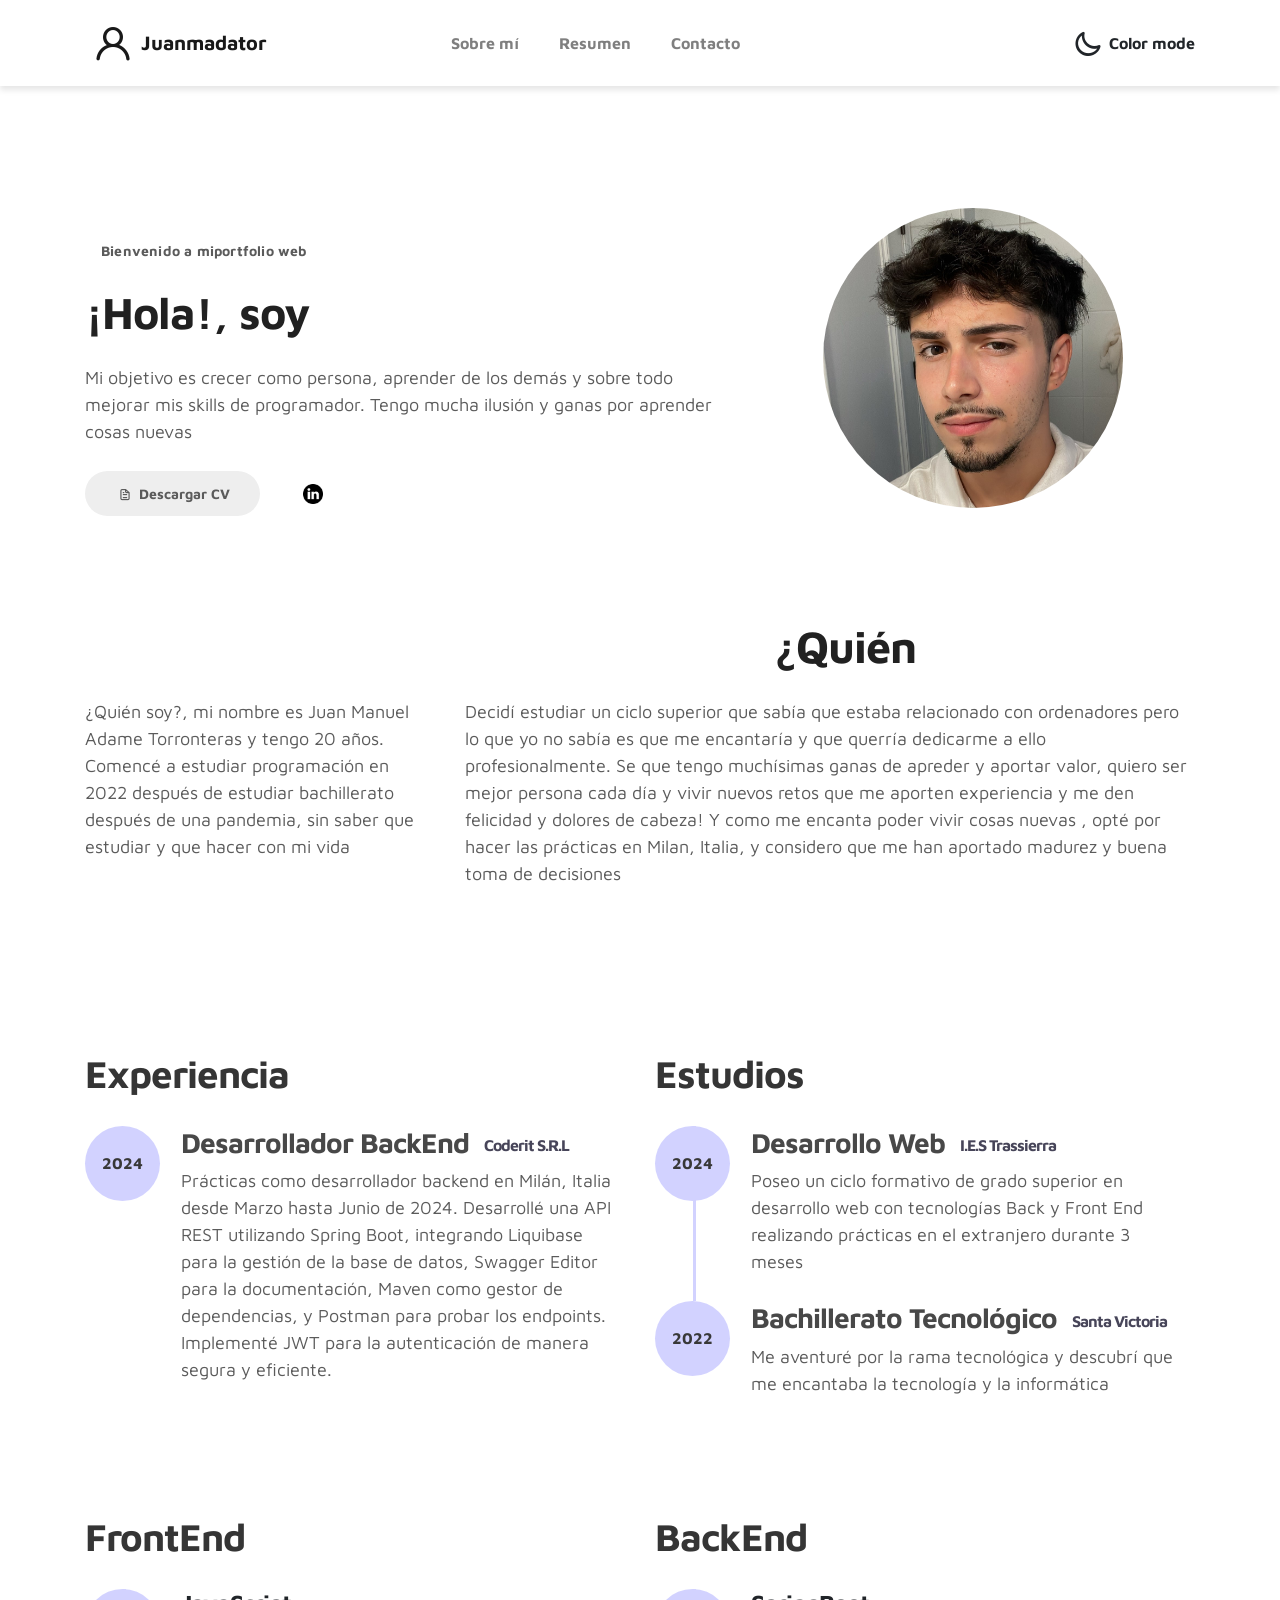
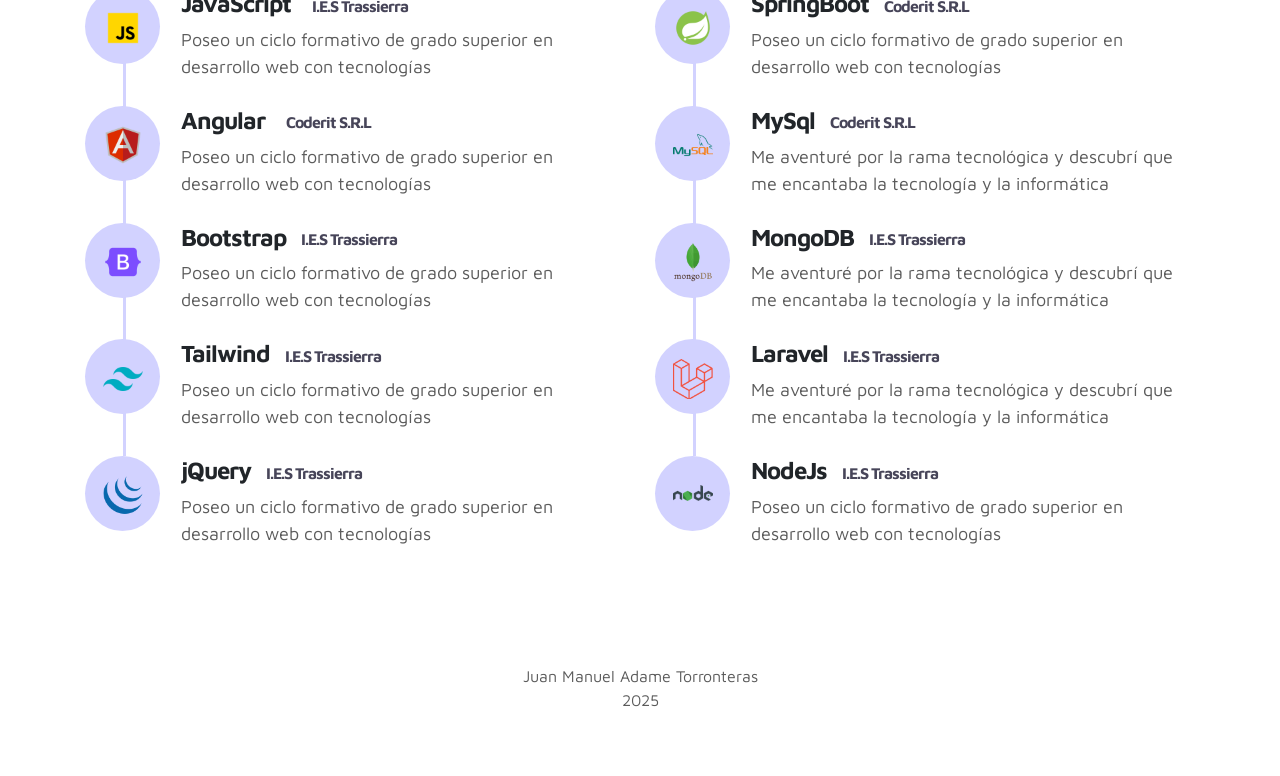
<file: index.html>
<!doctype html>
<html lang="en">
  <head>
    <meta charset="utf-8">
    <meta name="viewport" content="width=device-width, initial-scale=1, shrink-to-fit=no">
    <meta name="description" content="">
    <meta name="author" content="">

    <title>Juanmadator</title>

    <link rel="stylesheet" href="css/bootstrap.min.css">
    <link rel="stylesheet" href="css/unicons.css">
    <link rel="stylesheet" href="css/owl.carousel.min.css">
    <link rel="stylesheet" href="css/owl.theme.default.min.css">
<link rel="icon" href="./images/project/torre-de-pc.png" type="image/png">
    <!-- MAIN STYLE -->
    <link rel="stylesheet" href="css/tooplate-style.css">
    
<!--

Tooplate 2115 Marvel

https://www.tooplate.com/view/2115-marvel

-->
  </head>
  <body>

    <!-- MENU -->
    <nav class="navbar navbar-expand-sm navbar-light">
        <div class="container d-flex justify-content-between align-items-center">
            <a class="navbar-brand d-flex justify-content-between align-items-center" href="index.html"><i class='uil uil-user'></i> Juanmadator</a>

            <button class="navbar-toggler" type="button" data-toggle="collapse" data-target="#navbarNav" aria-controls="navbarNav" aria-expanded="false"
                aria-label="Toggle navigation">
                <span class="navbar-toggler-icon"></span>
                <span class="navbar-toggler-icon"></span>
                <span class="navbar-toggler-icon"></span>
            </button>

            <div class="collapse navbar-collapse" id="navbarNav">
                <ul class="navbar-nav mx-auto">
                    <li class="nav-item">
                        <a href="#about" class="nav-link"><span data-hover="Sobre mí">Sobre mí</span></a>
                    </li>
                 
                    <li class="nav-item">
                        <a href="#resume" class="nav-link"><span data-hover="Resumen">Resumen</span></a>
                    </li>
                    <li class="nav-item">
                        <a href="#contact" class="nav-link"><span data-hover="Contacto">Contacto</span></a>
                    </li>
                </ul>

                <ul class="navbar-nav ml-lg-auto">
                    <div class="ml-lg-4">
                      <div class="color-mode d-lg-flex justify-content-center align-items-center">
                        <i class="color-mode-icon"></i>
                        Color mode
                      </div>
                    </div>
                </ul>
            </div>
        </div>
    </nav>

    <!-- ABOUT -->
    <section class="about full-screen d-lg-flex justify-content-center align-items-center" id="about">
        <div class="container">
          <div class="row">
            <div class="col-lg-7 col-md-12 col-12 d-flex align-items-center">
                <div class="about-text">
                    <small class="small-text">Bienvenido a mi<span class="mobile-block">portfolio web</span></small>
                    <h1 class="animated animated-text">
                        <span class="mr-2">¡Hola!, soy</span>
                        <div class="animated-info">
                            <span class="animated-item">Juanma</span>
                            <span class="animated-item">Programador</span>
                            <span class="animated-item">Junior</span>
                        </div>
                    </h1>
                    <p>Mi objetivo es crecer como persona, aprender de los demás y sobre todo mejorar mis skills de programador. Tengo mucha ilusión y ganas por aprender cosas nuevas</p>
                    <div class="custom-btn-group mt-4">
                        <a href="./images/project/JuanManuelAdameTorronterasCVE.pdf" class="btn mr-lg-2 custom-btn"><i class='uil uil-file-alt'></i> Descargar CV</a>
                        <a href="https://www.linkedin.com/in/juanmadator/" class="btn custom-btn custom-btn-link icon-linkedin"><img src="./images/project/linkedin.png" alt=""></a>
                    </div>
                </div>
            </div>
        
            <div class="col-lg-5 col-md-12 col-12">
                <div class="about-image svg text-right imagen-yo"> <!-- Añadir la clase 'text-right' -->
                    <img src="images/undraw/D80F1618-5906-4A0D-BC56-962548410A5C.JPG" class="profile-img" alt="svg image">
                </div>
            </div>
        </div>
        
        </div>
    </section>

    <section class="info">
      <div class="container">
        <div class="row">

          <div class="col-12">
            <h1 class="animated animated-text quiero-ser">
              <span class="mr-2">¿Quién </span>
              <div class="animated-info">
                  <span class="animated-item">soy?</span>
                  <span class="animated-item">puedo ser?</span>
                  <span class="animated-item">quiero ser?</span>
              </div>
          </h1>
          </div>
          <!-- Columna de 1/3 en pantallas grandes -->
          <div class="col-lg-4 col-md-12">
           <p>¿Quién soy?, mi nombre es Juan Manuel Adame Torronteras y tengo 20 años. Comencé a estudiar programación en 2022 después de estudiar bachillerato después de una pandemia, sin saber que estudiar y que hacer con mi vida</p>
          </div>
    
          <!-- Columna de 2/3 en pantallas grandes -->
          <div class="col-lg-8 col-md-12">
            <p>Decidí estudiar un ciclo superior que sabía que estaba relacionado con ordenadores pero lo que yo no sabía es que me encantaría y que querría dedicarme a ello profesionalmente. Se que tengo muchísimas ganas de apreder y aportar valor, quiero ser mejor persona cada día y vivir nuevos retos que me aporten experiencia y me den felicidad y dolores de cabeza! Y como me encanta poder vivir cosas nuevas , opté por hacer las prácticas en Milan, Italia, y considero que me han aportado madurez y buena toma de decisiones</p>
          </div>
        </div>
      </div>
    </section>
    

    <!-- FEATURES -->
    <section class="resume py-5 d-lg-flex justify-content-center align-items-center" id="resume">
        <div class="container">
            <div class="row">

                <div class="col-lg-6 col-12">
                  <h2 class="mb-4">Experiencia</h2>

                    <div class="timeline">
                        <div class="timeline-wrapper">
                             <div class="timeline-yr">
                                  <span>2024</span>
                             </div>
                             <div class="timeline-info">
                                  <h3><span>Desarrollador BackEnd</span><small>Coderit S.R.L</small></h3>
                                  <p>Prácticas como desarrollador backend en Milán, Italia desde Marzo hasta Junio de 2024. Desarrollé una API REST utilizando Spring Boot, integrando Liquibase para la gestión de la base de datos, Swagger Editor para la documentación, Maven como gestor de dependencias, y Postman para probar los endpoints. Implementé JWT para la autenticación de manera segura y eficiente.</p>
                             </div>
                        </div>

                      

                    </div>
                </div>

                <div class="col-lg-6 col-12">
                  <h2 class="mb-4 mobile-mt-2">Estudios</h2>

                    <div class="timeline">
                        <div class="timeline-wrapper">
                             <div class="timeline-yr">
                                  <span>2024</span>
                             </div>
                             <div class="timeline-info">
                                  <h3><span>Desarrollo Web</span><small>I.E.S Trassierra</small></h3>
                                  <p>Poseo un ciclo formativo de grado superior en desarrollo web con tecnologías Back y Front End realizando prácticas en el extranjero durante 3 meses</p>
                             </div>
                        </div>

                        <div class="timeline-wrapper">
                            <div class="timeline-yr">
                                <span>2022</span>
                            </div>
                            <div class="timeline-info">
                                <h3><span>Bachillerato Tecnológico</span><small>Santa Victoria</small></h3>
                                <p>Me aventuré por la rama tecnológica y descubrí que me encantaba la tecnología y la informática</p>
                            </div>
                        </div>
                        
                      

                    </div>
                </div>
                
            </div>
        </div>
    </section>

    <section class="resume py-5 d-lg-flex justify-content-center align-items-center" id="resume">
      <div class="container">
          <div class="row">

              <div class="col-lg-6 col-12">
                <h2 class="mb-4">FrontEnd</h2>

                  <div class="timeline">

                    <div class="timeline-wrapper">
                      <div class="timeline-yr">
                           <span><img src="./images/project/icons8-javascript-240.png" alt=""></span>
                      </div>
                      <div class="timeline-info">
                           <h4><span>JavaScript</span> <small>I.E.S Trassierra</small></h3>
                           <p>Poseo un ciclo formativo de grado superior en desarrollo web con tecnologías </p>
                      </div>
                 </div>
                      <div class="timeline-wrapper">
                           <div class="timeline-yr">
                                <span><img src="./images/project/icons8-angular-240.png" alt=""></span>
                           </div>
                           <div class="timeline-info">
                                <h4><span>Angular</span> <small>Coderit S.R.L</small></h4>
                                <p>Poseo un ciclo formativo de grado superior en desarrollo web con tecnologías </p>
                           </div>
                      </div>


                      <div class="timeline-wrapper">
                        <div class="timeline-yr">
                             <span><img src="./images/project/icons8-oreja-240.png" alt=""></span>
                        </div>
                        <div class="timeline-info">
                             <h4><span>Bootstrap</span><small>I.E.S Trassierra</small></h4>
                             <p>Poseo un ciclo formativo de grado superior en desarrollo web con tecnologías </p>
                        </div>
                   </div>

                   <div class="timeline-wrapper">
                    <div class="timeline-yr">
                         <span><img src="./images/project/icons8-viento-de-cola-css-240.png" alt=""></span>
                    </div>
                    <div class="timeline-info">
                         <h4><span>Tailwind</span><small>I.E.S Trassierra</small></h3>
                         <p>Poseo un ciclo formativo de grado superior en desarrollo web con tecnologías </p>
                    </div>
               </div>

               <div class="timeline-wrapper">
                <div class="timeline-yr">
                     <span><img src="./images/project/jQuery.png" alt=""></span>
                </div>
                <div class="timeline-info">
                     <h4><span>jQuery</span><small>I.E.S Trassierra</small></h3>
                     <p>Poseo un ciclo formativo de grado superior en desarrollo web con tecnologías </p>
                </div>
           </div>
                    

                  </div>
              </div>

              <div class="col-lg-6 col-12">
                <h2 class="mb-4 mobile-mt-2">BackEnd</h2>

                  <div class="timeline">
                      <div class="timeline-wrapper">
                           <div class="timeline-yr">
                                <span><img src="./images/project/icons8-logotipo-de-primavera-240.png" alt=""></span>
                           </div>
                           <div class="timeline-info">
                                <h4><span>SpringBoot</span><small>Coderit S.R.L</small></h3>
                                <p>Poseo un ciclo formativo de grado superior en desarrollo web con tecnologías </p>
                           </div>
                      </div>

                      <div class="timeline-wrapper">
                          <div class="timeline-yr">
                              <span><img src="./images/project/icons8-mysql-240.png" alt=""></span>
                          </div>
                          <div class="timeline-info">
                              <h4><span>MySql</span><small>Coderit S.R.L</small></h3>
                              <p>Me aventuré por la rama tecnológica y descubrí que me encantaba la tecnología y la informática</p>
                          </div>
                      </div>


                      <div class="timeline-wrapper">
                        <div class="timeline-yr">
                            <span><img src="./images/project/mongodb_original_wordmark_logo_icon_146425.png" alt=""></span>
                        </div>
                        <div class="timeline-info">
                            <h4><span>MongoDB</span><small>I.E.S Trassierra</small></h3>
                            <p>Me aventuré por la rama tecnológica y descubrí que me encantaba la tecnología y la informática</p>
                        </div>
                    </div>


                      <div class="timeline-wrapper">
                        <div class="timeline-yr">
                            <span><img src="./images/project/Laravel.png" alt=""></span>
                        </div>
                        <div class="timeline-info">
                            <h4><span>Laravel</span><small>I.E.S Trassierra</small></h3>
                            <p>Me aventuré por la rama tecnológica y descubrí que me encantaba la tecnología y la informática</p>
                        </div>
                    </div>
                    

                    <div class="timeline-wrapper">
                      <div class="timeline-yr">
                           <span><img src="./images/project/icons8-nodejs-240.png" alt=""></span>
                      </div>
                      <div class="timeline-info">
                           <h4><span>NodeJs</span><small>I.E.S Trassierra</small></h3>
                           <p>Poseo un ciclo formativo de grado superior en desarrollo web con tecnologías </p>
                      </div>
                 </div>
                      
                    

                  </div>
              </div>
              
          </div>
      </div>
  </section>



 

    <!-- FOOTER -->
     <footer class="footer py-5">
          <div class="container">
               <div class="row">

                    <div class="col-lg-12 col-12">                                
                        <p class="copyright-text text-center">Juan Manuel Adame Torronteras <br> 2025 </p>
                    </div>
                    
               </div>
          </div>
     </footer>

    <script src="js/jquery-3.3.1.min.js"></script>
    <script src="js/popper.min.js"></script>
    <script src="js/bootstrap.min.js"></script>
    <script src="js/Headroom.js"></script>
    <script src="js/jQuery.headroom.js"></script>
    <script src="js/owl.carousel.min.js"></script>
    <script src="js/smoothscroll.js"></script>
    <script src="js/custom.js"></script>

  </body>
</html>
</file>
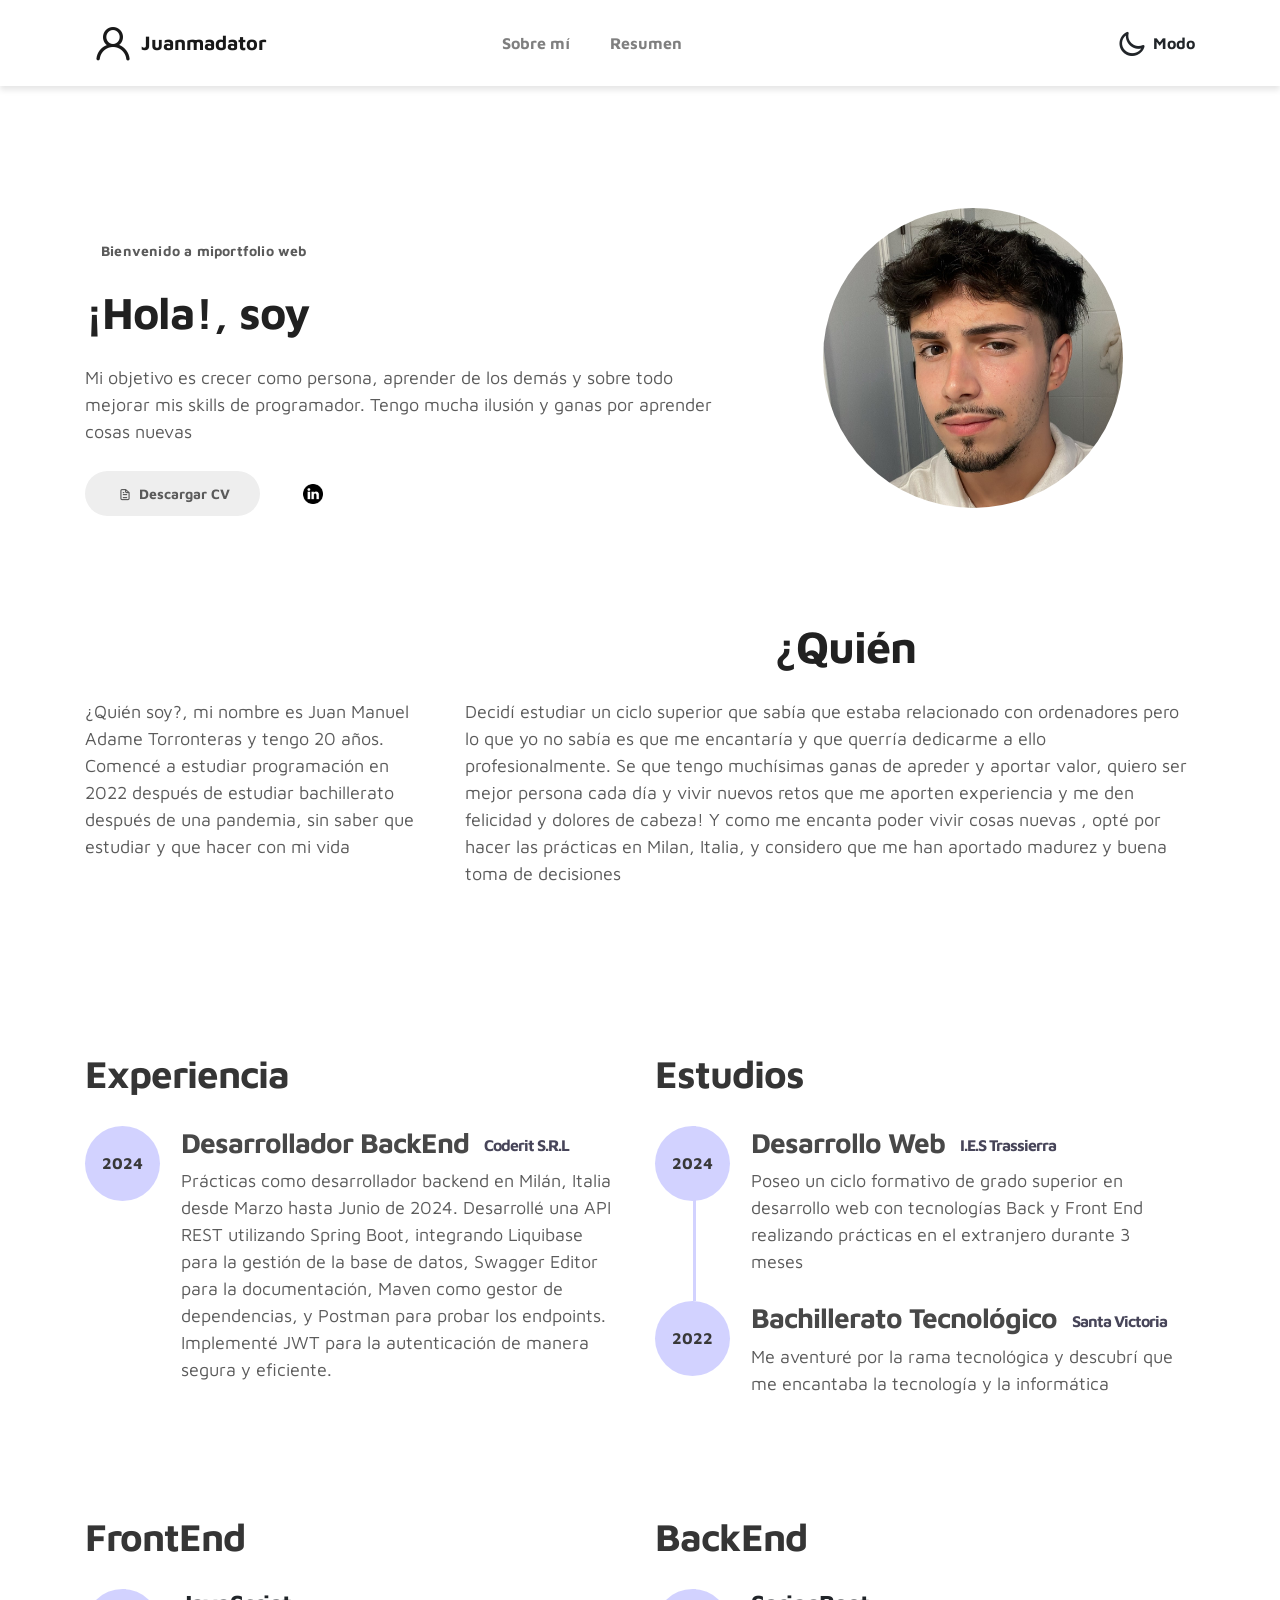
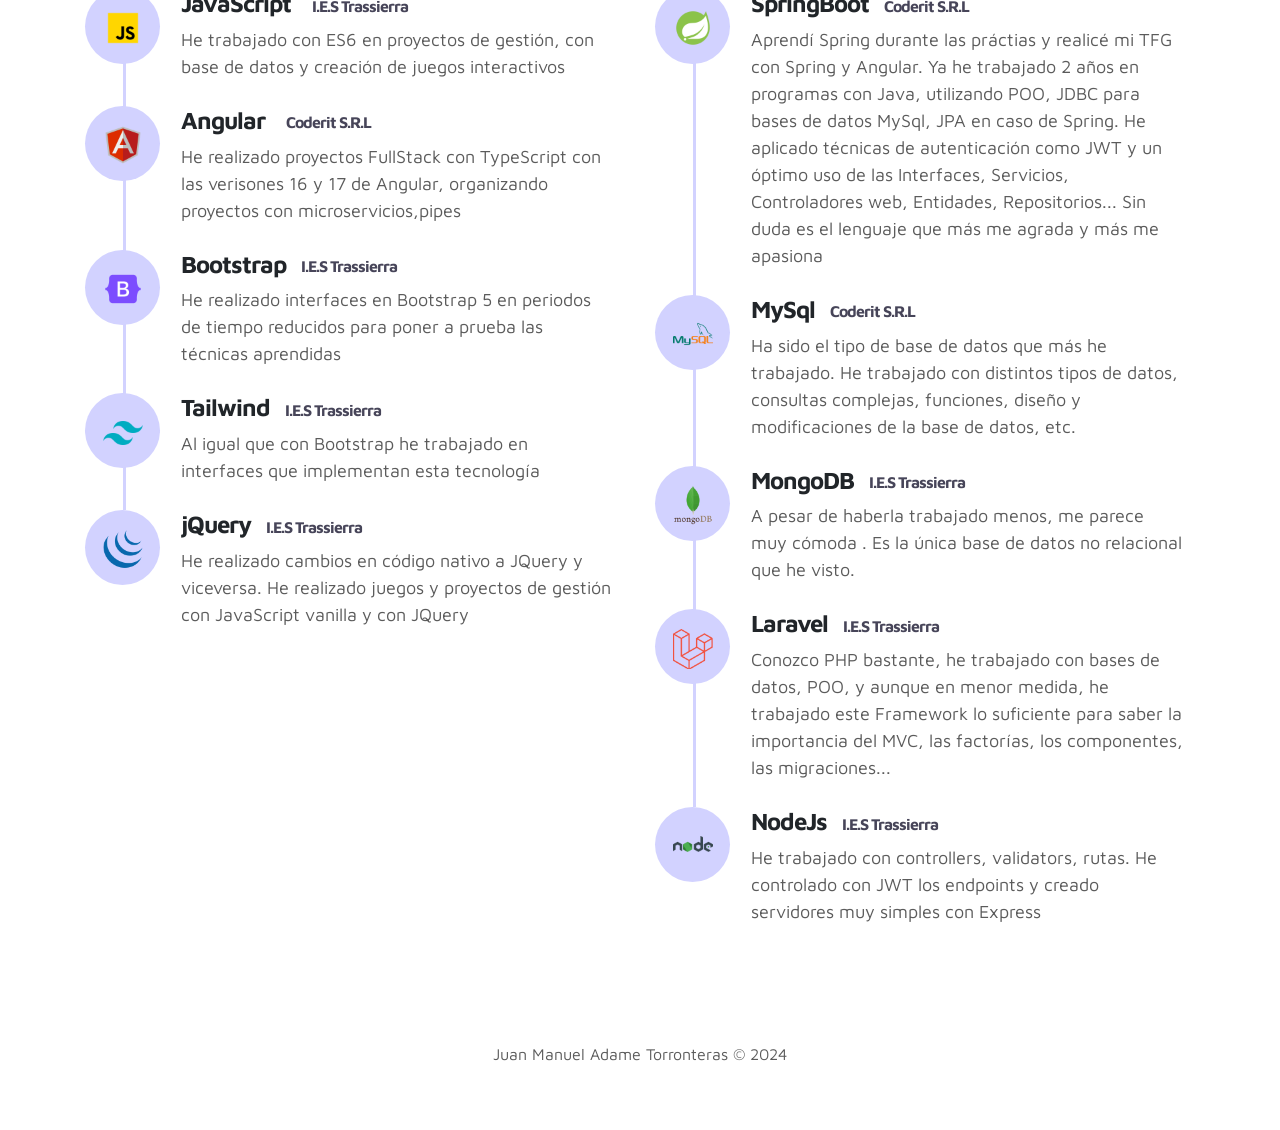
<file: portfolio-juanmadator-main/index.html>
<!doctype html>
<html lang="en">
  <head>
    <meta charset="utf-8">
    <meta name="viewport" content="width=device-width, initial-scale=1, shrink-to-fit=no">
    <meta name="description" content="">
    <meta name="author" content="">

    <title>Portfolio Juanmadator</title>

    <link rel="stylesheet" href="css/bootstrap.min.css">
    <link rel="stylesheet" href="css/unicons.css">
    <link rel="stylesheet" href="css/owl.carousel.min.css">
    <link rel="stylesheet" href="css/owl.theme.default.min.css">

    <!-- MAIN STYLE -->
    <link rel="stylesheet" href="css/tooplate-style.css">
    
<!--

Tooplate 2115 Marvel

https://www.tooplate.com/view/2115-marvel

-->
  </head>
  <body>

    <!-- MENU -->
    <nav class="navbar navbar-expand-sm navbar-light">
        <div class="container d-flex justify-content-between align-items-center">
            <a class="navbar-brand d-flex justify-content-between align-items-center" href="index.html"><i class='uil uil-user'></i> Juanmadator</a>

            <button class="navbar-toggler" type="button" data-toggle="collapse" data-target="#navbarNav" aria-controls="navbarNav" aria-expanded="false"
                aria-label="Toggle navigation">
                <span class="navbar-toggler-icon"></span>
                <span class="navbar-toggler-icon"></span>
                <span class="navbar-toggler-icon"></span>
            </button>

            <div class="collapse navbar-collapse" id="navbarNav">
                <ul class="navbar-nav mx-auto">
                    <li class="nav-item">
                        <a href="#about" class="nav-link"><span data-hover="Sobre mí">Sobre mí</span></a>
                    </li>
                 
                    <li class="nav-item">
                        <a href="#resume" class="nav-link"><span data-hover="Resumen">Resumen</span></a>
                    </li>
                    <!-- <li class="nav-item">
                        <a href="#contact" class="nav-link"><span data-hover="Contacto">Contacto</span></a>
                    </li> -->
                </ul>

                <ul class="navbar-nav ml-lg-auto">
                    <div class="ml-lg-4">
                      <div class="color-mode d-lg-flex justify-content-center align-items-center">
                        <i class="color-mode-icon"></i>
                        Modo
                      </div>
                    </div>
                </ul>
            </div>
        </div>
    </nav>

    <!-- ABOUT -->
    <section class="about full-screen d-lg-flex justify-content-center align-items-center" id="about">
        <div class="container">
          <div class="row">
            <div class="col-lg-7 col-md-12 col-12 d-flex align-items-center">
                <div class="about-text">
                    <small class="small-text">Bienvenido a mi<span class="mobile-block">portfolio web</span></small>
                    <h1 class="animated animated-text">
                        <span class="mr-2">¡Hola!, soy</span>
                        <div class="animated-info">
                            <span class="animated-item">Juanma</span>
                            <span class="animated-item">Programador</span>
                            <span class="animated-item">Junior</span>
                        </div>
                    </h1>
                    <p>Mi objetivo es crecer como persona, aprender de los demás y sobre todo mejorar mis skills de programador. Tengo mucha ilusión y ganas por aprender cosas nuevas</p>
                    <div class="custom-btn-group mt-4">
                        <a href="./images/project/AdameTorronterasJuanManuelCV.pdf" class="btn mr-lg-2 custom-btn"><i class='uil uil-file-alt'></i> Descargar CV</a>
                        <a href="https://www.linkedin.com/in/juanmadator/" class="btn custom-btn custom-btn-link icon-linkedin"><img src="./images/project/linkedin.png" alt=""></a>
                    </div>
                </div>
            </div>
        
            <div class="col-lg-5 col-md-12 col-12">
                <div class="about-image svg text-right imagen-yo"> <!-- Añadir la clase 'text-right' -->
                    <img src="images/undraw/D80F1618-5906-4A0D-BC56-962548410A5C.JPG" class="profile-img" alt="svg image">
                </div>
            </div>
        </div>
        
        </div>
    </section>

    <section class="info">
      <div class="container">
        <div class="row">

          <div class="col-12">
            <h1 class="animated animated-text quiero-ser">
              <span class="mr-2">¿Quién </span>
              <div class="animated-info">
                  <span class="animated-item">soy?</span>
                  <span class="animated-item">puedo ser?</span>
                  <span class="animated-item">quiero ser?</span>
              </div>
          </h1>
          </div>
          <!-- Columna de 1/3 en pantallas grandes -->
          <div class="col-lg-4 col-md-12">
           <p>¿Quién soy?, mi nombre es Juan Manuel Adame Torronteras y tengo 20 años. Comencé a estudiar programación en 2022 después de estudiar bachillerato después de una pandemia, sin saber que estudiar y que hacer con mi vida</p>
          </div>
    
          <!-- Columna de 2/3 en pantallas grandes -->
          <div class="col-lg-8 col-md-12">
            <p>Decidí estudiar un ciclo superior que sabía que estaba relacionado con ordenadores pero lo que yo no sabía es que me encantaría y que querría dedicarme a ello profesionalmente. Se que tengo muchísimas ganas de apreder y aportar valor, quiero ser mejor persona cada día y vivir nuevos retos que me aporten experiencia y me den felicidad y dolores de cabeza! Y como me encanta poder vivir cosas nuevas , opté por hacer las prácticas en Milan, Italia, y considero que me han aportado madurez y buena toma de decisiones</p>
          </div>
        </div>
      </div>
    </section>
    

    <!-- FEATURES -->
    <section class="resume py-5 d-lg-flex justify-content-center align-items-center" id="resume">
        <div class="container">
            <div class="row">

                <div class="col-lg-6 col-12">
                  <h2 class="mb-4">Experiencia</h2>

                    <div class="timeline">
                        <div class="timeline-wrapper">
                             <div class="timeline-yr">
                                  <span>2024</span>
                             </div>
                             <div class="timeline-info">
                                  <h3><span>Desarrollador BackEnd</span><small>Coderit S.R.L</small></h3>
                                  <p>Prácticas como desarrollador backend en Milán, Italia desde Marzo hasta Junio de 2024. Desarrollé una API REST utilizando Spring Boot, integrando Liquibase para la gestión de la base de datos, Swagger Editor para la documentación, Maven como gestor de dependencias, y Postman para probar los endpoints. Implementé JWT para la autenticación de manera segura y eficiente.</p>
                             </div>
                        </div>

                      

                    </div>
                </div>

                <div class="col-lg-6 col-12">
                  <h2 class="mb-4 mobile-mt-2">Estudios</h2>

                    <div class="timeline">
                        <div class="timeline-wrapper">
                             <div class="timeline-yr">
                                  <span>2024</span>
                             </div>
                             <div class="timeline-info">
                                  <h3><span>Desarrollo Web</span><small>I.E.S Trassierra</small></h3>
                                  <p>Poseo un ciclo formativo de grado superior en desarrollo web con tecnologías Back y Front End realizando prácticas en el extranjero durante 3 meses</p>
                             </div>
                        </div>

                        <div class="timeline-wrapper">
                            <div class="timeline-yr">
                                <span>2022</span>
                            </div>
                            <div class="timeline-info">
                                <h3><span>Bachillerato Tecnológico</span><small>Santa Victoria</small></h3>
                                <p>Me aventuré por la rama tecnológica y descubrí que me encantaba la tecnología y la informática</p>
                            </div>
                        </div>
                        
                      

                    </div>
                </div>
                
            </div>
        </div>
    </section>

    <section class="resume py-5 d-lg-flex justify-content-center align-items-center" id="resume">
      <div class="container">
          <div class="row">

              <div class="col-lg-6 col-12">
                <h2 class="mb-4">FrontEnd</h2>

                  <div class="timeline">

                    <div class="timeline-wrapper">
                      <div class="timeline-yr">
                           <span><img src="./images/project/icons8-javascript-240.png" alt=""></span>
                      </div>
                      <div class="timeline-info">
                           <h4><span>JavaScript</span> <small>I.E.S Trassierra</small></h3>
                           <p>He trabajado con ES6 en proyectos de gestión, con base de datos y creación de juegos interactivos</p>
                      </div>
                 </div>
                      <div class="timeline-wrapper">
                           <div class="timeline-yr">
                                <span><img src="./images/project/icons8-angular-240.png" alt=""></span>
                           </div>
                           <div class="timeline-info">
                                <h4><span>Angular</span> <small>Coderit S.R.L</small></h4>
                                <p>He realizado proyectos FullStack con TypeScript con las verisones 16 y 17 de Angular, organizando proyectos con microservicios,pipes</p>
                           </div>
                      </div>


                      <div class="timeline-wrapper">
                        <div class="timeline-yr">
                             <span><img src="./images/project/icons8-oreja-240.png" alt=""></span>
                        </div>
                        <div class="timeline-info">
                             <h4><span>Bootstrap</span><small>I.E.S Trassierra</small></h4>
                             <p>He realizado interfaces en Bootstrap 5 en periodos de tiempo reducidos para poner a prueba las técnicas aprendidas</p>
                        </div>
                   </div>

                   <div class="timeline-wrapper">
                    <div class="timeline-yr">
                         <span><img src="./images/project/icons8-viento-de-cola-css-240.png" alt=""></span>
                    </div>
                    <div class="timeline-info">
                         <h4><span>Tailwind</span><small>I.E.S Trassierra</small></h3>
                         <p>Al igual que con Bootstrap he trabajado en interfaces que implementan esta tecnología</p>
                    </div>
               </div>

               <div class="timeline-wrapper">
                <div class="timeline-yr">
                     <span><img src="./images/project/jQuery.png" alt=""></span>
                </div>
                <div class="timeline-info">
                     <h4><span>jQuery</span><small>I.E.S Trassierra</small></h3>
                     <p>He realizado cambios en código nativo a JQuery y viceversa. He realizado juegos y proyectos de gestión con JavaScript vanilla y con JQuery </p>
                </div>
           </div>
                    

                  </div>
              </div>

              <div class="col-lg-6 col-12">
                <h2 class="mb-4 mobile-mt-2">BackEnd</h2>

                  <div class="timeline">
                      <div class="timeline-wrapper">
                           <div class="timeline-yr">
                                <span><img src="./images/project/icons8-logotipo-de-primavera-240.png" alt=""></span>
                           </div>
                           <div class="timeline-info">
                                <h4><span>SpringBoot</span><small>Coderit S.R.L</small></h3>
                                <p>Aprendí Spring durante las práctias y realicé mi TFG con Spring y Angular. Ya he trabajado 2 años en programas con Java, utilizando POO, JDBC para bases de datos MySql, JPA en caso de Spring. He aplicado técnicas de autenticación como JWT y un óptimo uso de las Interfaces, Servicios, Controladores web, Entidades, Repositorios... Sin duda es el lenguaje que más me agrada y más me apasiona</p>
                           </div>
                      </div>

                      <div class="timeline-wrapper">
                          <div class="timeline-yr">
                              <span><img src="./images/project/icons8-mysql-240.png" alt=""></span>
                          </div>
                          <div class="timeline-info">
                              <h4><span>MySql</span><small>Coderit S.R.L</small></h3>
                              <p>Ha sido el tipo de base de datos que más he trabajado. He trabajado con distintos tipos de datos, consultas complejas, funciones, diseño y modificaciones de la base de datos, etc.</p>
                          </div>
                      </div>


                      <div class="timeline-wrapper">
                        <div class="timeline-yr">
                            <span><img src="./images/project/mongodb_original_wordmark_logo_icon_146425.png" alt=""></span>
                        </div>
                        <div class="timeline-info">
                            <h4><span>MongoDB</span><small>I.E.S Trassierra</small></h3>
                            <p>A pesar de haberla trabajado menos, me parece muy cómoda . Es la única base de datos no relacional que he visto.</p>
                        </div>
                    </div>


                      <div class="timeline-wrapper">
                        <div class="timeline-yr">
                            <span><img src="./images/project/Laravel.png" alt=""></span>
                        </div>
                        <div class="timeline-info">
                            <h4><span>Laravel</span><small>I.E.S Trassierra</small></h3>
                            <p>Conozco PHP bastante, he trabajado con bases de datos, POO, y aunque en menor medida, he trabajado este Framework lo suficiente para saber la importancia del MVC, las factorías, los componentes, las migraciones...</p>
                        </div>
                    </div>
                    

                    <div class="timeline-wrapper">
                      <div class="timeline-yr">
                           <span><img src="./images/project/icons8-nodejs-240.png" alt=""></span>
                      </div>
                      <div class="timeline-info">
                           <h4><span>NodeJs</span><small>I.E.S Trassierra</small></h3>
                           <p>He trabajado con controllers, validators, rutas. He controlado con JWT los endpoints y creado servidores muy simples con Express</p>
                      </div>
                 </div>
                      
                    

                  </div>
              </div>
              
          </div>
      </div>
  </section>



    <!-- CONTACT -->
    <!-- <section class="contact py-5" id="contact">
      <div class="container">
        <div class="row">
          <div class="col-lg-6 col-12 mx-auto">
            <div class="contact-form">
              <h1 class="mb-4 text-center">Contacto</h1>

                <div class="d-grid   mt-5">
                  <div class=" col-12 text-center">
                    <div id="logo-linkedin">
                      <img src="./images/project/linkedin.png" class="connect" alt="">
                    </div>
                  </div>

                 
                </div>
            </div>
          </div>

        </div>
      </div>
    </section> -->

    <!-- FOOTER -->
     <footer class="footer py-5">
          <div class="container">
               <div class="row">

                    <div class="col-lg-12 col-12">                                
                        <p class="copyright-text text-center">Juan Manuel Adame Torronteras &copy; 2024</p>
                    </div>
                    
               </div>
          </div>
     </footer>

    <script src="js/jquery-3.3.1.min.js"></script>
    <script src="js/popper.min.js"></script>
    <script src="js/bootstrap.min.js"></script>
    <script src="js/Headroom.js"></script>
    <script src="js/jQuery.headroom.js"></script>
    <script src="js/owl.carousel.min.js"></script>
    <script src="js/smoothscroll.js"></script>
    <script src="js/custom.js"></script>

  </body>
</html>
</file>
<file: css/unicons.css>
@font-face {
  font-family: 'unicons';
  src: url('../font/unicons.eot?42479262');
  src: url('../font/unicons.eot?42479262#iefix') format('embedded-opentype'),
       url('../font/unicons.woff2?42479262') format('woff2'),
       url('../font/unicons.woff?42479262') format('woff'),
       url('../font/unicons.ttf?42479262') format('truetype'),
       url('../font/unicons.svg?42479262#unicons') format('svg');
  font-weight: normal;
  font-style: normal;
}
/* Chrome hack: SVG is rendered more smooth in Windozze. 100% magic, uncomment if you need it. */
/* Note, that will break hinting! In other OS-es font will be not as sharp as it could be */
/*
@media screen and (-webkit-min-device-pixel-ratio:0) {
  @font-face {
    font-family: 'unicons';
    src: url('../font/unicons.svg?42479262#unicons') format('svg');
  }
}
*/
 
 [class^="uil-"]:before, [class*=" uil-"]:before {
  font-family: "unicons";
  font-style: normal;
  font-weight: normal;
  speak: none;
 
  display: inline-block;
  text-decoration: inherit;
  width: 1em;
  margin-right: .2em;
  text-align: center;
  /* opacity: .8; */
 
  /* For safety - reset parent styles, that can break glyph codes*/
  font-variant: normal;
  text-transform: none;
 
  /* fix buttons height, for twitter bootstrap */
  line-height: 1em;
 
  /* Animation center compensation - margins should be symmetric */
  /* remove if not needed */
  margin-left: .2em;
 
  /* you can be more comfortable with increased icons size */
  /* font-size: 120%; */
 
  /* Font smoothing. That was taken from TWBS */
  -webkit-font-smoothing: antialiased;
  -moz-osx-font-smoothing: grayscale;
 
  /* Uncomment for 3D effect */
  /* text-shadow: 1px 1px 1px rgba(127, 127, 127, 0.3); */
}
 
.uil-abacus:before { content: '\e800'; } /* '' */
.uil-accessible-icon-alt:before { content: '\e801'; } /* '' */
.uil-adjust-alt:before { content: '\e802'; } /* '' */
.uil-adjust-circle:before { content: '\e803'; } /* '' */
.uil-adjust-half:before { content: '\e804'; } /* '' */
.uil-adjust:before { content: '\e805'; } /* '' */
.uil-airplay:before { content: '\e806'; } /* '' */
.uil-align-alt:before { content: '\e807'; } /* '' */
.uil-align-center-alt:before { content: '\e808'; } /* '' */
.uil-align-center-h:before { content: '\e809'; } /* '' */
.uil-align-center-justify:before { content: '\e80a'; } /* '' */
.uil-align-center-v:before { content: '\e80b'; } /* '' */
.uil-align-center:before { content: '\e80c'; } /* '' */
.uil-align-justify:before { content: '\e80d'; } /* '' */
.uil-align-left-justify:before { content: '\e80e'; } /* '' */
.uil-align-left:before { content: '\e80f'; } /* '' */
.uil-align-letter-right:before { content: '\e810'; } /* '' */
.uil-align-right-justify:before { content: '\e811'; } /* '' */
.uil-align-right:before { content: '\e812'; } /* '' */
.uil-align:before { content: '\e813'; } /* '' */
.uil-ambulance:before { content: '\e814'; } /* '' */
.uil-analysis:before { content: '\e815'; } /* '' */
.uil-analytics:before { content: '\e816'; } /* '' */
.uil-anchor:before { content: '\e817'; } /* '' */
.uil-android-phone-slash:before { content: '\e818'; } /* '' */
.uil-angle-double-down:before { content: '\e819'; } /* '' */
.uil-angle-double-left:before { content: '\e81a'; } /* '' */
.uil-angle-double-right:before { content: '\e81b'; } /* '' */
.uil-angle-double-up:before { content: '\e81c'; } /* '' */
.uil-angle-down:before { content: '\e81d'; } /* '' */
.uil-angle-left:before { content: '\e81e'; } /* '' */
.uil-angle-right-b:before { content: '\e81f'; } /* '' */
.uil-angle-right:before { content: '\e820'; } /* '' */
.uil-angle-up:before { content: '\e821'; } /* '' */
.uil-annoyed-alt:before { content: '\e822'; } /* '' */
.uil-annoyed:before { content: '\e823'; } /* '' */
.uil-apps:before { content: '\e824'; } /* '' */
.uil-archive-alt:before { content: '\e825'; } /* '' */
.uil-archive:before { content: '\e826'; } /* '' */
.uil-arrow-break:before { content: '\e827'; } /* '' */
.uil-arrow-circle-down:before { content: '\e828'; } /* '' */
.uil-arrow-circle-left:before { content: '\e829'; } /* '' */
.uil-arrow-circle-right:before { content: '\e82a'; } /* '' */
.uil-arrow-circle-up:before { content: '\e82b'; } /* '' */
.uil-arrow-compress-h:before { content: '\e82c'; } /* '' */
.uil-arrow-down-left:before { content: '\e82d'; } /* '' */
.uil-arrow-down-right:before { content: '\e82e'; } /* '' */
.uil-arrow-down:before { content: '\e82f'; } /* '' */
.uil-arrow-from-right:before { content: '\e830'; } /* '' */
.uil-arrow-from-top:before { content: '\e831'; } /* '' */
.uil-arrow-growth:before { content: '\e832'; } /* '' */
.uil-arrow-left:before { content: '\e833'; } /* '' */
.uil-arrow-random:before { content: '\e834'; } /* '' */
.uil-arrow-resize-diagonal:before { content: '\e835'; } /* '' */
.uil-arrow-right:before { content: '\e836'; } /* '' */
.uil-arrow-to-bottom:before { content: '\e837'; } /* '' */
.uil-arrow-to-right:before { content: '\e838'; } /* '' */
.uil-arrow-up-left:before { content: '\e839'; } /* '' */
.uil-arrow-up-right:before { content: '\e83a'; } /* '' */
.uil-arrow-up:before { content: '\e83b'; } /* '' */
.uil-arrows-h-alt:before { content: '\e83c'; } /* '' */
.uil-arrows-h:before { content: '\e83d'; } /* '' */
.uil-arrows-left-down:before { content: '\e83e'; } /* '' */
.uil-arrows-maximize:before { content: '\e83f'; } /* '' */
.uil-arrows-merge:before { content: '\e840'; } /* '' */
.uil-arrows-resize-h:before { content: '\e841'; } /* '' */
.uil-arrows-resize-v:before { content: '\e842'; } /* '' */
.uil-arrows-resize:before { content: '\e843'; } /* '' */
.uil-arrows-right-down:before { content: '\e844'; } /* '' */
.uil-arrows-shrink-h:before { content: '\e845'; } /* '' */
.uil-arrows-shrink-v:before { content: '\e846'; } /* '' */
.uil-arrows-up-right:before { content: '\e847'; } /* '' */
.uil-arrows-v-alt:before { content: '\e848'; } /* '' */
.uil-arrows-v:before { content: '\e849'; } /* '' */
.uil-at:before { content: '\e84a'; } /* '' */
.uil-atm-card:before { content: '\e84b'; } /* '' */
.uil-atom:before { content: '\e84c'; } /* '' */
.uil-auto-flash:before { content: '\e84d'; } /* '' */
.uil-award-alt:before { content: '\e84e'; } /* '' */
.uil-award:before { content: '\e84f'; } /* '' */
.uil-baby-carriage:before { content: '\e850'; } /* '' */
.uil-backpack:before { content: '\e851'; } /* '' */
.uil-backspace:before { content: '\e852'; } /* '' */
.uil-backward:before { content: '\e853'; } /* '' */
.uil-bag-alt:before { content: '\e854'; } /* '' */
.uil-bag-slash:before { content: '\e855'; } /* '' */
.uil-bag:before { content: '\e856'; } /* '' */
.uil-ball:before { content: '\e857'; } /* '' */
.uil-ban:before { content: '\e858'; } /* '' */
.uil-bars:before { content: '\e859'; } /* '' */
.uil-basketball-hoop:before { content: '\e85a'; } /* '' */
.uil-basketball:before { content: '\e85b'; } /* '' */
.uil-battery-bolt:before { content: '\e85c'; } /* '' */
.uil-battery-empty:before { content: '\e85d'; } /* '' */
.uil-bed-double:before { content: '\e85e'; } /* '' */
.uil-bed:before { content: '\e85f'; } /* '' */
.uil-bell-school:before { content: '\e860'; } /* '' */
.uil-bell-slash:before { content: '\e861'; } /* '' */
.uil-bill:before { content: '\e862'; } /* '' */
.uil-bitcoin-circle:before { content: '\e863'; } /* '' */
.uil-bitcoin:before { content: '\e864'; } /* '' */
.uil-bluetooth-b:before { content: '\e865'; } /* '' */
.uil-bolt-alt:before { content: '\e866'; } /* '' */
.uil-bolt-slash:before { content: '\e867'; } /* '' */
.uil-bolt:before { content: '\e868'; } /* '' */
.uil-book-alt:before { content: '\e869'; } /* '' */
.uil-book-medical:before { content: '\e86a'; } /* '' */
.uil-book-open:before { content: '\e86b'; } /* '' */
.uil-book-reader:before { content: '\e86c'; } /* '' */
.uil-book:before { content: '\e86d'; } /* '' */
.uil-bookmark-full:before { content: '\e86e'; } /* '' */
.uil-bookmark:before { content: '\e86f'; } /* '' */
.uil-books:before { content: '\e870'; } /* '' */
.uil-boombox:before { content: '\e871'; } /* '' */
.uil-border-alt:before { content: '\e872'; } /* '' */
.uil-border-bottom:before { content: '\e873'; } /* '' */
.uil-border-clear:before { content: '\e874'; } /* '' */
.uil-border-horizontal:before { content: '\e875'; } /* '' */
.uil-border-inner:before { content: '\e876'; } /* '' */
.uil-border-left:before { content: '\e877'; } /* '' */
.uil-border-out:before { content: '\e878'; } /* '' */
.uil-border-right:before { content: '\e879'; } /* '' */
.uil-border-top:before { content: '\e87a'; } /* '' */
.uil-border-vertical:before { content: '\e87b'; } /* '' */
.uil-box:before { content: '\e87c'; } /* '' */
.uil-briefcase-alt:before { content: '\e87d'; } /* '' */
.uil-briefcase:before { content: '\e87e'; } /* '' */
.uil-bright:before { content: '\e87f'; } /* '' */
.uil-brightness-empty:before { content: '\e880'; } /* '' */
.uil-brightness-half:before { content: '\e881'; } /* '' */
.uil-brightness-low:before { content: '\e882'; } /* '' */
.uil-brightness-minus:before { content: '\e883'; } /* '' */
.uil-brightness-plus:before { content: '\e884'; } /* '' */
.uil-brightness:before { content: '\e885'; } /* '' */
.uil-bring-bottom:before { content: '\e886'; } /* '' */
.uil-bring-front:before { content: '\e887'; } /* '' */
.uil-brush-alt:before { content: '\e888'; } /* '' */
.uil-bug:before { content: '\e889'; } /* '' */
.uil-building:before { content: '\e88a'; } /* '' */
.uil-bullseye:before { content: '\e88b'; } /* '' */
.uil-bus-alt:before { content: '\e88c'; } /* '' */
.uil-bus-school:before { content: '\e88d'; } /* '' */
.uil-bus:before { content: '\e88e'; } /* '' */
.uil-calcualtor:before { content: '\e88f'; } /* '' */
.uil-calculator-alt:before { content: '\e890'; } /* '' */
.uil-calendar-alt:before { content: '\e891'; } /* '' */
.uil-calendar-slash:before { content: '\e892'; } /* '' */
.uil-calender:before { content: '\e893'; } /* '' */
.uil-calling:before { content: '\e894'; } /* '' */
.uil-camera-plus:before { content: '\e895'; } /* '' */
.uil-camera-slash:before { content: '\e896'; } /* '' */
.uil-camera:before { content: '\e897'; } /* '' */
.uil-cancel:before { content: '\e898'; } /* '' */
.uil-capsule:before { content: '\e899'; } /* '' */
.uil-capture:before { content: '\e89a'; } /* '' */
.uil-car-sideview:before { content: '\e89b'; } /* '' */
.uil-car-slash:before { content: '\e89c'; } /* '' */
.uil-car-wash:before { content: '\e89d'; } /* '' */
.uil-car:before { content: '\e89e'; } /* '' */
.uil-card-atm:before { content: '\e89f'; } /* '' */
.uil-caret-right:before { content: '\e8a0'; } /* '' */
.uil-cart:before { content: '\e8a1'; } /* '' */
.uil-cell:before { content: '\e8a2'; } /* '' */
.uil-celsius:before { content: '\e8a3'; } /* '' */
.uil-chart-bar-alt:before { content: '\e8a4'; } /* '' */
.uil-chart-bar:before { content: '\e8a5'; } /* '' */
.uil-chart-down:before { content: '\e8a6'; } /* '' */
.uil-chart-growth-alt:before { content: '\e8a7'; } /* '' */
.uil-chart-growth:before { content: '\e8a8'; } /* '' */
.uil-chart-line:before { content: '\e8a9'; } /* '' */
.uil-chart-pie-alt:before { content: '\e8aa'; } /* '' */
.uil-chart-pie:before { content: '\e8ab'; } /* '' */
.uil-chart:before { content: '\e8ac'; } /* '' */
.uil-chat-bubble-user:before { content: '\e8ad'; } /* '' */
.uil-chat-info:before { content: '\e8ae'; } /* '' */
.uil-chat:before { content: '\e8af'; } /* '' */
.uil-check-circle:before { content: '\e8b0'; } /* '' */
.uil-check-square:before { content: '\e8b1'; } /* '' */
.uil-check:before { content: '\e8b2'; } /* '' */
.uil-circle-layer:before { content: '\e8b3'; } /* '' */
.uil-circle:before { content: '\e8b4'; } /* '' */
.uil-circuit:before { content: '\e8b5'; } /* '' */
.uil-clapper-board:before { content: '\e8b6'; } /* '' */
.uil-clipboard-alt:before { content: '\e8b7'; } /* '' */
.uil-clipboard-blank:before { content: '\e8b8'; } /* '' */
.uil-clipboard-notes:before { content: '\e8b9'; } /* '' */
.uil-clipboard:before { content: '\e8ba'; } /* '' */
.uil-clock-eight:before { content: '\e8bb'; } /* '' */
.uil-clock-five:before { content: '\e8bc'; } /* '' */
.uil-clock-nine:before { content: '\e8bd'; } /* '' */
.uil-clock-seven:before { content: '\e8be'; } /* '' */
.uil-clock-ten:before { content: '\e8bf'; } /* '' */
.uil-clock-three:before { content: '\e8c0'; } /* '' */
.uil-clock-two:before { content: '\e8c1'; } /* '' */
.uil-clock:before { content: '\e8c2'; } /* '' */
.uil-closed-captioning:before { content: '\e8c3'; } /* '' */
.uil-cloud-block:before { content: '\e8c4'; } /* '' */
.uil-cloud-bookmark:before { content: '\e8c5'; } /* '' */
.uil-cloud-check:before { content: '\e8c6'; } /* '' */
.uil-cloud-computing:before { content: '\e8c7'; } /* '' */
.uil-cloud-data-connection:before { content: '\e8c8'; } /* '' */
.uil-cloud-database-tree:before { content: '\e8c9'; } /* '' */
.uil-cloud-download:before { content: '\e8ca'; } /* '' */
.uil-cloud-drizzle:before { content: '\e8cb'; } /* '' */
.uil-cloud-exclamation:before { content: '\e8cc'; } /* '' */
.uil-cloud-hail:before { content: '\e8cd'; } /* '' */
.uil-cloud-heart:before { content: '\e8ce'; } /* '' */
.uil-cloud-info:before { content: '\e8cf'; } /* '' */
.uil-cloud-lock:before { content: '\e8d0'; } /* '' */
.uil-cloud-meatball:before { content: '\e8d1'; } /* '' */
.uil-cloud-moon-hail:before { content: '\e8d2'; } /* '' */
.uil-cloud-moon-meatball:before { content: '\e8d3'; } /* '' */
.uil-cloud-moon-rain:before { content: '\e8d4'; } /* '' */
.uil-cloud-moon-showers:before { content: '\e8d5'; } /* '' */
.uil-cloud-moon:before { content: '\e8d6'; } /* '' */
.uil-cloud-question:before { content: '\e8d7'; } /* '' */
.uil-cloud-rain-sun:before { content: '\e8d8'; } /* '' */
.uil-cloud-rain:before { content: '\e8d9'; } /* '' */
.uil-cloud-redo:before { content: '\e8da'; } /* '' */
.uil-cloud-set:before { content: '\e8db'; } /* '' */
.uil-cloud-share:before { content: '\e8dc'; } /* '' */
.uil-cloud-shield:before { content: '\e8dd'; } /* '' */
.uil-cloud-showers-alt:before { content: '\e8de'; } /* '' */
.uil-cloud-showers-heavy:before { content: '\e8df'; } /* '' */
.uil-cloud-showers:before { content: '\e8e0'; } /* '' */
.uil-cloud-slash:before { content: '\e8e1'; } /* '' */
.uil-cloud-sun-hail:before { content: '\e8e2'; } /* '' */
.uil-cloud-sun-meatball:before { content: '\e8e3'; } /* '' */
.uil-cloud-sun-rain-alt:before { content: '\e8e4'; } /* '' */
.uil-cloud-sun-rain:before { content: '\e8e5'; } /* '' */
.uil-cloud-sun-tear:before { content: '\e8e6'; } /* '' */
.uil-cloud-sun:before { content: '\e8e7'; } /* '' */
.uil-cloud-times:before { content: '\e8e8'; } /* '' */
.uil-cloud-unlock:before { content: '\e8e9'; } /* '' */
.uil-cloud-upload:before { content: '\e8ea'; } /* '' */
.uil-cloud-wifi:before { content: '\e8eb'; } /* '' */
.uil-cloud-wind:before { content: '\e8ec'; } /* '' */
.uil-cloud:before { content: '\e8ed'; } /* '' */
.uil-clouds:before { content: '\e8ee'; } /* '' */
.uil-club:before { content: '\e8ef'; } /* '' */
.uil-code:before { content: '\e8f0'; } /* '' */
.uil-coffee:before { content: '\e8f1'; } /* '' */
.uil-cog:before { content: '\e8f2'; } /* '' */
.uil-coins:before { content: '\e8f3'; } /* '' */
.uil-columns:before { content: '\e8f4'; } /* '' */
.uil-comment-alt-block:before { content: '\e8f5'; } /* '' */
.uil-comment-alt-chart-lines:before { content: '\e8f6'; } /* '' */
.uil-comment-alt-check:before { content: '\e8f7'; } /* '' */
.uil-comment-alt-dots:before { content: '\e8f8'; } /* '' */
.uil-comment-alt-download:before { content: '\e8f9'; } /* '' */
.uil-comment-alt-edit:before { content: '\e8fa'; } /* '' */
.uil-comment-alt-exclamation:before { content: '\e8fb'; } /* '' */
.uil-comment-alt-heart:before { content: '\e8fc'; } /* '' */
.uil-comment-alt-image:before { content: '\e8fd'; } /* '' */
.uil-comment-alt-info:before { content: '\e8fe'; } /* '' */
.uil-comment-alt-lines:before { content: '\e8ff'; } /* '' */
.uil-comment-alt-lock:before { content: '\e900'; } /* '' */
.uil-comment-alt-medical:before { content: '\e901'; } /* '' */
.uil-comment-alt-message:before { content: '\e902'; } /* '' */
.uil-comment-alt-notes:before { content: '\e903'; } /* '' */
.uil-comment-alt-plus:before { content: '\e904'; } /* '' */
.uil-comment-alt-question:before { content: '\e905'; } /* '' */
.uil-comment-alt-redo:before { content: '\e906'; } /* '' */
.uil-comment-alt-search:before { content: '\e907'; } /* '' */
.uil-comment-alt-share:before { content: '\e908'; } /* '' */
.uil-comment-alt-shield:before { content: '\e909'; } /* '' */
.uil-comment-alt-upload:before { content: '\e90a'; } /* '' */
.uil-comment-alt-verify:before { content: '\e90b'; } /* '' */
.uil-comment-alt:before { content: '\e90c'; } /* '' */
.uil-comment-block:before { content: '\e90d'; } /* '' */
.uil-comment-chart-line:before { content: '\e90e'; } /* '' */
.uil-comment-check:before { content: '\e90f'; } /* '' */
.uil-comment-dots:before { content: '\e910'; } /* '' */
.uil-comment-download:before { content: '\e911'; } /* '' */
.uil-comment-edit:before { content: '\e912'; } /* '' */
.uil-comment-exclamation:before { content: '\e913'; } /* '' */
.uil-comment-heart:before { content: '\e914'; } /* '' */
.uil-comment-image:before { content: '\e915'; } /* '' */
.uil-comment-info-alt:before { content: '\e916'; } /* '' */
.uil-comment-info:before { content: '\e917'; } /* '' */
.uil-comment-lines:before { content: '\e918'; } /* '' */
.uil-comment-lock:before { content: '\e919'; } /* '' */
.uil-comment-medical:before { content: '\e91a'; } /* '' */
.uil-comment-message:before { content: '\e91b'; } /* '' */
.uil-comment-notes:before { content: '\e91c'; } /* '' */
.uil-comment-plus:before { content: '\e91d'; } /* '' */
.uil-comment-question:before { content: '\e91e'; } /* '' */
.uil-comment-redo:before { content: '\e91f'; } /* '' */
.uil-comment-search:before { content: '\e920'; } /* '' */
.uil-comment-share:before { content: '\e921'; } /* '' */
.uil-comment-shield:before { content: '\e922'; } /* '' */
.uil-comment-slash:before { content: '\e923'; } /* '' */
.uil-comment-upload:before { content: '\e924'; } /* '' */
.uil-comment-verify:before { content: '\e925'; } /* '' */
.uil-comment:before { content: '\e926'; } /* '' */
.uil-comments-alt:before { content: '\e927'; } /* '' */
.uil-comments:before { content: '\e928'; } /* '' */
.uil-commnet-alt-slash:before { content: '\e929'; } /* '' */
.uil-compact-disc:before { content: '\e92a'; } /* '' */
.uil-compass:before { content: '\e92b'; } /* '' */
.uil-compress-alt-left:before { content: '\e92c'; } /* '' */
.uil-compress-alt:before { content: '\e92d'; } /* '' */
.uil-compress-arrows:before { content: '\e92e'; } /* '' */
.uil-compress-lines:before { content: '\e92f'; } /* '' */
.uil-compress-point:before { content: '\e930'; } /* '' */
.uil-compress-v:before { content: '\e931'; } /* '' */
.uil-compress:before { content: '\e932'; } /* '' */
.uil-computer-mouse:before { content: '\e933'; } /* '' */
.uil-confused:before { content: '\e934'; } /* '' */
.uil-constructor:before { content: '\e935'; } /* '' */
.uil-copy-alt:before { content: '\e936'; } /* '' */
.uil-copy-landscape:before { content: '\e937'; } /* '' */
.uil-copy:before { content: '\e938'; } /* '' */
.uil-copyright:before { content: '\e939'; } /* '' */
.uil-corner-down-left:before { content: '\e93a'; } /* '' */
.uil-corner-down-right-alt:before { content: '\e93b'; } /* '' */
.uil-corner-down-right:before { content: '\e93c'; } /* '' */
.uil-corner-left-down:before { content: '\e93d'; } /* '' */
.uil-corner-right-down:before { content: '\e93e'; } /* '' */
.uil-corner-up-left-alt:before { content: '\e93f'; } /* '' */
.uil-corner-up-left:before { content: '\e940'; } /* '' */
.uil-corner-up-right-alt:before { content: '\e941'; } /* '' */
.uil-corner-up-right:before { content: '\e942'; } /* '' */
.uil-creative-commons-pd-alt:before { content: '\e943'; } /* '' */
.uil-creative-commons-pd:before { content: '\e944'; } /* '' */
.uil-crockery:before { content: '\e945'; } /* '' */
.uil-crop-alt-rotate-left:before { content: '\e946'; } /* '' */
.uil-crop-alt-rotate-right:before { content: '\e947'; } /* '' */
.uil-crop-alt:before { content: '\e948'; } /* '' */
.uil-crosshair-alt:before { content: '\e949'; } /* '' */
.uil-crosshair:before { content: '\e94a'; } /* '' */
.uil-crosshairs:before { content: '\e94b'; } /* '' */
.uil-cube:before { content: '\e94c'; } /* '' */
.uil-data-sharing:before { content: '\e94d'; } /* '' */
.uil-database-alt:before { content: '\e94e'; } /* '' */
.uil-database:before { content: '\e94f'; } /* '' */
.uil-desert:before { content: '\e950'; } /* '' */
.uil-desktop-alt-slash:before { content: '\e951'; } /* '' */
.uil-desktop-alt:before { content: '\e952'; } /* '' */
.uil-desktop-cloud-alt:before { content: '\e953'; } /* '' */
.uil-desktop-slash:before { content: '\e954'; } /* '' */
.uil-desktop:before { content: '\e955'; } /* '' */
.uil-dialpad-alt:before { content: '\e956'; } /* '' */
.uil-dialpad:before { content: '\e957'; } /* '' */
.uil-diamond:before { content: '\e958'; } /* '' */
.uil-diary-alt:before { content: '\e959'; } /* '' */
.uil-diary:before { content: '\e95a'; } /* '' */
.uil-dice-five:before { content: '\e95b'; } /* '' */
.uil-dice-four:before { content: '\e95c'; } /* '' */
.uil-dice-one:before { content: '\e95d'; } /* '' */
.uil-dice-six:before { content: '\e95e'; } /* '' */
.uil-dice-three:before { content: '\e95f'; } /* '' */
.uil-dice-two:before { content: '\e960'; } /* '' */
.uil-direction:before { content: '\e961'; } /* '' */
.uil-directions:before { content: '\e962'; } /* '' */
.uil-dizzy-meh:before { content: '\e963'; } /* '' */
.uil-dna:before { content: '\e964'; } /* '' */
.uil-document-layout-center:before { content: '\e965'; } /* '' */
.uil-document-layout-left:before { content: '\e966'; } /* '' */
.uil-document-layout-right:before { content: '\e967'; } /* '' */
.uil-document:before { content: '\e968'; } /* '' */
.uil-dollar-alt:before { content: '\e969'; } /* '' */
.uil-dollar-sign-alt:before { content: '\e96a'; } /* '' */
.uil-dollar-sign:before { content: '\e96b'; } /* '' */
.uil-down-arrow:before { content: '\e96c'; } /* '' */
.uil-download-alt:before { content: '\e96d'; } /* '' */
.uil-dribbble:before { content: '\e96e'; } /* '' */
.uil-drill:before { content: '\e96f'; } /* '' */
.uil-dropbox:before { content: '\e970'; } /* '' */
.uil-dumbbell:before { content: '\e971'; } /* '' */
.uil-edit-alt:before { content: '\e972'; } /* '' */
.uil-edit:before { content: '\e973'; } /* '' */
.uil-ellipsis-h:before { content: '\e974'; } /* '' */
.uil-ellipsis-v:before { content: '\e975'; } /* '' */
.uil-emoji:before { content: '\e976'; } /* '' */
.uil-enter:before { content: '\e977'; } /* '' */
.uil-entry:before { content: '\e978'; } /* '' */
.uil-envelope-add:before { content: '\e979'; } /* '' */
.uil-envelope-alt:before { content: '\e97a'; } /* '' */
.uil-envelope-block:before { content: '\e97b'; } /* '' */
.uil-envelope-bookmark:before { content: '\e97c'; } /* '' */
.uil-envelope-check:before { content: '\e97d'; } /* '' */
.uil-envelope-download-alt:before { content: '\e97e'; } /* '' */
.uil-envelope-download:before { content: '\e97f'; } /* '' */
.uil-envelope-edit:before { content: '\e980'; } /* '' */
.uil-envelope-exclamation:before { content: '\e981'; } /* '' */
.uil-envelope-heart:before { content: '\e982'; } /* '' */
.uil-envelope-info:before { content: '\e983'; } /* '' */
.uil-envelope-lock:before { content: '\e984'; } /* '' */
.uil-envelope-minus:before { content: '\e985'; } /* '' */
.uil-envelope-open:before { content: '\e986'; } /* '' */
.uil-envelope-question:before { content: '\e987'; } /* '' */
.uil-envelope-receive:before { content: '\e988'; } /* '' */
.uil-envelope-redo:before { content: '\e989'; } /* '' */
.uil-envelope-search:before { content: '\e98a'; } /* '' */
.uil-envelope-send:before { content: '\e98b'; } /* '' */
.uil-envelope-share:before { content: '\e98c'; } /* '' */
.uil-envelope-shield:before { content: '\e98d'; } /* '' */
.uil-envelope-star:before { content: '\e98e'; } /* '' */
.uil-envelope-times:before { content: '\e98f'; } /* '' */
.uil-envelope-upload-alt:before { content: '\e990'; } /* '' */
.uil-envelope-upload:before { content: '\e991'; } /* '' */
.uil-envelope:before { content: '\e992'; } /* '' */
.uil-envelopes:before { content: '\e993'; } /* '' */
.uil-equal-circle:before { content: '\e994'; } /* '' */
.uil-euro-circle:before { content: '\e995'; } /* '' */
.uil-euro:before { content: '\e996'; } /* '' */
.uil-exchange-alt:before { content: '\e997'; } /* '' */
.uil-exchange:before { content: '\e998'; } /* '' */
.uil-exclamation-circle:before { content: '\e999'; } /* '' */
.uil-exclamation-octagon:before { content: '\e99a'; } /* '' */
.uil-exclamation-triangle:before { content: '\e99b'; } /* '' */
.uil-exclude:before { content: '\e99c'; } /* '' */
.uil-exit:before { content: '\e99d'; } /* '' */
.uil-expand-alt:before { content: '\e99e'; } /* '' */
.uil-expand-arrows-alt:before { content: '\e99f'; } /* '' */
.uil-expand-arrows:before { content: '\e9a0'; } /* '' */
.uil-expand-from-corner:before { content: '\e9a1'; } /* '' */
.uil-expand-left:before { content: '\e9a2'; } /* '' */
.uil-export:before { content: '\e9a3'; } /* '' */
.uil-exposure-alt:before { content: '\e9a4'; } /* '' */
.uil-exposure-increase:before { content: '\e9a5'; } /* '' */
.uil-external-link-alt:before { content: '\e9a6'; } /* '' */
.uil-eye-slash:before { content: '\e9a7'; } /* '' */
.uil-eye:before { content: '\e9a8'; } /* '' */
.uil-facebook:before { content: '\e9a9'; } /* '' */
.uil-fahrenheit:before { content: '\e9aa'; } /* '' */
.uil-fast-mail-alt:before { content: '\e9ab'; } /* '' */
.uil-fast-mail:before { content: '\e9ac'; } /* '' */
.uil-favorite:before { content: '\e9ad'; } /* '' */
.uil-feedback:before { content: '\e9ae'; } /* '' */
.uil-file-alt:before { content: '\e9af'; } /* '' */
.uil-file-blank:before { content: '\e9b0'; } /* '' */
.uil-file-block-alt:before { content: '\e9b1'; } /* '' */
.uil-file-bookmark-alt:before { content: '\e9b2'; } /* '' */
.uil-file-check-alt:before { content: '\e9b3'; } /* '' */
.uil-file-check:before { content: '\e9b4'; } /* '' */
.uil-file-contract-dollar:before { content: '\e9b5'; } /* '' */
.uil-file-copy-alt:before { content: '\e9b6'; } /* '' */
.uil-file-download-alt:before { content: '\e9b7'; } /* '' */
.uil-file-download:before { content: '\e9b8'; } /* '' */
.uil-file-edit-alt:before { content: '\e9b9'; } /* '' */
.uil-file-exclamation-alt:before { content: '\e9ba'; } /* '' */
.uil-file-exclamation:before { content: '\e9bb'; } /* '' */
.uil-file-heart:before { content: '\e9bc'; } /* '' */
.uil-file-info-alt:before { content: '\e9bd'; } /* '' */
.uil-file-landscape-alt:before { content: '\e9be'; } /* '' */
.uil-file-landscape:before { content: '\e9bf'; } /* '' */
.uil-file-lanscape-slash:before { content: '\e9c0'; } /* '' */
.uil-file-lock-alt:before { content: '\e9c1'; } /* '' */
.uil-file-medical-alt:before { content: '\e9c2'; } /* '' */
.uil-file-medical:before { content: '\e9c3'; } /* '' */
.uil-file-minus-alt:before { content: '\e9c4'; } /* '' */
.uil-file-minus:before { content: '\e9c5'; } /* '' */
.uil-file-network:before { content: '\e9c6'; } /* '' */
.uil-file-plus-alt:before { content: '\e9c7'; } /* '' */
.uil-file-plus:before { content: '\e9c8'; } /* '' */
.uil-file-question-alt:before { content: '\e9c9'; } /* '' */
.uil-file-question:before { content: '\e9ca'; } /* '' */
.uil-file-redo-alt:before { content: '\e9cb'; } /* '' */
.uil-file-search-alt:before { content: '\e9cc'; } /* '' */
.uil-file-share-alt:before { content: '\e9cd'; } /* '' */
.uil-file-shield-alt:before { content: '\e9ce'; } /* '' */
.uil-file-slash:before { content: '\e9cf'; } /* '' */
.uil-file-times-alt:before { content: '\e9d0'; } /* '' */
.uil-file-times:before { content: '\e9d1'; } /* '' */
.uil-file-upload-alt:before { content: '\e9d2'; } /* '' */
.uil-file-upload:before { content: '\e9d3'; } /* '' */
.uil-file:before { content: '\e9d4'; } /* '' */
.uil-files-landscapes-alt:before { content: '\e9d5'; } /* '' */
.uil-files-landscapes:before { content: '\e9d6'; } /* '' */
.uil-film:before { content: '\e9d7'; } /* '' */
.uil-filter-slash:before { content: '\e9d8'; } /* '' */
.uil-filter:before { content: '\e9d9'; } /* '' */
.uil-flask-potion:before { content: '\e9da'; } /* '' */
.uil-flask:before { content: '\e9db'; } /* '' */
.uil-flip-h-alt:before { content: '\e9dc'; } /* '' */
.uil-flip-h:before { content: '\e9dd'; } /* '' */
.uil-flip-v-alt:before { content: '\e9de'; } /* '' */
.uil-flip-v:before { content: '\e9df'; } /* '' */
.uil-flower:before { content: '\e9e0'; } /* '' */
.uil-focus-add:before { content: '\e9e1'; } /* '' */
.uil-focus-target:before { content: '\e9e2'; } /* '' */
.uil-focus:before { content: '\e9e3'; } /* '' */
.uil-folder-check:before { content: '\e9e4'; } /* '' */
.uil-folder-download:before { content: '\e9e5'; } /* '' */
.uil-folder-exclamation:before { content: '\e9e6'; } /* '' */
.uil-folder-heart:before { content: '\e9e7'; } /* '' */
.uil-folder-info:before { content: '\e9e8'; } /* '' */
.uil-folder-lock:before { content: '\e9e9'; } /* '' */
.uil-folder-medical:before { content: '\e9ea'; } /* '' */
.uil-folder-minus:before { content: '\e9eb'; } /* '' */
.uil-folder-network:before { content: '\e9ec'; } /* '' */
.uil-folder-plus:before { content: '\e9ed'; } /* '' */
.uil-folder-question:before { content: '\e9ee'; } /* '' */
.uil-folder-slash:before { content: '\e9ef'; } /* '' */
.uil-folder-times:before { content: '\e9f0'; } /* '' */
.uil-folder-upload:before { content: '\e9f1'; } /* '' */
.uil-folder:before { content: '\e9f2'; } /* '' */
.uil-food:before { content: '\e9f3'; } /* '' */
.uil-football-american:before { content: '\e9f4'; } /* '' */
.uil-football-ball:before { content: '\e9f5'; } /* '' */
.uil-football:before { content: '\e9f6'; } /* '' */
.uil-forecastcloud-moon-tear:before { content: '\e9f7'; } /* '' */
.uil-forwaded-call:before { content: '\e9f8'; } /* '' */
.uil-forward:before { content: '\e9f9'; } /* '' */
.uil-frown:before { content: '\e9fa'; } /* '' */
.uil-game-structure:before { content: '\e9fb'; } /* '' */
.uil-game:before { content: '\e9fc'; } /* '' */
.uil-gift:before { content: '\e9fd'; } /* '' */
.uil-glass-martini-alt-slash:before { content: '\e9fe'; } /* '' */
.uil-glass-martini-alt:before { content: '\e9ff'; } /* '' */
.uil-glass-martini:before { content: '\ea00'; } /* '' */
.uil-glass-tea:before { content: '\ea01'; } /* '' */
.uil-glass:before { content: '\ea02'; } /* '' */
.uil-globe:before { content: '\ea03'; } /* '' */
.uil-gold:before { content: '\ea04'; } /* '' */
.uil-google-drive:before { content: '\ea05'; } /* '' */
.uil-graduation-hat:before { content: '\ea06'; } /* '' */
.uil-graph-bar:before { content: '\ea07'; } /* '' */
.uil-grid:before { content: '\ea08'; } /* '' */
.uil-grids:before { content: '\ea09'; } /* '' */
.uil-grin-tongue-wink-alt:before { content: '\ea0a'; } /* '' */
.uil-grin-tongue-wink:before { content: '\ea0b'; } /* '' */
.uil-grin:before { content: '\ea0c'; } /* '' */
.uil-grip-horizontal-line:before { content: '\ea0d'; } /* '' */
.uil-hdd:before { content: '\ea0e'; } /* '' */
.uil-headphones-alt:before { content: '\ea0f'; } /* '' */
.uil-headphones:before { content: '\ea10'; } /* '' */
.uil-heart-alt:before { content: '\ea11'; } /* '' */
.uil-heart-medical:before { content: '\ea12'; } /* '' */
.uil-heart-rate:before { content: '\ea13'; } /* '' */
.uil-heart-sign:before { content: '\ea14'; } /* '' */
.uil-heart:before { content: '\ea15'; } /* '' */
.uil-heartbeat:before { content: '\ea16'; } /* '' */
.uil-history-alt:before { content: '\ea17'; } /* '' */
.uil-history:before { content: '\ea18'; } /* '' */
.uil-home-alt:before { content: '\ea19'; } /* '' */
.uil-home:before { content: '\ea1a'; } /* '' */
.uil-horizontal-align-center:before { content: '\ea1b'; } /* '' */
.uil-horizontal-align-left:before { content: '\ea1c'; } /* '' */
.uil-horizontal-align-right:before { content: '\ea1d'; } /* '' */
.uil-horizontal-distribution-center:before { content: '\ea1e'; } /* '' */
.uil-horizontal-distribution-left:before { content: '\ea1f'; } /* '' */
.uil-horizontal-distribution-right:before { content: '\ea20'; } /* '' */
.uil-hunting:before { content: '\ea21'; } /* '' */
.uil-image-alt-slash:before { content: '\ea22'; } /* '' */
.uil-image-block:before { content: '\ea23'; } /* '' */
.uil-image-broken:before { content: '\ea24'; } /* '' */
.uil-image-check:before { content: '\ea25'; } /* '' */
.uil-image-download:before { content: '\ea26'; } /* '' */
.uil-image-edit:before { content: '\ea27'; } /* '' */
.uil-image-lock:before { content: '\ea28'; } /* '' */
.uil-image-minus:before { content: '\ea29'; } /* '' */
.uil-image-plus:before { content: '\ea2a'; } /* '' */
.uil-image-question:before { content: '\ea2b'; } /* '' */
.uil-image-redo:before { content: '\ea2c'; } /* '' */
.uil-image-resize-landscape:before { content: '\ea2d'; } /* '' */
.uil-image-resize-square:before { content: '\ea2e'; } /* '' */
.uil-image-search:before { content: '\ea2f'; } /* '' */
.uil-image-share:before { content: '\ea30'; } /* '' */
.uil-image-shield:before { content: '\ea31'; } /* '' */
.uil-image-slash:before { content: '\ea32'; } /* '' */
.uil-image-times:before { content: '\ea33'; } /* '' */
.uil-image-upload:before { content: '\ea34'; } /* '' */
.uil-image-v:before { content: '\ea35'; } /* '' */
.uil-image:before { content: '\ea36'; } /* '' */
.uil-images:before { content: '\ea37'; } /* '' */
.uil-incoming-call:before { content: '\ea38'; } /* '' */
.uil-info-circle:before { content: '\ea39'; } /* '' */
.uil-instagram:before { content: '\ea3a'; } /* '' */
.uil-invoice:before { content: '\ea3b'; } /* '' */
.uil-jackhammer:before { content: '\ea3c'; } /* '' */
.uil-kayak:before { content: '\ea3d'; } /* '' */
.uil-key-skeleton-alt:before { content: '\ea3e'; } /* '' */
.uil-key-skeleton:before { content: '\ea3f'; } /* '' */
.uil-keyboard-alt:before { content: '\ea40'; } /* '' */
.uil-keyboard-hide:before { content: '\ea41'; } /* '' */
.uil-keyboard-show:before { content: '\ea42'; } /* '' */
.uil-keyboard:before { content: '\ea43'; } /* '' */
.uil-keyhole-circle:before { content: '\ea44'; } /* '' */
.uil-keyhole-square-full:before { content: '\ea45'; } /* '' */
.uil-keyhole-square:before { content: '\ea46'; } /* '' */
.uil-kid:before { content: '\ea47'; } /* '' */
.uil-label-alt:before { content: '\ea48'; } /* '' */
.uil-label:before { content: '\ea49'; } /* '' */
.uil-lamp:before { content: '\ea4a'; } /* '' */
.uil-laptop-cloud:before { content: '\ea4b'; } /* '' */
.uil-laptop:before { content: '\ea4c'; } /* '' */
.uil-laughing:before { content: '\ea4d'; } /* '' */
.uil-layer-group-slash:before { content: '\ea4e'; } /* '' */
.uil-layer-group:before { content: '\ea4f'; } /* '' */
.uil-layers-alt:before { content: '\ea50'; } /* '' */
.uil-layers-slash:before { content: '\ea51'; } /* '' */
.uil-layers:before { content: '\ea52'; } /* '' */
.uil-left-arrow-from-left:before { content: '\ea53'; } /* '' */
.uil-left-arrow-to-left:before { content: '\ea54'; } /* '' */
.uil-left-indent-alt:before { content: '\ea55'; } /* '' */
.uil-left-indent:before { content: '\ea56'; } /* '' */
.uil-life-ring:before { content: '\ea57'; } /* '' */
.uil-lightbulb-alt:before { content: '\ea58'; } /* '' */
.uil-lightbulb:before { content: '\ea59'; } /* '' */
.uil-line-alt:before { content: '\ea5a'; } /* '' */
.uil-line-spacing:before { content: '\ea5b'; } /* '' */
.uil-link-alt:before { content: '\ea5c'; } /* '' */
.uil-link-broken:before { content: '\ea5d'; } /* '' */
.uil-link-h:before { content: '\ea5e'; } /* '' */
.uil-link:before { content: '\ea5f'; } /* '' */
.uil-list-ui-alt:before { content: '\ea60'; } /* '' */
.uil-list-ul:before { content: '\ea61'; } /* '' */
.uil-location-arrow-alt:before { content: '\ea62'; } /* '' */
.uil-location-arrow:before { content: '\ea63'; } /* '' */
.uil-location-pin-alt:before { content: '\ea64'; } /* '' */
.uil-location-point:before { content: '\ea65'; } /* '' */
.uil-location:before { content: '\ea66'; } /* '' */
.uil-lock-access:before { content: '\ea67'; } /* '' */
.uil-lock-alt:before { content: '\ea68'; } /* '' */
.uil-lock-open-alt:before { content: '\ea69'; } /* '' */
.uil-lock-slash:before { content: '\ea6a'; } /* '' */
.uil-lock:before { content: '\ea6b'; } /* '' */
.uil-mailbox-alt:before { content: '\ea6c'; } /* '' */
.uil-mailbox:before { content: '\ea6d'; } /* '' */
.uil-map-marker-alt:before { content: '\ea6e'; } /* '' */
.uil-map-marker-edit:before { content: '\ea6f'; } /* '' */
.uil-map-marker-info:before { content: '\ea70'; } /* '' */
.uil-map-marker-minus:before { content: '\ea71'; } /* '' */
.uil-map-marker-plus:before { content: '\ea72'; } /* '' */
.uil-map-marker-question:before { content: '\ea73'; } /* '' */
.uil-map-marker-shield:before { content: '\ea74'; } /* '' */
.uil-map-marker-slash:before { content: '\ea75'; } /* '' */
.uil-map-marker:before { content: '\ea76'; } /* '' */
.uil-map-pin-alt:before { content: '\ea77'; } /* '' */
.uil-map-pin:before { content: '\ea78'; } /* '' */
.uil-map:before { content: '\ea79'; } /* '' */
.uil-mars:before { content: '\ea7a'; } /* '' */
.uil-maximize-left:before { content: '\ea7b'; } /* '' */
.uil-medal:before { content: '\ea7c'; } /* '' */
.uil-medical-drip:before { content: '\ea7d'; } /* '' */
.uil-medical-square-full:before { content: '\ea7e'; } /* '' */
.uil-medical-square:before { content: '\ea7f'; } /* '' */
.uil-medical:before { content: '\ea80'; } /* '' */
.uil-medkit:before { content: '\ea81'; } /* '' */
.uil-meeting-board:before { content: '\ea82'; } /* '' */
.uil-meh-alt:before { content: '\ea83'; } /* '' */
.uil-meh-closed-eye:before { content: '\ea84'; } /* '' */
.uil-meh:before { content: '\ea85'; } /* '' */
.uil-message:before { content: '\ea86'; } /* '' */
.uil-microphone-slash:before { content: '\ea87'; } /* '' */
.uil-microphone:before { content: '\ea88'; } /* '' */
.uil-minus-circle:before { content: '\ea89'; } /* '' */
.uil-minus-path:before { content: '\ea8a'; } /* '' */
.uil-minus-square-full:before { content: '\ea8b'; } /* '' */
.uil-minus-square:before { content: '\ea8c'; } /* '' */
.uil-minus:before { content: '\ea8d'; } /* '' */
.uil-missed-call:before { content: '\ea8e'; } /* '' */
.uil-mobey-bill-slash:before { content: '\ea8f'; } /* '' */
.uil-mobile-android-alt:before { content: '\ea90'; } /* '' */
.uil-mobile-android:before { content: '\ea91'; } /* '' */
.uil-mobile-vibrate:before { content: '\ea92'; } /* '' */
.uil-modem:before { content: '\ea93'; } /* '' */
.uil-money-bill-stack:before { content: '\ea94'; } /* '' */
.uil-money-bill:before { content: '\ea95'; } /* '' */
.uil-money-insert:before { content: '\ea96'; } /* '' */
.uil-money-stack:before { content: '\ea97'; } /* '' */
.uil-money-withdraw:before { content: '\ea98'; } /* '' */
.uil-money-withdrawal:before { content: '\ea99'; } /* '' */
.uil-moneybag-alt:before { content: '\ea9a'; } /* '' */
.uil-moneybag:before { content: '\ea9b'; } /* '' */
.uil-monitor-heart-rate:before { content: '\ea9c'; } /* '' */
.uil-monitor:before { content: '\ea9d'; } /* '' */
.uil-moon-eclipse:before { content: '\ea9e'; } /* '' */
.uil-moon:before { content: '\ea9f'; } /* '' */
.uil-moonset:before { content: '\eaa0'; } /* '' */
.uil-mountains-sun:before { content: '\eaa1'; } /* '' */
.uil-mountains:before { content: '\eaa2'; } /* '' */
.uil-mouse-alt:before { content: '\eaa3'; } /* '' */
.uil-mouse:before { content: '\eaa4'; } /* '' */
.uil-multiply:before { content: '\eaa5'; } /* '' */
.uil-music-note:before { content: '\eaa6'; } /* '' */
.uil-music-tune-slash:before { content: '\eaa7'; } /* '' */
.uil-music:before { content: '\eaa8'; } /* '' */
.uil-n-a:before { content: '\eaa9'; } /* '' */
.uil-navigator:before { content: '\eaaa'; } /* '' */
.uil-nerd:before { content: '\eaab'; } /* '' */
.uil-newspaper:before { content: '\eaac'; } /* '' */
.uil-ninja:before { content: '\eaad'; } /* '' */
.uil-no-entry:before { content: '\eaae'; } /* '' */
.uil-notebooks:before { content: '\eaaf'; } /* '' */
.uil-notes:before { content: '\eab0'; } /* '' */
.uil-object-group:before { content: '\eab1'; } /* '' */
.uil-object-ungroup:before { content: '\eab2'; } /* '' */
.uil-octagon:before { content: '\eab3'; } /* '' */
.uil-outgoing-call:before { content: '\eab4'; } /* '' */
.uil-package:before { content: '\eab5'; } /* '' */
.uil-padlock:before { content: '\eab6'; } /* '' */
.uil-paint-tool:before { content: '\eab7'; } /* '' */
.uil-panorama-h-alt:before { content: '\eab8'; } /* '' */
.uil-panorama-h:before { content: '\eab9'; } /* '' */
.uil-panorama-v:before { content: '\eaba'; } /* '' */
.uil-paperclip:before { content: '\eabb'; } /* '' */
.uil-paragraph:before { content: '\eabc'; } /* '' */
.uil-parcel:before { content: '\eabd'; } /* '' */
.uil-parking-square:before { content: '\eabe'; } /* '' */
.uil-pathfinder-unite:before { content: '\eabf'; } /* '' */
.uil-pathfinder:before { content: '\eac0'; } /* '' */
.uil-pause-circle:before { content: '\eac1'; } /* '' */
.uil-pause:before { content: '\eac2'; } /* '' */
.uil-pen:before { content: '\eac3'; } /* '' */
.uil-pentagon:before { content: '\eac4'; } /* '' */
.uil-phone-alt:before { content: '\eac5'; } /* '' */
.uil-phone-pause:before { content: '\eac6'; } /* '' */
.uil-phone-slash:before { content: '\eac7'; } /* '' */
.uil-phone-times:before { content: '\eac8'; } /* '' */
.uil-phone-volume:before { content: '\eac9'; } /* '' */
.uil-phone:before { content: '\eaca'; } /* '' */
.uil-picture:before { content: '\eacb'; } /* '' */
.uil-plane-arrival:before { content: '\eacc'; } /* '' */
.uil-plane-departure:before { content: '\eacd'; } /* '' */
.uil-plane-fly:before { content: '\eace'; } /* '' */
.uil-plane:before { content: '\eacf'; } /* '' */
.uil-play-circle:before { content: '\ead0'; } /* '' */
.uil-play:before { content: '\ead1'; } /* '' */
.uil-plug:before { content: '\ead2'; } /* '' */
.uil-plus-circle:before { content: '\ead3'; } /* '' */
.uil-plus-square:before { content: '\ead4'; } /* '' */
.uil-plus:before { content: '\ead5'; } /* '' */
.uil-podium:before { content: '\ead6'; } /* '' */
.uil-polygon:before { content: '\ead7'; } /* '' */
.uil-post-stamp:before { content: '\ead8'; } /* '' */
.uil-postcard:before { content: '\ead9'; } /* '' */
.uil-pound-circle:before { content: '\eada'; } /* '' */
.uil-pound:before { content: '\eadb'; } /* '' */
.uil-power:before { content: '\eadc'; } /* '' */
.uil-prescription-bottle:before { content: '\eadd'; } /* '' */
.uil-presentation-check:before { content: '\eade'; } /* '' */
.uil-presentation-edit:before { content: '\eadf'; } /* '' */
.uil-presentation-line:before { content: '\eae0'; } /* '' */
.uil-presentation-lines-alt:before { content: '\eae1'; } /* '' */
.uil-presentation-minus:before { content: '\eae2'; } /* '' */
.uil-presentation-play:before { content: '\eae3'; } /* '' */
.uil-presentation-plus:before { content: '\eae4'; } /* '' */
.uil-presentation-times:before { content: '\eae5'; } /* '' */
.uil-presentation:before { content: '\eae6'; } /* '' */
.uil-previous:before { content: '\eae7'; } /* '' */
.uil-pricetag-alt:before { content: '\eae8'; } /* '' */
.uil-print-slash:before { content: '\eae9'; } /* '' */
.uil-print:before { content: '\eaea'; } /* '' */
.uil-processor:before { content: '\eaeb'; } /* '' */
.uil-pump:before { content: '\eaec'; } /* '' */
.uil-puzzle-piece:before { content: '\eaed'; } /* '' */
.uil-question-circle:before { content: '\eaee'; } /* '' */
.uil-rainbow:before { content: '\eaef'; } /* '' */
.uil-raindrops-alt:before { content: '\eaf0'; } /* '' */
.uil-raindrops:before { content: '\eaf1'; } /* '' */
.uil-receipt-alt:before { content: '\eaf2'; } /* '' */
.uil-receipt:before { content: '\eaf3'; } /* '' */
.uil-record-audio:before { content: '\eaf4'; } /* '' */
.uil-redo:before { content: '\eaf5'; } /* '' */
.uil-refresh:before { content: '\eaf6'; } /* '' */
.uil-registered:before { content: '\eaf7'; } /* '' */
.uil-repeat:before { content: '\eaf8'; } /* '' */
.uil-restaurant:before { content: '\eaf9'; } /* '' */
.uil-right-indent-alt:before { content: '\eafa'; } /* '' */
.uil-rope-way:before { content: '\eafb'; } /* '' */
.uil-rotate-360:before { content: '\eafc'; } /* '' */
.uil-rss-alt:before { content: '\eafd'; } /* '' */
.uil-rss-interface:before { content: '\eafe'; } /* '' */
.uil-rss:before { content: '\eaff'; } /* '' */
.uil-ruler-combined:before { content: '\eb00'; } /* '' */
.uil-ruler:before { content: '\eb01'; } /* '' */
.uil-sad-cry:before { content: '\eb02'; } /* '' */
.uil-sad-crying:before { content: '\eb03'; } /* '' */
.uil-sad-dizzy:before { content: '\eb04'; } /* '' */
.uil-sad-squint:before { content: '\eb05'; } /* '' */
.uil-sad:before { content: '\eb06'; } /* '' */
.uil-scaling-left:before { content: '\eb07'; } /* '' */
.uil-scaling-right:before { content: '\eb08'; } /* '' */
.uil-scenery:before { content: '\eb09'; } /* '' */
.uil-schedule:before { content: '\eb0a'; } /* '' */
.uil-science:before { content: '\eb0b'; } /* '' */
.uil-screw:before { content: '\eb0c'; } /* '' */
.uil-scroll-h:before { content: '\eb0d'; } /* '' */
.uil-scroll:before { content: '\eb0e'; } /* '' */
.uil-search-alt:before { content: '\eb0f'; } /* '' */
.uil-search-minus:before { content: '\eb10'; } /* '' */
.uil-search-plus:before { content: '\eb11'; } /* '' */
.uil-search:before { content: '\eb12'; } /* '' */
.uil-server-alt:before { content: '\eb13'; } /* '' */
.uil-server-connection:before { content: '\eb14'; } /* '' */
.uil-server-network-alt:before { content: '\eb15'; } /* '' */
.uil-server-network:before { content: '\eb16'; } /* '' */
.uil-server:before { content: '\eb17'; } /* '' */
.uil-servers:before { content: '\eb18'; } /* '' */
.uil-servicemark:before { content: '\eb19'; } /* '' */
.uil-share-alt:before { content: '\eb1a'; } /* '' */
.uil-shield-check:before { content: '\eb1b'; } /* '' */
.uil-shield-exclamation:before { content: '\eb1c'; } /* '' */
.uil-shield-question:before { content: '\eb1d'; } /* '' */
.uil-shield-slash:before { content: '\eb1e'; } /* '' */
.uil-shield:before { content: '\eb1f'; } /* '' */
.uil-ship:before { content: '\eb20'; } /* '' */
.uil-shop:before { content: '\eb21'; } /* '' */
.uil-shopping-basket:before { content: '\eb22'; } /* '' */
.uil-shopping-cart-alt:before { content: '\eb23'; } /* '' */
.uil-shopping-trolley:before { content: '\eb24'; } /* '' */
.uil-shovel:before { content: '\eb25'; } /* '' */
.uil-shrink:before { content: '\eb26'; } /* '' */
.uil-shuffle:before { content: '\eb27'; } /* '' */
.uil-shutter-alt:before { content: '\eb28'; } /* '' */
.uil-shutter:before { content: '\eb29'; } /* '' */
.uil-sick:before { content: '\eb2a'; } /* '' */
.uil-sign-alt:before { content: '\eb2b'; } /* '' */
.uil-sign-in-alt:before { content: '\eb2c'; } /* '' */
.uil-sign-left:before { content: '\eb2d'; } /* '' */
.uil-sign-out-alt:before { content: '\eb2e'; } /* '' */
.uil-sign-right:before { content: '\eb2f'; } /* '' */
.uil-signal-alt-3:before { content: '\eb30'; } /* '' */
.uil-signal-alt:before { content: '\eb31'; } /* '' */
.uil-signal:before { content: '\eb32'; } /* '' */
.uil-silence:before { content: '\eb33'; } /* '' */
.uil-silent-squint:before { content: '\eb34'; } /* '' */
.uil-sim-card:before { content: '\eb35'; } /* '' */
.uil-sitemap:before { content: '\eb36'; } /* '' */
.uil-skip-forward-alt:before { content: '\eb37'; } /* '' */
.uil-skip-forward-circle:before { content: '\eb38'; } /* '' */
.uil-skip-forward:before { content: '\eb39'; } /* '' */
.uil-sliders-v-alt:before { content: '\eb3a'; } /* '' */
.uil-sliders-v:before { content: '\eb3b'; } /* '' */
.uil-smile-beam:before { content: '\eb3c'; } /* '' */
.uil-smile-dizzy:before { content: '\eb3d'; } /* '' */
.uil-smile-squint-wink-alt:before { content: '\eb3e'; } /* '' */
.uil-smile-squint-wink:before { content: '\eb3f'; } /* '' */
.uil-smile-wink-alt:before { content: '\eb40'; } /* '' */
.uil-smile-wink:before { content: '\eb41'; } /* '' */
.uil-smile:before { content: '\eb42'; } /* '' */
.uil-snow-flake:before { content: '\eb43'; } /* '' */
.uil-snowflake-alt:before { content: '\eb44'; } /* '' */
.uil-snowflake:before { content: '\eb45'; } /* '' */
.uil-sort-amount-down:before { content: '\eb46'; } /* '' */
.uil-sort-amount-up:before { content: '\eb47'; } /* '' */
.uil-sort:before { content: '\eb48'; } /* '' */
.uil-sorting:before { content: '\eb49'; } /* '' */
.uil-space-key:before { content: '\eb4a'; } /* '' */
.uil-spade:before { content: '\eb4b'; } /* '' */
.uil-sperms:before { content: '\eb4c'; } /* '' */
.uil-spin:before { content: '\eb4d'; } /* '' */
.uil-sport:before { content: '\eb4e'; } /* '' */
.uil-square-full:before { content: '\eb4f'; } /* '' */
.uil-square-shape:before { content: '\eb50'; } /* '' */
.uil-square:before { content: '\eb51'; } /* '' */
.uil-squint:before { content: '\eb52'; } /* '' */
.uil-star-half-alt:before { content: '\eb53'; } /* '' */
.uil-star:before { content: '\eb54'; } /* '' */
.uil-step-backward-alt:before { content: '\eb55'; } /* '' */
.uil-step-backward-circle:before { content: '\eb56'; } /* '' */
.uil-step-backward:before { content: '\eb57'; } /* '' */
.uil-step-forward:before { content: '\eb58'; } /* '' */
.uil-stop-circle:before { content: '\eb59'; } /* '' */
.uil-stopwatch-slash:before { content: '\eb5a'; } /* '' */
.uil-stopwatch:before { content: '\eb5b'; } /* '' */
.uil-store-alt:before { content: '\eb5c'; } /* '' */
.uil-store:before { content: '\eb5d'; } /* '' */
.uil-streering:before { content: '\eb5e'; } /* '' */
.uil-stretcher:before { content: '\eb5f'; } /* '' */
.uil-subject:before { content: '\eb60'; } /* '' */
.uil-subway-alt:before { content: '\eb61'; } /* '' */
.uil-subway:before { content: '\eb62'; } /* '' */
.uil-suitcase-alt:before { content: '\eb63'; } /* '' */
.uil-suitcase:before { content: '\eb64'; } /* '' */
.uil-sun:before { content: '\eb65'; } /* '' */
.uil-sunset:before { content: '\eb66'; } /* '' */
.uil-surprise:before { content: '\eb67'; } /* '' */
.uil-swatchbook:before { content: '\eb68'; } /* '' */
.uil-swimmer:before { content: '\eb69'; } /* '' */
.uil-symbol:before { content: '\eb6a'; } /* '' */
.uil-sync-exclamation:before { content: '\eb6b'; } /* '' */
.uil-sync-slash:before { content: '\eb6c'; } /* '' */
.uil-sync:before { content: '\eb6d'; } /* '' */
.uil-syringe:before { content: '\eb6e'; } /* '' */
.uil-table:before { content: '\eb6f'; } /* '' */
.uil-tablet:before { content: '\eb70'; } /* '' */
.uil-tablets:before { content: '\eb71'; } /* '' */
.uil-tachometer-fast:before { content: '\eb72'; } /* '' */
.uil-tag-alt:before { content: '\eb73'; } /* '' */
.uil-tag:before { content: '\eb74'; } /* '' */
.uil-tape:before { content: '\eb75'; } /* '' */
.uil-taxi:before { content: '\eb76'; } /* '' */
.uil-tear:before { content: '\eb77'; } /* '' */
.uil-technology:before { content: '\eb78'; } /* '' */
.uil-telescope:before { content: '\eb79'; } /* '' */
.uil-temperature-empty:before { content: '\eb7a'; } /* '' */
.uil-temperature-half:before { content: '\eb7b'; } /* '' */
.uil-temperature-minus:before { content: '\eb7c'; } /* '' */
.uil-temperature-plus:before { content: '\eb7d'; } /* '' */
.uil-temperature-quarter:before { content: '\eb7e'; } /* '' */
.uil-temperature-three-quarter:before { content: '\eb7f'; } /* '' */
.uil-temperature:before { content: '\eb80'; } /* '' */
.uil-text:before { content: '\eb81'; } /* '' */
.uil-th-large:before { content: '\eb82'; } /* '' */
.uil-th-slash:before { content: '\eb83'; } /* '' */
.uil-th:before { content: '\eb84'; } /* '' */
.uil-thermometer:before { content: '\eb85'; } /* '' */
.uil-thumbs-down:before { content: '\eb86'; } /* '' */
.uil-thumbs-up:before { content: '\eb87'; } /* '' */
.uil-thunderstorm-moon:before { content: '\eb88'; } /* '' */
.uil-thunderstorm-sun:before { content: '\eb89'; } /* '' */
.uil-thunderstorm:before { content: '\eb8a'; } /* '' */
.uil-ticket:before { content: '\eb8b'; } /* '' */
.uil-times-circle:before { content: '\eb8c'; } /* '' */
.uil-times-square:before { content: '\eb8d'; } /* '' */
.uil-times:before { content: '\eb8e'; } /* '' */
.uil-toggle-off:before { content: '\eb8f'; } /* '' */
.uil-toggle-on:before { content: '\eb90'; } /* '' */
.uil-top-arrow-from-top:before { content: '\eb91'; } /* '' */
.uil-top-arrow-to-top:before { content: '\eb92'; } /* '' */
.uil-tornado:before { content: '\eb93'; } /* '' */
.uil-trademark-circle:before { content: '\eb94'; } /* '' */
.uil-trademark:before { content: '\eb95'; } /* '' */
.uil-traffic-barrier:before { content: '\eb96'; } /* '' */
.uil-trash-alt:before { content: '\eb97'; } /* '' */
.uil-trash:before { content: '\eb98'; } /* '' */
.uil-trees:before { content: '\eb99'; } /* '' */
.uil-triangle:before { content: '\eb9a'; } /* '' */
.uil-trophy:before { content: '\eb9b'; } /* '' */
.uil-trowel:before { content: '\eb9c'; } /* '' */
.uil-truck-case:before { content: '\eb9d'; } /* '' */
.uil-truck-loading:before { content: '\eb9e'; } /* '' */
.uil-truck:before { content: '\eb9f'; } /* '' */
.uil-tv-retro-slash:before { content: '\eba0'; } /* '' */
.uil-tv-retro:before { content: '\eba1'; } /* '' */
.uil-umbrella:before { content: '\eba2'; } /* '' */
.uil-unamused:before { content: '\eba3'; } /* '' */
.uil-unlock-alt:before { content: '\eba4'; } /* '' */
.uil-unlock:before { content: '\eba5'; } /* '' */
.uil-upload-alt:before { content: '\eba6'; } /* '' */
.uil-upload:before { content: '\eba7'; } /* '' */
.uil-usd-circle:before { content: '\eba8'; } /* '' */
.uil-usd-square:before { content: '\eba9'; } /* '' */
.uil-user-check:before { content: '\ebaa'; } /* '' */
.uil-user-circle:before { content: '\ebab'; } /* '' */
.uil-user-exclamation:before { content: '\ebac'; } /* '' */
.uil-user-hard-hat:before { content: '\ebad'; } /* '' */
.uil-user-minus:before { content: '\ebae'; } /* '' */
.uil-user-plus:before { content: '\ebaf'; } /* '' */
.uil-user-square:before { content: '\ebb0'; } /* '' */
.uil-user-times:before { content: '\ebb1'; } /* '' */
.uil-user:before { content: '\ebb2'; } /* '' */
.uil-users-alt:before { content: '\ebb3'; } /* '' */
.uil-utensils-alt:before { content: '\ebb4'; } /* '' */
.uil-utensils:before { content: '\ebb5'; } /* '' */
.uil-vector-square-alt:before { content: '\ebb6'; } /* '' */
.uil-vector-square:before { content: '\ebb7'; } /* '' */
.uil-venus:before { content: '\ebb8'; } /* '' */
.uil-vertical-align-bottom:before { content: '\ebb9'; } /* '' */
.uil-vertical-align-center:before { content: '\ebba'; } /* '' */
.uil-vertical-align-top:before { content: '\ebbb'; } /* '' */
.uil-vertical-distribute-bottom:before { content: '\ebbc'; } /* '' */
.uil-vertical-distribution-center:before { content: '\ebbd'; } /* '' */
.uil-vertical-distribution-top:before { content: '\ebbe'; } /* '' */
.uil-video-slash:before { content: '\ebbf'; } /* '' */
.uil-video:before { content: '\ebc0'; } /* '' */
.uil-voicemail-rectangle:before { content: '\ebc1'; } /* '' */
.uil-voicemail:before { content: '\ebc2'; } /* '' */
.uil-volleyball:before { content: '\ebc3'; } /* '' */
.uil-volume-down:before { content: '\ebc4'; } /* '' */
.uil-volume-mute:before { content: '\ebc5'; } /* '' */
.uil-volume-off:before { content: '\ebc6'; } /* '' */
.uil-volume-up:before { content: '\ebc7'; } /* '' */
.uil-volume:before { content: '\ebc8'; } /* '' */
.uil-wall:before { content: '\ebc9'; } /* '' */
.uil-wallet:before { content: '\ebca'; } /* '' */
.uil-watch-alt:before { content: '\ebcb'; } /* '' */
.uil-watch:before { content: '\ebcc'; } /* '' */
.uil-water-drop-slash:before { content: '\ebcd'; } /* '' */
.uil-water-glass:before { content: '\ebce'; } /* '' */
.uil-water:before { content: '\ebcf'; } /* '' */
.uil-web-grid-alt:before { content: '\ebd0'; } /* '' */
.uil-web-grid:before { content: '\ebd1'; } /* '' */
.uil-web-section-alt:before { content: '\ebd2'; } /* '' */
.uil-web-section:before { content: '\ebd3'; } /* '' */
.uil-webcam:before { content: '\ebd4'; } /* '' */
.uil-weight:before { content: '\ebd5'; } /* '' */
.uil-wheel-barrow:before { content: '\ebd6'; } /* '' */
.uil-wheelchair-alt:before { content: '\ebd7'; } /* '' */
.uil-wheelchair:before { content: '\ebd8'; } /* '' */
.uil-wifi-router:before { content: '\ebd9'; } /* '' */
.uil-wifi-slash:before { content: '\ebda'; } /* '' */
.uil-wifi:before { content: '\ebdb'; } /* '' */
.uil-wind:before { content: '\ebdc'; } /* '' */
.uil-window-grid:before { content: '\ebdd'; } /* '' */
.uil-window-maximize:before { content: '\ebde'; } /* '' */
.uil-window-restore:before { content: '\ebdf'; } /* '' */
.uil-window-section:before { content: '\ebe0'; } /* '' */
.uil-window:before { content: '\ebe1'; } /* '' */
.uil-windsock:before { content: '\ebe2'; } /* '' */
.uil-wrench:before { content: '\ebe3'; } /* '' */
.uil-yellow:before { content: '\ebe4'; } /* '' */
.uil-yen-circle:before { content: '\ebe5'; } /* '' */
.uil-yen:before { content: '\ebe6'; } /* '' */
.uil-youtube-alt:before { content: '\ebe7'; } /* '' */
.uil-youtube:before { content: '\ebe8'; } /* '' */
</file>
<file: css/tooplate-style.css>
/*

Tooplate 2115 Marvel

https://www.tooplate.com/view/2115-marvel

*/


@import url("https://fonts.googleapis.com/css?family=Maven+Pro:400,700");
body {
  font-family: "Maven Pro", sans-serif;
  padding-top: 70px;
}

.full-screen {
  padding: 8rem 0;
}

.small-text {
  color: #5b5b5b;
  font-size: 14px;
  font-weight: bold;
  padding: 8px 16px;
  border-radius: 50px;
  letter-spacing: 0.2px;
}

ul {
  margin: 0;
  padding: 0;
}
ul li {
  list-style: none;
}

a {
  font-weight: normal;
  text-decoration: none !important;
  transition: all 0.4s ease;
}
a:hover {
  color: rgb(72, 162, 214) !important;
}

.navbar-brand .uil {
  font-size: 40px;
}

p {
  font-size: 18px;
  font-weight: 300;
  line-height: 1.5;
  color: #5b5b5b;
}

h1, h2, h3, h4, h5, h6 {
  font-weight: bold;
  letter-spacing: -1px;
}

h1 {
  color: #212121;
  font-size: 2.8em;
  margin: 24px 0;
}

h2 {
  color: #353535;
  font-size: 2.4em;
  font-weight: bold;
}

h3 {
  color: #484848;
}

h3,
b, strong {
  font-weight: bold;
}

.custom-btn {
  background: #eee;
  color: #5b5b5b;
  font-weight: bold;
  border-radius: 50px;
  padding: 13px 29px;
  font-size: 14px;
  line-height: normal;
  overflow: hidden;
  transition: all 0.4s ease;
}
.custom-btn:hover {
  color: rgb(72, 162, 214);
}
.custom-btn.custom-btn-bg {
  background: #474559;
  color: #ffffff;
}
.custom-btn.custom-btn-bg:hover {
  background: rgb(72, 162, 214);
  color: #ffffff !important;
}

.animated {
  position: relative;
}

.animated-info {
  display: inline-block;
  vertical-align: top;
  margin-top: 5px;
  min-width: 260px;
  position: relative;
}

.animated-item {
  color: rgb(72, 162, 214);
}

.animated-item {
  font-size: 38px;
  line-height: inherit;
  display: block;
  opacity: 0;
  overflow: hidden;
  position: absolute;
  top: 0;
  right: 0;
  left: 0;
  animation: BottomTotop 6s linear infinite 0s;
}
.animated-item:nth-child(2n+2) {
  animation-delay: 2s;
}
.animated-item:nth-child(3n+3) {
  animation-delay: 4s;
}

@keyframes BottomTotop {
  0% {
    opacity: 0;
  }
  5% {
    opacity: 0;
    transform: translateY(5px);
  }
  10% {
    opacity: 1;
    transform: translateY(0px);
  }
  25% {
    opacity: 1;
    transform: translateY(0px);
  }
  30% {
    opacity: 0;
    transform: translateY(5px);
  }
  80% {
    opacity: 0;
  }
  100% {
    opacity: 0;
  }
}
.navbar {
  position: fixed;
  top: 0;
  right: 0;
  left: 0;
  z-index: 999999;
  will-change: transform;
  transition: transform 200ms linear;
}
.navbar[class*="-unpinned"] {
  transform: translate(0, -150%);
}
.navbar[class*="-pinned"] {
  transform: translate(0, 0);
}
.navbar[class*="headroom--not-top"] {
  background: #ffffff;
  border-bottom: 1px solid #f0f0f0;
}

.navbar-brand {
  font-weight: bold;
}

.navbar-expand-sm .navbar-nav .nav-link {
  padding: 0 20px;
}

.nav-link {
  font-weight: bold;
  font-size: 16px;
  overflow: hidden;
}
.nav-link span {
  position: relative;
  display: inline-block;
  transition: transform 0.3s;
}
.nav-link span:before {
  position: absolute;
  top: 100%;
  content: attr(data-hover);
  transform: translate3d(0, 0, 0);
}

.navbar-light .navbar-nav .nav-link:focus,
.navbar-light .navbar-nav .nav-link:hover {
  color: rgb(72, 162, 214);
  font-weight: bold;
}
.navbar-light .navbar-nav .nav-link:focus span,
.navbar-light .navbar-nav .nav-link:hover span {
  transform: translateY(-100%);
}

.navbar-light .navbar-toggler-icon {
  background: none;
}

.navbar-toggler {
  border: 0;
  padding: 0;
  width: 32px;
  height: 32px;
  line-height: 32px;
  outline: none;
  cursor: pointer;
  margin-right: 10px;
}
.navbar-toggler:focus {
  outline: none;
}
.navbar-toggler[aria-expanded="true"] .navbar-toggler-icon:first-child {
  transform: rotate(45deg);
  top: 6px;
}
.navbar-toggler[aria-expanded="true"] .navbar-toggler-icon:nth-child(2) {
  display: none;
}
.navbar-toggler[aria-expanded="true"] .navbar-toggler-icon:last-child {
  transform: rotate(-45deg);
  bottom: 1px;
}
.navbar-toggler .navbar-toggler-icon {
  background: #212121;
  display: block;
  width: 100%;
  height: 2px;
  margin: 5px 0;
  transition: all 0.4s ease;
  position: relative;
}

.copyright-text {
  font-size: 16px;
  font-weight: normal;
  display: block;
}

.color-mode {
  font-weight: bold;
  cursor: pointer;
}

.color-mode-icon {
  position: relative;
  right: 6px;
}
.color-mode-icon:after {
  font-family: 'unicons';
  content: '\ea9f';
  font-size: 30px;
  font-weight: 300;
  font-style: normal;
}
.color-mode-icon.active:after {
  font-family: 'unicons';
  content: '\eb65';
  font-size: 30px;
  color: #ffffff;
}

.dark-mode {
  background: #22272E;
}

.dark-mode p{
  color: white;
}
.dark-mode h3 small,.dark-mode h4 small{
  color: blanchedalmond;
}

.dark-mode .navbar-light .navbar-nav .nav-link {
  color: rgba(255, 255, 255, 0.8);
}
.dark-mode .navbar-light .navbar-nav .nav-link:hover {
  color: rgb(72, 162, 214);
}
.dark-mode .navbar[class*="headroom--not-top"] {
  background: #0c0c0d;
  border-bottom: 1px solid #1f1f1f;
}
.dark-mode .small-text {
  background: #0d0c15;
  color: #ffffff;
}
.dark-mode .feature-card .uil,
.dark-mode .navbar-light .navbar-brand,
.dark-mode h1, .dark-mode h2, .dark-mode h3, .dark-mode h4, .dark-mode h5, .dark-mode h6,
.dark-mode .color-mode {
  color: #ffffff;
}
.dark-mode .owl-carousel .owl-nav button.owl-next,
.dark-mode .owl-carousel .owl-nav button.owl-prev,
.dark-mode .owl-carousel button.owl-dot {
  color: #ffffff;
}


.dark-mode .icon-linkedin{
  background-color: white;
}
.timeline-wrapper {
  position: relative;
  padding:5px 0;
}

.timeline-wrapper img{
  width: 40px;
  height: 40px;
}
.timeline-wrapper:last-child:before {
  height: 0;
}
.timeline-wrapper:before {
  content: "";
  background: #d2d2ff;
  width: 3px;
  height: 100%;
  position: absolute;
  left: 38px;
}

.timeline-yr {
  background: #d2d2ff;
  border-radius: 100%;
  position: absolute;
  width: 75px;
  height: 75px;
  line-height: 75px;
  text-align: center;
}
.timeline-yr span {
  color: rgb(56, 56, 56);
  font-size: 16px;
  font-weight: bold;
  display: block;
  line-height: 75px;
  transition: 0.3s all ease;
}

.timeline-yr img {
  transition: 0.3s all ease;
}

.timeline-yr  img:hover {
transform: scale(1.2);
}

.timeline-info {
  display: inline-block;
  vertical-align: top;
  max-width: 432px;
  margin-left: 6em;
}
.timeline-info small {
  color: #474559;
  font-size: 16px;
  font-weight: bold;
  display: inline-block;
  vertical-align: middle;
  margin-left: 15px;
}

.owl-carousel .owl-nav span {
  display: none;
}
.owl-carousel .owl-nav .owl-prev:before,
.owl-carousel .owl-nav .owl-next:before {
  background: none;
  padding: 0;
  display: block;
  position: absolute;
  top: 50%;
  transform: translate(0, -50%);
  font-family: 'unicons';
  font-size: 100px;
  line-height: normal;
}
.owl-carousel .owl-nav .owl-prev:before {
  content: '\e833';
  left: -45px;
}
.owl-carousel .owl-nav .owl-next:before {
  content: '\e836';
  right: -45px;
}

.owl-theme .owl-nav [class*=owl-] {
  background: none;
  border-radius: 0;
  margin: 0;
  padding: 0;
  font-size: inherit;
}
.owl-theme .owl-nav [class*=owl-]:hover {
  color: rgb(72, 162, 214);
}
.owl-theme .owl-dots .owl-dot {
  outline: none;
}
.owl-theme .owl-dots .owl-dot span {
  width: 8px;
  height: 8px;
}
.owl-theme .owl-dots .owl-dot.active span, .owl-theme .owl-dots .owl-dot:hover span {
  background: #5b5b5b;
}

.google-map iframe {
  width: 100%;
}

.contact-form {
  position: relative;
}
.contact-form .form-control {
  background: transparent;
  border-radius: 2px;
  outline: none;
  box-shadow: none;
  font-weight: bold;
  margin: 16px 0;
}
.contact-form .form-control:not(textarea) {
  height: 48px;
}
.contact-form .form-control:hover, .contact-form .form-control:focus {
  border-color: rgb(72, 162, 214);
}
.contact-form .submit-btn {
  background: rgb(72, 162, 214);
  border-radius: 50px;
  color: #ffffff;
  font-weight: bold;
  border: 0;
  cursor: pointer;
  transition: all 0.4s ease;
}
.contact-form .submit-btn:hover {
  background: #474559;
}

.contact-info {
  background: #474559;
  border-radius: 0 0 3px 3px;
  position: relative;
  bottom: 8px;
}
.contact-info p, .contact-info a {
  color: #f7f3f3;
}

.social-links .uil {
  color: #f7f3f3;
  font-size: 20px;
  display: block;
  margin: 5px 0;
}
.social-links .uil:hover {
  color: rgb(72, 162, 214);
}

@media (min-width: 1270px) {
  .owl-theme .owl-dots {
    position: relative;
    bottom: 50px;
  }
}
@media (max-width: 991px) {
  .full-screen {
    padding-bottom: 4rem;
  }

  .color-mode {
    display: none;
  }

  .about-image {
    margin-top: 4em;
  }

  .mobile-mt-2,
  .contact-form {
    margin-top: 2em;
  }

  .contact-info {
    padding: 0 2rem;
  }
}
@media (max-width: 767px) {
  h1 {
    font-size: 2.4em;
  }

  h2 {
    font-size: 2em;
  }

  .animated-item {
    font-size: 28px;
  }

  .navbar-collapse {
    background: #ffffff;
    text-align: center;
    padding-bottom: 20px;
  }

  .navbar-expand-sm .navbar-nav .nav-link {
    padding: 3px 20px;
  }
}
@media (max-width: 580px) {
	.animated-info {
		min-width: 200px;
	}
  .animated-item {
    font-size: 30px;
  }

  .custom-btn-group {
    text-align: center;
  }

  .custom-btn {
    display: block;
    margin: 10px 0;
  }

  .owl-theme .owl-nav {
    display: none;
  }

  .timeline-info small {
    display: block;
    margin: 10px 0 0 0;
  }
}
@media (max-width: 320px) {
  .animated-text {
    margin-top: 0;
  }

  .about-text {
    text-align: center;
  }

  .full-screen {
    padding: 4rem 0;
  }

  .mobile-block {
    display: block;
  }

  .contact-info {
    flex-direction: column;
  }

  .social-links li {
    display: inline-block;
    vertical-align: top;
  }
}



.project-info{
  padding: 5px;
  margin: 0 40px;
}

.item .project-info img{
  border: 3px solid  rgb(182, 181, 181);
  transition: 0.3s all ease-in-out;
	border-radius: 12px;
}


.owl-prev span{
  transition: 0.3s all ease;
 
}

.owl-next span{
  background-color: red;
}


.icon-linkedin img{
  width: 20px;
  height: 20px;
  transition: 0.3s all ease;
}

.icon-linkedin{
  background-color: transparent;
  transition: 0.3s all ease;
}

.icon-linkedin:hover{
  background-color: rgb(72, 162, 214);
}

.icon-linkedin:hover img{
  filter: invert(100%);
}

.profile-img{
  width: 300px;
  height: 300px;
  border-radius: 50%;
}

.navbar {
  box-shadow: 0 4px 6px rgba(0, 0, 0, 0.1); /* Sombra suave */
  transition: box-shadow 0.3s ease; /* Suavizar la transición de la sombra */
}


.navbar.scrolled {
  box-shadow: 0 6px 8px rgba(0, 0, 0, 0.2);
}

.about{
  width: 90%;
  margin: 0 auto;
  margin-top: 10px;
}

.info{
  width: 90%;
  margin: 0 auto;
  margin-bottom: 100px;
  margin-top: -80px;
}

.connect{
  width: 50px;
  height: 50px;
}

.quiero-ser{
  text-align: end;
}

.quiero-ser span{
  width: max-content;
}

.imagen-yo{
  display: flex;
  justify-content: center;
  margin-bottom: 40px;
}

.resume .container{
  width: 90%;
}



@media (min-width: 768px) {

 .imagen-yo{
  display: flex;
  justify-content: center;
  margin-bottom: 40px;
}
}
</file>
<file: portfolio-juanmadator-main/css/unicons.css>
@font-face {
  font-family: 'unicons';
  src: url('../font/unicons.eot?42479262');
  src: url('../font/unicons.eot?42479262#iefix') format('embedded-opentype'),
       url('../font/unicons.woff2?42479262') format('woff2'),
       url('../font/unicons.woff?42479262') format('woff'),
       url('../font/unicons.ttf?42479262') format('truetype'),
       url('../font/unicons.svg?42479262#unicons') format('svg');
  font-weight: normal;
  font-style: normal;
}
/* Chrome hack: SVG is rendered more smooth in Windozze. 100% magic, uncomment if you need it. */
/* Note, that will break hinting! In other OS-es font will be not as sharp as it could be */
/*
@media screen and (-webkit-min-device-pixel-ratio:0) {
  @font-face {
    font-family: 'unicons';
    src: url('../font/unicons.svg?42479262#unicons') format('svg');
  }
}
*/
 
 [class^="uil-"]:before, [class*=" uil-"]:before {
  font-family: "unicons";
  font-style: normal;
  font-weight: normal;
  speak: none;
 
  display: inline-block;
  text-decoration: inherit;
  width: 1em;
  margin-right: .2em;
  text-align: center;
  /* opacity: .8; */
 
  /* For safety - reset parent styles, that can break glyph codes*/
  font-variant: normal;
  text-transform: none;
 
  /* fix buttons height, for twitter bootstrap */
  line-height: 1em;
 
  /* Animation center compensation - margins should be symmetric */
  /* remove if not needed */
  margin-left: .2em;
 
  /* you can be more comfortable with increased icons size */
  /* font-size: 120%; */
 
  /* Font smoothing. That was taken from TWBS */
  -webkit-font-smoothing: antialiased;
  -moz-osx-font-smoothing: grayscale;
 
  /* Uncomment for 3D effect */
  /* text-shadow: 1px 1px 1px rgba(127, 127, 127, 0.3); */
}
 
.uil-abacus:before { content: '\e800'; } /* '' */
.uil-accessible-icon-alt:before { content: '\e801'; } /* '' */
.uil-adjust-alt:before { content: '\e802'; } /* '' */
.uil-adjust-circle:before { content: '\e803'; } /* '' */
.uil-adjust-half:before { content: '\e804'; } /* '' */
.uil-adjust:before { content: '\e805'; } /* '' */
.uil-airplay:before { content: '\e806'; } /* '' */
.uil-align-alt:before { content: '\e807'; } /* '' */
.uil-align-center-alt:before { content: '\e808'; } /* '' */
.uil-align-center-h:before { content: '\e809'; } /* '' */
.uil-align-center-justify:before { content: '\e80a'; } /* '' */
.uil-align-center-v:before { content: '\e80b'; } /* '' */
.uil-align-center:before { content: '\e80c'; } /* '' */
.uil-align-justify:before { content: '\e80d'; } /* '' */
.uil-align-left-justify:before { content: '\e80e'; } /* '' */
.uil-align-left:before { content: '\e80f'; } /* '' */
.uil-align-letter-right:before { content: '\e810'; } /* '' */
.uil-align-right-justify:before { content: '\e811'; } /* '' */
.uil-align-right:before { content: '\e812'; } /* '' */
.uil-align:before { content: '\e813'; } /* '' */
.uil-ambulance:before { content: '\e814'; } /* '' */
.uil-analysis:before { content: '\e815'; } /* '' */
.uil-analytics:before { content: '\e816'; } /* '' */
.uil-anchor:before { content: '\e817'; } /* '' */
.uil-android-phone-slash:before { content: '\e818'; } /* '' */
.uil-angle-double-down:before { content: '\e819'; } /* '' */
.uil-angle-double-left:before { content: '\e81a'; } /* '' */
.uil-angle-double-right:before { content: '\e81b'; } /* '' */
.uil-angle-double-up:before { content: '\e81c'; } /* '' */
.uil-angle-down:before { content: '\e81d'; } /* '' */
.uil-angle-left:before { content: '\e81e'; } /* '' */
.uil-angle-right-b:before { content: '\e81f'; } /* '' */
.uil-angle-right:before { content: '\e820'; } /* '' */
.uil-angle-up:before { content: '\e821'; } /* '' */
.uil-annoyed-alt:before { content: '\e822'; } /* '' */
.uil-annoyed:before { content: '\e823'; } /* '' */
.uil-apps:before { content: '\e824'; } /* '' */
.uil-archive-alt:before { content: '\e825'; } /* '' */
.uil-archive:before { content: '\e826'; } /* '' */
.uil-arrow-break:before { content: '\e827'; } /* '' */
.uil-arrow-circle-down:before { content: '\e828'; } /* '' */
.uil-arrow-circle-left:before { content: '\e829'; } /* '' */
.uil-arrow-circle-right:before { content: '\e82a'; } /* '' */
.uil-arrow-circle-up:before { content: '\e82b'; } /* '' */
.uil-arrow-compress-h:before { content: '\e82c'; } /* '' */
.uil-arrow-down-left:before { content: '\e82d'; } /* '' */
.uil-arrow-down-right:before { content: '\e82e'; } /* '' */
.uil-arrow-down:before { content: '\e82f'; } /* '' */
.uil-arrow-from-right:before { content: '\e830'; } /* '' */
.uil-arrow-from-top:before { content: '\e831'; } /* '' */
.uil-arrow-growth:before { content: '\e832'; } /* '' */
.uil-arrow-left:before { content: '\e833'; } /* '' */
.uil-arrow-random:before { content: '\e834'; } /* '' */
.uil-arrow-resize-diagonal:before { content: '\e835'; } /* '' */
.uil-arrow-right:before { content: '\e836'; } /* '' */
.uil-arrow-to-bottom:before { content: '\e837'; } /* '' */
.uil-arrow-to-right:before { content: '\e838'; } /* '' */
.uil-arrow-up-left:before { content: '\e839'; } /* '' */
.uil-arrow-up-right:before { content: '\e83a'; } /* '' */
.uil-arrow-up:before { content: '\e83b'; } /* '' */
.uil-arrows-h-alt:before { content: '\e83c'; } /* '' */
.uil-arrows-h:before { content: '\e83d'; } /* '' */
.uil-arrows-left-down:before { content: '\e83e'; } /* '' */
.uil-arrows-maximize:before { content: '\e83f'; } /* '' */
.uil-arrows-merge:before { content: '\e840'; } /* '' */
.uil-arrows-resize-h:before { content: '\e841'; } /* '' */
.uil-arrows-resize-v:before { content: '\e842'; } /* '' */
.uil-arrows-resize:before { content: '\e843'; } /* '' */
.uil-arrows-right-down:before { content: '\e844'; } /* '' */
.uil-arrows-shrink-h:before { content: '\e845'; } /* '' */
.uil-arrows-shrink-v:before { content: '\e846'; } /* '' */
.uil-arrows-up-right:before { content: '\e847'; } /* '' */
.uil-arrows-v-alt:before { content: '\e848'; } /* '' */
.uil-arrows-v:before { content: '\e849'; } /* '' */
.uil-at:before { content: '\e84a'; } /* '' */
.uil-atm-card:before { content: '\e84b'; } /* '' */
.uil-atom:before { content: '\e84c'; } /* '' */
.uil-auto-flash:before { content: '\e84d'; } /* '' */
.uil-award-alt:before { content: '\e84e'; } /* '' */
.uil-award:before { content: '\e84f'; } /* '' */
.uil-baby-carriage:before { content: '\e850'; } /* '' */
.uil-backpack:before { content: '\e851'; } /* '' */
.uil-backspace:before { content: '\e852'; } /* '' */
.uil-backward:before { content: '\e853'; } /* '' */
.uil-bag-alt:before { content: '\e854'; } /* '' */
.uil-bag-slash:before { content: '\e855'; } /* '' */
.uil-bag:before { content: '\e856'; } /* '' */
.uil-ball:before { content: '\e857'; } /* '' */
.uil-ban:before { content: '\e858'; } /* '' */
.uil-bars:before { content: '\e859'; } /* '' */
.uil-basketball-hoop:before { content: '\e85a'; } /* '' */
.uil-basketball:before { content: '\e85b'; } /* '' */
.uil-battery-bolt:before { content: '\e85c'; } /* '' */
.uil-battery-empty:before { content: '\e85d'; } /* '' */
.uil-bed-double:before { content: '\e85e'; } /* '' */
.uil-bed:before { content: '\e85f'; } /* '' */
.uil-bell-school:before { content: '\e860'; } /* '' */
.uil-bell-slash:before { content: '\e861'; } /* '' */
.uil-bill:before { content: '\e862'; } /* '' */
.uil-bitcoin-circle:before { content: '\e863'; } /* '' */
.uil-bitcoin:before { content: '\e864'; } /* '' */
.uil-bluetooth-b:before { content: '\e865'; } /* '' */
.uil-bolt-alt:before { content: '\e866'; } /* '' */
.uil-bolt-slash:before { content: '\e867'; } /* '' */
.uil-bolt:before { content: '\e868'; } /* '' */
.uil-book-alt:before { content: '\e869'; } /* '' */
.uil-book-medical:before { content: '\e86a'; } /* '' */
.uil-book-open:before { content: '\e86b'; } /* '' */
.uil-book-reader:before { content: '\e86c'; } /* '' */
.uil-book:before { content: '\e86d'; } /* '' */
.uil-bookmark-full:before { content: '\e86e'; } /* '' */
.uil-bookmark:before { content: '\e86f'; } /* '' */
.uil-books:before { content: '\e870'; } /* '' */
.uil-boombox:before { content: '\e871'; } /* '' */
.uil-border-alt:before { content: '\e872'; } /* '' */
.uil-border-bottom:before { content: '\e873'; } /* '' */
.uil-border-clear:before { content: '\e874'; } /* '' */
.uil-border-horizontal:before { content: '\e875'; } /* '' */
.uil-border-inner:before { content: '\e876'; } /* '' */
.uil-border-left:before { content: '\e877'; } /* '' */
.uil-border-out:before { content: '\e878'; } /* '' */
.uil-border-right:before { content: '\e879'; } /* '' */
.uil-border-top:before { content: '\e87a'; } /* '' */
.uil-border-vertical:before { content: '\e87b'; } /* '' */
.uil-box:before { content: '\e87c'; } /* '' */
.uil-briefcase-alt:before { content: '\e87d'; } /* '' */
.uil-briefcase:before { content: '\e87e'; } /* '' */
.uil-bright:before { content: '\e87f'; } /* '' */
.uil-brightness-empty:before { content: '\e880'; } /* '' */
.uil-brightness-half:before { content: '\e881'; } /* '' */
.uil-brightness-low:before { content: '\e882'; } /* '' */
.uil-brightness-minus:before { content: '\e883'; } /* '' */
.uil-brightness-plus:before { content: '\e884'; } /* '' */
.uil-brightness:before { content: '\e885'; } /* '' */
.uil-bring-bottom:before { content: '\e886'; } /* '' */
.uil-bring-front:before { content: '\e887'; } /* '' */
.uil-brush-alt:before { content: '\e888'; } /* '' */
.uil-bug:before { content: '\e889'; } /* '' */
.uil-building:before { content: '\e88a'; } /* '' */
.uil-bullseye:before { content: '\e88b'; } /* '' */
.uil-bus-alt:before { content: '\e88c'; } /* '' */
.uil-bus-school:before { content: '\e88d'; } /* '' */
.uil-bus:before { content: '\e88e'; } /* '' */
.uil-calcualtor:before { content: '\e88f'; } /* '' */
.uil-calculator-alt:before { content: '\e890'; } /* '' */
.uil-calendar-alt:before { content: '\e891'; } /* '' */
.uil-calendar-slash:before { content: '\e892'; } /* '' */
.uil-calender:before { content: '\e893'; } /* '' */
.uil-calling:before { content: '\e894'; } /* '' */
.uil-camera-plus:before { content: '\e895'; } /* '' */
.uil-camera-slash:before { content: '\e896'; } /* '' */
.uil-camera:before { content: '\e897'; } /* '' */
.uil-cancel:before { content: '\e898'; } /* '' */
.uil-capsule:before { content: '\e899'; } /* '' */
.uil-capture:before { content: '\e89a'; } /* '' */
.uil-car-sideview:before { content: '\e89b'; } /* '' */
.uil-car-slash:before { content: '\e89c'; } /* '' */
.uil-car-wash:before { content: '\e89d'; } /* '' */
.uil-car:before { content: '\e89e'; } /* '' */
.uil-card-atm:before { content: '\e89f'; } /* '' */
.uil-caret-right:before { content: '\e8a0'; } /* '' */
.uil-cart:before { content: '\e8a1'; } /* '' */
.uil-cell:before { content: '\e8a2'; } /* '' */
.uil-celsius:before { content: '\e8a3'; } /* '' */
.uil-chart-bar-alt:before { content: '\e8a4'; } /* '' */
.uil-chart-bar:before { content: '\e8a5'; } /* '' */
.uil-chart-down:before { content: '\e8a6'; } /* '' */
.uil-chart-growth-alt:before { content: '\e8a7'; } /* '' */
.uil-chart-growth:before { content: '\e8a8'; } /* '' */
.uil-chart-line:before { content: '\e8a9'; } /* '' */
.uil-chart-pie-alt:before { content: '\e8aa'; } /* '' */
.uil-chart-pie:before { content: '\e8ab'; } /* '' */
.uil-chart:before { content: '\e8ac'; } /* '' */
.uil-chat-bubble-user:before { content: '\e8ad'; } /* '' */
.uil-chat-info:before { content: '\e8ae'; } /* '' */
.uil-chat:before { content: '\e8af'; } /* '' */
.uil-check-circle:before { content: '\e8b0'; } /* '' */
.uil-check-square:before { content: '\e8b1'; } /* '' */
.uil-check:before { content: '\e8b2'; } /* '' */
.uil-circle-layer:before { content: '\e8b3'; } /* '' */
.uil-circle:before { content: '\e8b4'; } /* '' */
.uil-circuit:before { content: '\e8b5'; } /* '' */
.uil-clapper-board:before { content: '\e8b6'; } /* '' */
.uil-clipboard-alt:before { content: '\e8b7'; } /* '' */
.uil-clipboard-blank:before { content: '\e8b8'; } /* '' */
.uil-clipboard-notes:before { content: '\e8b9'; } /* '' */
.uil-clipboard:before { content: '\e8ba'; } /* '' */
.uil-clock-eight:before { content: '\e8bb'; } /* '' */
.uil-clock-five:before { content: '\e8bc'; } /* '' */
.uil-clock-nine:before { content: '\e8bd'; } /* '' */
.uil-clock-seven:before { content: '\e8be'; } /* '' */
.uil-clock-ten:before { content: '\e8bf'; } /* '' */
.uil-clock-three:before { content: '\e8c0'; } /* '' */
.uil-clock-two:before { content: '\e8c1'; } /* '' */
.uil-clock:before { content: '\e8c2'; } /* '' */
.uil-closed-captioning:before { content: '\e8c3'; } /* '' */
.uil-cloud-block:before { content: '\e8c4'; } /* '' */
.uil-cloud-bookmark:before { content: '\e8c5'; } /* '' */
.uil-cloud-check:before { content: '\e8c6'; } /* '' */
.uil-cloud-computing:before { content: '\e8c7'; } /* '' */
.uil-cloud-data-connection:before { content: '\e8c8'; } /* '' */
.uil-cloud-database-tree:before { content: '\e8c9'; } /* '' */
.uil-cloud-download:before { content: '\e8ca'; } /* '' */
.uil-cloud-drizzle:before { content: '\e8cb'; } /* '' */
.uil-cloud-exclamation:before { content: '\e8cc'; } /* '' */
.uil-cloud-hail:before { content: '\e8cd'; } /* '' */
.uil-cloud-heart:before { content: '\e8ce'; } /* '' */
.uil-cloud-info:before { content: '\e8cf'; } /* '' */
.uil-cloud-lock:before { content: '\e8d0'; } /* '' */
.uil-cloud-meatball:before { content: '\e8d1'; } /* '' */
.uil-cloud-moon-hail:before { content: '\e8d2'; } /* '' */
.uil-cloud-moon-meatball:before { content: '\e8d3'; } /* '' */
.uil-cloud-moon-rain:before { content: '\e8d4'; } /* '' */
.uil-cloud-moon-showers:before { content: '\e8d5'; } /* '' */
.uil-cloud-moon:before { content: '\e8d6'; } /* '' */
.uil-cloud-question:before { content: '\e8d7'; } /* '' */
.uil-cloud-rain-sun:before { content: '\e8d8'; } /* '' */
.uil-cloud-rain:before { content: '\e8d9'; } /* '' */
.uil-cloud-redo:before { content: '\e8da'; } /* '' */
.uil-cloud-set:before { content: '\e8db'; } /* '' */
.uil-cloud-share:before { content: '\e8dc'; } /* '' */
.uil-cloud-shield:before { content: '\e8dd'; } /* '' */
.uil-cloud-showers-alt:before { content: '\e8de'; } /* '' */
.uil-cloud-showers-heavy:before { content: '\e8df'; } /* '' */
.uil-cloud-showers:before { content: '\e8e0'; } /* '' */
.uil-cloud-slash:before { content: '\e8e1'; } /* '' */
.uil-cloud-sun-hail:before { content: '\e8e2'; } /* '' */
.uil-cloud-sun-meatball:before { content: '\e8e3'; } /* '' */
.uil-cloud-sun-rain-alt:before { content: '\e8e4'; } /* '' */
.uil-cloud-sun-rain:before { content: '\e8e5'; } /* '' */
.uil-cloud-sun-tear:before { content: '\e8e6'; } /* '' */
.uil-cloud-sun:before { content: '\e8e7'; } /* '' */
.uil-cloud-times:before { content: '\e8e8'; } /* '' */
.uil-cloud-unlock:before { content: '\e8e9'; } /* '' */
.uil-cloud-upload:before { content: '\e8ea'; } /* '' */
.uil-cloud-wifi:before { content: '\e8eb'; } /* '' */
.uil-cloud-wind:before { content: '\e8ec'; } /* '' */
.uil-cloud:before { content: '\e8ed'; } /* '' */
.uil-clouds:before { content: '\e8ee'; } /* '' */
.uil-club:before { content: '\e8ef'; } /* '' */
.uil-code:before { content: '\e8f0'; } /* '' */
.uil-coffee:before { content: '\e8f1'; } /* '' */
.uil-cog:before { content: '\e8f2'; } /* '' */
.uil-coins:before { content: '\e8f3'; } /* '' */
.uil-columns:before { content: '\e8f4'; } /* '' */
.uil-comment-alt-block:before { content: '\e8f5'; } /* '' */
.uil-comment-alt-chart-lines:before { content: '\e8f6'; } /* '' */
.uil-comment-alt-check:before { content: '\e8f7'; } /* '' */
.uil-comment-alt-dots:before { content: '\e8f8'; } /* '' */
.uil-comment-alt-download:before { content: '\e8f9'; } /* '' */
.uil-comment-alt-edit:before { content: '\e8fa'; } /* '' */
.uil-comment-alt-exclamation:before { content: '\e8fb'; } /* '' */
.uil-comment-alt-heart:before { content: '\e8fc'; } /* '' */
.uil-comment-alt-image:before { content: '\e8fd'; } /* '' */
.uil-comment-alt-info:before { content: '\e8fe'; } /* '' */
.uil-comment-alt-lines:before { content: '\e8ff'; } /* '' */
.uil-comment-alt-lock:before { content: '\e900'; } /* '' */
.uil-comment-alt-medical:before { content: '\e901'; } /* '' */
.uil-comment-alt-message:before { content: '\e902'; } /* '' */
.uil-comment-alt-notes:before { content: '\e903'; } /* '' */
.uil-comment-alt-plus:before { content: '\e904'; } /* '' */
.uil-comment-alt-question:before { content: '\e905'; } /* '' */
.uil-comment-alt-redo:before { content: '\e906'; } /* '' */
.uil-comment-alt-search:before { content: '\e907'; } /* '' */
.uil-comment-alt-share:before { content: '\e908'; } /* '' */
.uil-comment-alt-shield:before { content: '\e909'; } /* '' */
.uil-comment-alt-upload:before { content: '\e90a'; } /* '' */
.uil-comment-alt-verify:before { content: '\e90b'; } /* '' */
.uil-comment-alt:before { content: '\e90c'; } /* '' */
.uil-comment-block:before { content: '\e90d'; } /* '' */
.uil-comment-chart-line:before { content: '\e90e'; } /* '' */
.uil-comment-check:before { content: '\e90f'; } /* '' */
.uil-comment-dots:before { content: '\e910'; } /* '' */
.uil-comment-download:before { content: '\e911'; } /* '' */
.uil-comment-edit:before { content: '\e912'; } /* '' */
.uil-comment-exclamation:before { content: '\e913'; } /* '' */
.uil-comment-heart:before { content: '\e914'; } /* '' */
.uil-comment-image:before { content: '\e915'; } /* '' */
.uil-comment-info-alt:before { content: '\e916'; } /* '' */
.uil-comment-info:before { content: '\e917'; } /* '' */
.uil-comment-lines:before { content: '\e918'; } /* '' */
.uil-comment-lock:before { content: '\e919'; } /* '' */
.uil-comment-medical:before { content: '\e91a'; } /* '' */
.uil-comment-message:before { content: '\e91b'; } /* '' */
.uil-comment-notes:before { content: '\e91c'; } /* '' */
.uil-comment-plus:before { content: '\e91d'; } /* '' */
.uil-comment-question:before { content: '\e91e'; } /* '' */
.uil-comment-redo:before { content: '\e91f'; } /* '' */
.uil-comment-search:before { content: '\e920'; } /* '' */
.uil-comment-share:before { content: '\e921'; } /* '' */
.uil-comment-shield:before { content: '\e922'; } /* '' */
.uil-comment-slash:before { content: '\e923'; } /* '' */
.uil-comment-upload:before { content: '\e924'; } /* '' */
.uil-comment-verify:before { content: '\e925'; } /* '' */
.uil-comment:before { content: '\e926'; } /* '' */
.uil-comments-alt:before { content: '\e927'; } /* '' */
.uil-comments:before { content: '\e928'; } /* '' */
.uil-commnet-alt-slash:before { content: '\e929'; } /* '' */
.uil-compact-disc:before { content: '\e92a'; } /* '' */
.uil-compass:before { content: '\e92b'; } /* '' */
.uil-compress-alt-left:before { content: '\e92c'; } /* '' */
.uil-compress-alt:before { content: '\e92d'; } /* '' */
.uil-compress-arrows:before { content: '\e92e'; } /* '' */
.uil-compress-lines:before { content: '\e92f'; } /* '' */
.uil-compress-point:before { content: '\e930'; } /* '' */
.uil-compress-v:before { content: '\e931'; } /* '' */
.uil-compress:before { content: '\e932'; } /* '' */
.uil-computer-mouse:before { content: '\e933'; } /* '' */
.uil-confused:before { content: '\e934'; } /* '' */
.uil-constructor:before { content: '\e935'; } /* '' */
.uil-copy-alt:before { content: '\e936'; } /* '' */
.uil-copy-landscape:before { content: '\e937'; } /* '' */
.uil-copy:before { content: '\e938'; } /* '' */
.uil-copyright:before { content: '\e939'; } /* '' */
.uil-corner-down-left:before { content: '\e93a'; } /* '' */
.uil-corner-down-right-alt:before { content: '\e93b'; } /* '' */
.uil-corner-down-right:before { content: '\e93c'; } /* '' */
.uil-corner-left-down:before { content: '\e93d'; } /* '' */
.uil-corner-right-down:before { content: '\e93e'; } /* '' */
.uil-corner-up-left-alt:before { content: '\e93f'; } /* '' */
.uil-corner-up-left:before { content: '\e940'; } /* '' */
.uil-corner-up-right-alt:before { content: '\e941'; } /* '' */
.uil-corner-up-right:before { content: '\e942'; } /* '' */
.uil-creative-commons-pd-alt:before { content: '\e943'; } /* '' */
.uil-creative-commons-pd:before { content: '\e944'; } /* '' */
.uil-crockery:before { content: '\e945'; } /* '' */
.uil-crop-alt-rotate-left:before { content: '\e946'; } /* '' */
.uil-crop-alt-rotate-right:before { content: '\e947'; } /* '' */
.uil-crop-alt:before { content: '\e948'; } /* '' */
.uil-crosshair-alt:before { content: '\e949'; } /* '' */
.uil-crosshair:before { content: '\e94a'; } /* '' */
.uil-crosshairs:before { content: '\e94b'; } /* '' */
.uil-cube:before { content: '\e94c'; } /* '' */
.uil-data-sharing:before { content: '\e94d'; } /* '' */
.uil-database-alt:before { content: '\e94e'; } /* '' */
.uil-database:before { content: '\e94f'; } /* '' */
.uil-desert:before { content: '\e950'; } /* '' */
.uil-desktop-alt-slash:before { content: '\e951'; } /* '' */
.uil-desktop-alt:before { content: '\e952'; } /* '' */
.uil-desktop-cloud-alt:before { content: '\e953'; } /* '' */
.uil-desktop-slash:before { content: '\e954'; } /* '' */
.uil-desktop:before { content: '\e955'; } /* '' */
.uil-dialpad-alt:before { content: '\e956'; } /* '' */
.uil-dialpad:before { content: '\e957'; } /* '' */
.uil-diamond:before { content: '\e958'; } /* '' */
.uil-diary-alt:before { content: '\e959'; } /* '' */
.uil-diary:before { content: '\e95a'; } /* '' */
.uil-dice-five:before { content: '\e95b'; } /* '' */
.uil-dice-four:before { content: '\e95c'; } /* '' */
.uil-dice-one:before { content: '\e95d'; } /* '' */
.uil-dice-six:before { content: '\e95e'; } /* '' */
.uil-dice-three:before { content: '\e95f'; } /* '' */
.uil-dice-two:before { content: '\e960'; } /* '' */
.uil-direction:before { content: '\e961'; } /* '' */
.uil-directions:before { content: '\e962'; } /* '' */
.uil-dizzy-meh:before { content: '\e963'; } /* '' */
.uil-dna:before { content: '\e964'; } /* '' */
.uil-document-layout-center:before { content: '\e965'; } /* '' */
.uil-document-layout-left:before { content: '\e966'; } /* '' */
.uil-document-layout-right:before { content: '\e967'; } /* '' */
.uil-document:before { content: '\e968'; } /* '' */
.uil-dollar-alt:before { content: '\e969'; } /* '' */
.uil-dollar-sign-alt:before { content: '\e96a'; } /* '' */
.uil-dollar-sign:before { content: '\e96b'; } /* '' */
.uil-down-arrow:before { content: '\e96c'; } /* '' */
.uil-download-alt:before { content: '\e96d'; } /* '' */
.uil-dribbble:before { content: '\e96e'; } /* '' */
.uil-drill:before { content: '\e96f'; } /* '' */
.uil-dropbox:before { content: '\e970'; } /* '' */
.uil-dumbbell:before { content: '\e971'; } /* '' */
.uil-edit-alt:before { content: '\e972'; } /* '' */
.uil-edit:before { content: '\e973'; } /* '' */
.uil-ellipsis-h:before { content: '\e974'; } /* '' */
.uil-ellipsis-v:before { content: '\e975'; } /* '' */
.uil-emoji:before { content: '\e976'; } /* '' */
.uil-enter:before { content: '\e977'; } /* '' */
.uil-entry:before { content: '\e978'; } /* '' */
.uil-envelope-add:before { content: '\e979'; } /* '' */
.uil-envelope-alt:before { content: '\e97a'; } /* '' */
.uil-envelope-block:before { content: '\e97b'; } /* '' */
.uil-envelope-bookmark:before { content: '\e97c'; } /* '' */
.uil-envelope-check:before { content: '\e97d'; } /* '' */
.uil-envelope-download-alt:before { content: '\e97e'; } /* '' */
.uil-envelope-download:before { content: '\e97f'; } /* '' */
.uil-envelope-edit:before { content: '\e980'; } /* '' */
.uil-envelope-exclamation:before { content: '\e981'; } /* '' */
.uil-envelope-heart:before { content: '\e982'; } /* '' */
.uil-envelope-info:before { content: '\e983'; } /* '' */
.uil-envelope-lock:before { content: '\e984'; } /* '' */
.uil-envelope-minus:before { content: '\e985'; } /* '' */
.uil-envelope-open:before { content: '\e986'; } /* '' */
.uil-envelope-question:before { content: '\e987'; } /* '' */
.uil-envelope-receive:before { content: '\e988'; } /* '' */
.uil-envelope-redo:before { content: '\e989'; } /* '' */
.uil-envelope-search:before { content: '\e98a'; } /* '' */
.uil-envelope-send:before { content: '\e98b'; } /* '' */
.uil-envelope-share:before { content: '\e98c'; } /* '' */
.uil-envelope-shield:before { content: '\e98d'; } /* '' */
.uil-envelope-star:before { content: '\e98e'; } /* '' */
.uil-envelope-times:before { content: '\e98f'; } /* '' */
.uil-envelope-upload-alt:before { content: '\e990'; } /* '' */
.uil-envelope-upload:before { content: '\e991'; } /* '' */
.uil-envelope:before { content: '\e992'; } /* '' */
.uil-envelopes:before { content: '\e993'; } /* '' */
.uil-equal-circle:before { content: '\e994'; } /* '' */
.uil-euro-circle:before { content: '\e995'; } /* '' */
.uil-euro:before { content: '\e996'; } /* '' */
.uil-exchange-alt:before { content: '\e997'; } /* '' */
.uil-exchange:before { content: '\e998'; } /* '' */
.uil-exclamation-circle:before { content: '\e999'; } /* '' */
.uil-exclamation-octagon:before { content: '\e99a'; } /* '' */
.uil-exclamation-triangle:before { content: '\e99b'; } /* '' */
.uil-exclude:before { content: '\e99c'; } /* '' */
.uil-exit:before { content: '\e99d'; } /* '' */
.uil-expand-alt:before { content: '\e99e'; } /* '' */
.uil-expand-arrows-alt:before { content: '\e99f'; } /* '' */
.uil-expand-arrows:before { content: '\e9a0'; } /* '' */
.uil-expand-from-corner:before { content: '\e9a1'; } /* '' */
.uil-expand-left:before { content: '\e9a2'; } /* '' */
.uil-export:before { content: '\e9a3'; } /* '' */
.uil-exposure-alt:before { content: '\e9a4'; } /* '' */
.uil-exposure-increase:before { content: '\e9a5'; } /* '' */
.uil-external-link-alt:before { content: '\e9a6'; } /* '' */
.uil-eye-slash:before { content: '\e9a7'; } /* '' */
.uil-eye:before { content: '\e9a8'; } /* '' */
.uil-facebook:before { content: '\e9a9'; } /* '' */
.uil-fahrenheit:before { content: '\e9aa'; } /* '' */
.uil-fast-mail-alt:before { content: '\e9ab'; } /* '' */
.uil-fast-mail:before { content: '\e9ac'; } /* '' */
.uil-favorite:before { content: '\e9ad'; } /* '' */
.uil-feedback:before { content: '\e9ae'; } /* '' */
.uil-file-alt:before { content: '\e9af'; } /* '' */
.uil-file-blank:before { content: '\e9b0'; } /* '' */
.uil-file-block-alt:before { content: '\e9b1'; } /* '' */
.uil-file-bookmark-alt:before { content: '\e9b2'; } /* '' */
.uil-file-check-alt:before { content: '\e9b3'; } /* '' */
.uil-file-check:before { content: '\e9b4'; } /* '' */
.uil-file-contract-dollar:before { content: '\e9b5'; } /* '' */
.uil-file-copy-alt:before { content: '\e9b6'; } /* '' */
.uil-file-download-alt:before { content: '\e9b7'; } /* '' */
.uil-file-download:before { content: '\e9b8'; } /* '' */
.uil-file-edit-alt:before { content: '\e9b9'; } /* '' */
.uil-file-exclamation-alt:before { content: '\e9ba'; } /* '' */
.uil-file-exclamation:before { content: '\e9bb'; } /* '' */
.uil-file-heart:before { content: '\e9bc'; } /* '' */
.uil-file-info-alt:before { content: '\e9bd'; } /* '' */
.uil-file-landscape-alt:before { content: '\e9be'; } /* '' */
.uil-file-landscape:before { content: '\e9bf'; } /* '' */
.uil-file-lanscape-slash:before { content: '\e9c0'; } /* '' */
.uil-file-lock-alt:before { content: '\e9c1'; } /* '' */
.uil-file-medical-alt:before { content: '\e9c2'; } /* '' */
.uil-file-medical:before { content: '\e9c3'; } /* '' */
.uil-file-minus-alt:before { content: '\e9c4'; } /* '' */
.uil-file-minus:before { content: '\e9c5'; } /* '' */
.uil-file-network:before { content: '\e9c6'; } /* '' */
.uil-file-plus-alt:before { content: '\e9c7'; } /* '' */
.uil-file-plus:before { content: '\e9c8'; } /* '' */
.uil-file-question-alt:before { content: '\e9c9'; } /* '' */
.uil-file-question:before { content: '\e9ca'; } /* '' */
.uil-file-redo-alt:before { content: '\e9cb'; } /* '' */
.uil-file-search-alt:before { content: '\e9cc'; } /* '' */
.uil-file-share-alt:before { content: '\e9cd'; } /* '' */
.uil-file-shield-alt:before { content: '\e9ce'; } /* '' */
.uil-file-slash:before { content: '\e9cf'; } /* '' */
.uil-file-times-alt:before { content: '\e9d0'; } /* '' */
.uil-file-times:before { content: '\e9d1'; } /* '' */
.uil-file-upload-alt:before { content: '\e9d2'; } /* '' */
.uil-file-upload:before { content: '\e9d3'; } /* '' */
.uil-file:before { content: '\e9d4'; } /* '' */
.uil-files-landscapes-alt:before { content: '\e9d5'; } /* '' */
.uil-files-landscapes:before { content: '\e9d6'; } /* '' */
.uil-film:before { content: '\e9d7'; } /* '' */
.uil-filter-slash:before { content: '\e9d8'; } /* '' */
.uil-filter:before { content: '\e9d9'; } /* '' */
.uil-flask-potion:before { content: '\e9da'; } /* '' */
.uil-flask:before { content: '\e9db'; } /* '' */
.uil-flip-h-alt:before { content: '\e9dc'; } /* '' */
.uil-flip-h:before { content: '\e9dd'; } /* '' */
.uil-flip-v-alt:before { content: '\e9de'; } /* '' */
.uil-flip-v:before { content: '\e9df'; } /* '' */
.uil-flower:before { content: '\e9e0'; } /* '' */
.uil-focus-add:before { content: '\e9e1'; } /* '' */
.uil-focus-target:before { content: '\e9e2'; } /* '' */
.uil-focus:before { content: '\e9e3'; } /* '' */
.uil-folder-check:before { content: '\e9e4'; } /* '' */
.uil-folder-download:before { content: '\e9e5'; } /* '' */
.uil-folder-exclamation:before { content: '\e9e6'; } /* '' */
.uil-folder-heart:before { content: '\e9e7'; } /* '' */
.uil-folder-info:before { content: '\e9e8'; } /* '' */
.uil-folder-lock:before { content: '\e9e9'; } /* '' */
.uil-folder-medical:before { content: '\e9ea'; } /* '' */
.uil-folder-minus:before { content: '\e9eb'; } /* '' */
.uil-folder-network:before { content: '\e9ec'; } /* '' */
.uil-folder-plus:before { content: '\e9ed'; } /* '' */
.uil-folder-question:before { content: '\e9ee'; } /* '' */
.uil-folder-slash:before { content: '\e9ef'; } /* '' */
.uil-folder-times:before { content: '\e9f0'; } /* '' */
.uil-folder-upload:before { content: '\e9f1'; } /* '' */
.uil-folder:before { content: '\e9f2'; } /* '' */
.uil-food:before { content: '\e9f3'; } /* '' */
.uil-football-american:before { content: '\e9f4'; } /* '' */
.uil-football-ball:before { content: '\e9f5'; } /* '' */
.uil-football:before { content: '\e9f6'; } /* '' */
.uil-forecastcloud-moon-tear:before { content: '\e9f7'; } /* '' */
.uil-forwaded-call:before { content: '\e9f8'; } /* '' */
.uil-forward:before { content: '\e9f9'; } /* '' */
.uil-frown:before { content: '\e9fa'; } /* '' */
.uil-game-structure:before { content: '\e9fb'; } /* '' */
.uil-game:before { content: '\e9fc'; } /* '' */
.uil-gift:before { content: '\e9fd'; } /* '' */
.uil-glass-martini-alt-slash:before { content: '\e9fe'; } /* '' */
.uil-glass-martini-alt:before { content: '\e9ff'; } /* '' */
.uil-glass-martini:before { content: '\ea00'; } /* '' */
.uil-glass-tea:before { content: '\ea01'; } /* '' */
.uil-glass:before { content: '\ea02'; } /* '' */
.uil-globe:before { content: '\ea03'; } /* '' */
.uil-gold:before { content: '\ea04'; } /* '' */
.uil-google-drive:before { content: '\ea05'; } /* '' */
.uil-graduation-hat:before { content: '\ea06'; } /* '' */
.uil-graph-bar:before { content: '\ea07'; } /* '' */
.uil-grid:before { content: '\ea08'; } /* '' */
.uil-grids:before { content: '\ea09'; } /* '' */
.uil-grin-tongue-wink-alt:before { content: '\ea0a'; } /* '' */
.uil-grin-tongue-wink:before { content: '\ea0b'; } /* '' */
.uil-grin:before { content: '\ea0c'; } /* '' */
.uil-grip-horizontal-line:before { content: '\ea0d'; } /* '' */
.uil-hdd:before { content: '\ea0e'; } /* '' */
.uil-headphones-alt:before { content: '\ea0f'; } /* '' */
.uil-headphones:before { content: '\ea10'; } /* '' */
.uil-heart-alt:before { content: '\ea11'; } /* '' */
.uil-heart-medical:before { content: '\ea12'; } /* '' */
.uil-heart-rate:before { content: '\ea13'; } /* '' */
.uil-heart-sign:before { content: '\ea14'; } /* '' */
.uil-heart:before { content: '\ea15'; } /* '' */
.uil-heartbeat:before { content: '\ea16'; } /* '' */
.uil-history-alt:before { content: '\ea17'; } /* '' */
.uil-history:before { content: '\ea18'; } /* '' */
.uil-home-alt:before { content: '\ea19'; } /* '' */
.uil-home:before { content: '\ea1a'; } /* '' */
.uil-horizontal-align-center:before { content: '\ea1b'; } /* '' */
.uil-horizontal-align-left:before { content: '\ea1c'; } /* '' */
.uil-horizontal-align-right:before { content: '\ea1d'; } /* '' */
.uil-horizontal-distribution-center:before { content: '\ea1e'; } /* '' */
.uil-horizontal-distribution-left:before { content: '\ea1f'; } /* '' */
.uil-horizontal-distribution-right:before { content: '\ea20'; } /* '' */
.uil-hunting:before { content: '\ea21'; } /* '' */
.uil-image-alt-slash:before { content: '\ea22'; } /* '' */
.uil-image-block:before { content: '\ea23'; } /* '' */
.uil-image-broken:before { content: '\ea24'; } /* '' */
.uil-image-check:before { content: '\ea25'; } /* '' */
.uil-image-download:before { content: '\ea26'; } /* '' */
.uil-image-edit:before { content: '\ea27'; } /* '' */
.uil-image-lock:before { content: '\ea28'; } /* '' */
.uil-image-minus:before { content: '\ea29'; } /* '' */
.uil-image-plus:before { content: '\ea2a'; } /* '' */
.uil-image-question:before { content: '\ea2b'; } /* '' */
.uil-image-redo:before { content: '\ea2c'; } /* '' */
.uil-image-resize-landscape:before { content: '\ea2d'; } /* '' */
.uil-image-resize-square:before { content: '\ea2e'; } /* '' */
.uil-image-search:before { content: '\ea2f'; } /* '' */
.uil-image-share:before { content: '\ea30'; } /* '' */
.uil-image-shield:before { content: '\ea31'; } /* '' */
.uil-image-slash:before { content: '\ea32'; } /* '' */
.uil-image-times:before { content: '\ea33'; } /* '' */
.uil-image-upload:before { content: '\ea34'; } /* '' */
.uil-image-v:before { content: '\ea35'; } /* '' */
.uil-image:before { content: '\ea36'; } /* '' */
.uil-images:before { content: '\ea37'; } /* '' */
.uil-incoming-call:before { content: '\ea38'; } /* '' */
.uil-info-circle:before { content: '\ea39'; } /* '' */
.uil-instagram:before { content: '\ea3a'; } /* '' */
.uil-invoice:before { content: '\ea3b'; } /* '' */
.uil-jackhammer:before { content: '\ea3c'; } /* '' */
.uil-kayak:before { content: '\ea3d'; } /* '' */
.uil-key-skeleton-alt:before { content: '\ea3e'; } /* '' */
.uil-key-skeleton:before { content: '\ea3f'; } /* '' */
.uil-keyboard-alt:before { content: '\ea40'; } /* '' */
.uil-keyboard-hide:before { content: '\ea41'; } /* '' */
.uil-keyboard-show:before { content: '\ea42'; } /* '' */
.uil-keyboard:before { content: '\ea43'; } /* '' */
.uil-keyhole-circle:before { content: '\ea44'; } /* '' */
.uil-keyhole-square-full:before { content: '\ea45'; } /* '' */
.uil-keyhole-square:before { content: '\ea46'; } /* '' */
.uil-kid:before { content: '\ea47'; } /* '' */
.uil-label-alt:before { content: '\ea48'; } /* '' */
.uil-label:before { content: '\ea49'; } /* '' */
.uil-lamp:before { content: '\ea4a'; } /* '' */
.uil-laptop-cloud:before { content: '\ea4b'; } /* '' */
.uil-laptop:before { content: '\ea4c'; } /* '' */
.uil-laughing:before { content: '\ea4d'; } /* '' */
.uil-layer-group-slash:before { content: '\ea4e'; } /* '' */
.uil-layer-group:before { content: '\ea4f'; } /* '' */
.uil-layers-alt:before { content: '\ea50'; } /* '' */
.uil-layers-slash:before { content: '\ea51'; } /* '' */
.uil-layers:before { content: '\ea52'; } /* '' */
.uil-left-arrow-from-left:before { content: '\ea53'; } /* '' */
.uil-left-arrow-to-left:before { content: '\ea54'; } /* '' */
.uil-left-indent-alt:before { content: '\ea55'; } /* '' */
.uil-left-indent:before { content: '\ea56'; } /* '' */
.uil-life-ring:before { content: '\ea57'; } /* '' */
.uil-lightbulb-alt:before { content: '\ea58'; } /* '' */
.uil-lightbulb:before { content: '\ea59'; } /* '' */
.uil-line-alt:before { content: '\ea5a'; } /* '' */
.uil-line-spacing:before { content: '\ea5b'; } /* '' */
.uil-link-alt:before { content: '\ea5c'; } /* '' */
.uil-link-broken:before { content: '\ea5d'; } /* '' */
.uil-link-h:before { content: '\ea5e'; } /* '' */
.uil-link:before { content: '\ea5f'; } /* '' */
.uil-list-ui-alt:before { content: '\ea60'; } /* '' */
.uil-list-ul:before { content: '\ea61'; } /* '' */
.uil-location-arrow-alt:before { content: '\ea62'; } /* '' */
.uil-location-arrow:before { content: '\ea63'; } /* '' */
.uil-location-pin-alt:before { content: '\ea64'; } /* '' */
.uil-location-point:before { content: '\ea65'; } /* '' */
.uil-location:before { content: '\ea66'; } /* '' */
.uil-lock-access:before { content: '\ea67'; } /* '' */
.uil-lock-alt:before { content: '\ea68'; } /* '' */
.uil-lock-open-alt:before { content: '\ea69'; } /* '' */
.uil-lock-slash:before { content: '\ea6a'; } /* '' */
.uil-lock:before { content: '\ea6b'; } /* '' */
.uil-mailbox-alt:before { content: '\ea6c'; } /* '' */
.uil-mailbox:before { content: '\ea6d'; } /* '' */
.uil-map-marker-alt:before { content: '\ea6e'; } /* '' */
.uil-map-marker-edit:before { content: '\ea6f'; } /* '' */
.uil-map-marker-info:before { content: '\ea70'; } /* '' */
.uil-map-marker-minus:before { content: '\ea71'; } /* '' */
.uil-map-marker-plus:before { content: '\ea72'; } /* '' */
.uil-map-marker-question:before { content: '\ea73'; } /* '' */
.uil-map-marker-shield:before { content: '\ea74'; } /* '' */
.uil-map-marker-slash:before { content: '\ea75'; } /* '' */
.uil-map-marker:before { content: '\ea76'; } /* '' */
.uil-map-pin-alt:before { content: '\ea77'; } /* '' */
.uil-map-pin:before { content: '\ea78'; } /* '' */
.uil-map:before { content: '\ea79'; } /* '' */
.uil-mars:before { content: '\ea7a'; } /* '' */
.uil-maximize-left:before { content: '\ea7b'; } /* '' */
.uil-medal:before { content: '\ea7c'; } /* '' */
.uil-medical-drip:before { content: '\ea7d'; } /* '' */
.uil-medical-square-full:before { content: '\ea7e'; } /* '' */
.uil-medical-square:before { content: '\ea7f'; } /* '' */
.uil-medical:before { content: '\ea80'; } /* '' */
.uil-medkit:before { content: '\ea81'; } /* '' */
.uil-meeting-board:before { content: '\ea82'; } /* '' */
.uil-meh-alt:before { content: '\ea83'; } /* '' */
.uil-meh-closed-eye:before { content: '\ea84'; } /* '' */
.uil-meh:before { content: '\ea85'; } /* '' */
.uil-message:before { content: '\ea86'; } /* '' */
.uil-microphone-slash:before { content: '\ea87'; } /* '' */
.uil-microphone:before { content: '\ea88'; } /* '' */
.uil-minus-circle:before { content: '\ea89'; } /* '' */
.uil-minus-path:before { content: '\ea8a'; } /* '' */
.uil-minus-square-full:before { content: '\ea8b'; } /* '' */
.uil-minus-square:before { content: '\ea8c'; } /* '' */
.uil-minus:before { content: '\ea8d'; } /* '' */
.uil-missed-call:before { content: '\ea8e'; } /* '' */
.uil-mobey-bill-slash:before { content: '\ea8f'; } /* '' */
.uil-mobile-android-alt:before { content: '\ea90'; } /* '' */
.uil-mobile-android:before { content: '\ea91'; } /* '' */
.uil-mobile-vibrate:before { content: '\ea92'; } /* '' */
.uil-modem:before { content: '\ea93'; } /* '' */
.uil-money-bill-stack:before { content: '\ea94'; } /* '' */
.uil-money-bill:before { content: '\ea95'; } /* '' */
.uil-money-insert:before { content: '\ea96'; } /* '' */
.uil-money-stack:before { content: '\ea97'; } /* '' */
.uil-money-withdraw:before { content: '\ea98'; } /* '' */
.uil-money-withdrawal:before { content: '\ea99'; } /* '' */
.uil-moneybag-alt:before { content: '\ea9a'; } /* '' */
.uil-moneybag:before { content: '\ea9b'; } /* '' */
.uil-monitor-heart-rate:before { content: '\ea9c'; } /* '' */
.uil-monitor:before { content: '\ea9d'; } /* '' */
.uil-moon-eclipse:before { content: '\ea9e'; } /* '' */
.uil-moon:before { content: '\ea9f'; } /* '' */
.uil-moonset:before { content: '\eaa0'; } /* '' */
.uil-mountains-sun:before { content: '\eaa1'; } /* '' */
.uil-mountains:before { content: '\eaa2'; } /* '' */
.uil-mouse-alt:before { content: '\eaa3'; } /* '' */
.uil-mouse:before { content: '\eaa4'; } /* '' */
.uil-multiply:before { content: '\eaa5'; } /* '' */
.uil-music-note:before { content: '\eaa6'; } /* '' */
.uil-music-tune-slash:before { content: '\eaa7'; } /* '' */
.uil-music:before { content: '\eaa8'; } /* '' */
.uil-n-a:before { content: '\eaa9'; } /* '' */
.uil-navigator:before { content: '\eaaa'; } /* '' */
.uil-nerd:before { content: '\eaab'; } /* '' */
.uil-newspaper:before { content: '\eaac'; } /* '' */
.uil-ninja:before { content: '\eaad'; } /* '' */
.uil-no-entry:before { content: '\eaae'; } /* '' */
.uil-notebooks:before { content: '\eaaf'; } /* '' */
.uil-notes:before { content: '\eab0'; } /* '' */
.uil-object-group:before { content: '\eab1'; } /* '' */
.uil-object-ungroup:before { content: '\eab2'; } /* '' */
.uil-octagon:before { content: '\eab3'; } /* '' */
.uil-outgoing-call:before { content: '\eab4'; } /* '' */
.uil-package:before { content: '\eab5'; } /* '' */
.uil-padlock:before { content: '\eab6'; } /* '' */
.uil-paint-tool:before { content: '\eab7'; } /* '' */
.uil-panorama-h-alt:before { content: '\eab8'; } /* '' */
.uil-panorama-h:before { content: '\eab9'; } /* '' */
.uil-panorama-v:before { content: '\eaba'; } /* '' */
.uil-paperclip:before { content: '\eabb'; } /* '' */
.uil-paragraph:before { content: '\eabc'; } /* '' */
.uil-parcel:before { content: '\eabd'; } /* '' */
.uil-parking-square:before { content: '\eabe'; } /* '' */
.uil-pathfinder-unite:before { content: '\eabf'; } /* '' */
.uil-pathfinder:before { content: '\eac0'; } /* '' */
.uil-pause-circle:before { content: '\eac1'; } /* '' */
.uil-pause:before { content: '\eac2'; } /* '' */
.uil-pen:before { content: '\eac3'; } /* '' */
.uil-pentagon:before { content: '\eac4'; } /* '' */
.uil-phone-alt:before { content: '\eac5'; } /* '' */
.uil-phone-pause:before { content: '\eac6'; } /* '' */
.uil-phone-slash:before { content: '\eac7'; } /* '' */
.uil-phone-times:before { content: '\eac8'; } /* '' */
.uil-phone-volume:before { content: '\eac9'; } /* '' */
.uil-phone:before { content: '\eaca'; } /* '' */
.uil-picture:before { content: '\eacb'; } /* '' */
.uil-plane-arrival:before { content: '\eacc'; } /* '' */
.uil-plane-departure:before { content: '\eacd'; } /* '' */
.uil-plane-fly:before { content: '\eace'; } /* '' */
.uil-plane:before { content: '\eacf'; } /* '' */
.uil-play-circle:before { content: '\ead0'; } /* '' */
.uil-play:before { content: '\ead1'; } /* '' */
.uil-plug:before { content: '\ead2'; } /* '' */
.uil-plus-circle:before { content: '\ead3'; } /* '' */
.uil-plus-square:before { content: '\ead4'; } /* '' */
.uil-plus:before { content: '\ead5'; } /* '' */
.uil-podium:before { content: '\ead6'; } /* '' */
.uil-polygon:before { content: '\ead7'; } /* '' */
.uil-post-stamp:before { content: '\ead8'; } /* '' */
.uil-postcard:before { content: '\ead9'; } /* '' */
.uil-pound-circle:before { content: '\eada'; } /* '' */
.uil-pound:before { content: '\eadb'; } /* '' */
.uil-power:before { content: '\eadc'; } /* '' */
.uil-prescription-bottle:before { content: '\eadd'; } /* '' */
.uil-presentation-check:before { content: '\eade'; } /* '' */
.uil-presentation-edit:before { content: '\eadf'; } /* '' */
.uil-presentation-line:before { content: '\eae0'; } /* '' */
.uil-presentation-lines-alt:before { content: '\eae1'; } /* '' */
.uil-presentation-minus:before { content: '\eae2'; } /* '' */
.uil-presentation-play:before { content: '\eae3'; } /* '' */
.uil-presentation-plus:before { content: '\eae4'; } /* '' */
.uil-presentation-times:before { content: '\eae5'; } /* '' */
.uil-presentation:before { content: '\eae6'; } /* '' */
.uil-previous:before { content: '\eae7'; } /* '' */
.uil-pricetag-alt:before { content: '\eae8'; } /* '' */
.uil-print-slash:before { content: '\eae9'; } /* '' */
.uil-print:before { content: '\eaea'; } /* '' */
.uil-processor:before { content: '\eaeb'; } /* '' */
.uil-pump:before { content: '\eaec'; } /* '' */
.uil-puzzle-piece:before { content: '\eaed'; } /* '' */
.uil-question-circle:before { content: '\eaee'; } /* '' */
.uil-rainbow:before { content: '\eaef'; } /* '' */
.uil-raindrops-alt:before { content: '\eaf0'; } /* '' */
.uil-raindrops:before { content: '\eaf1'; } /* '' */
.uil-receipt-alt:before { content: '\eaf2'; } /* '' */
.uil-receipt:before { content: '\eaf3'; } /* '' */
.uil-record-audio:before { content: '\eaf4'; } /* '' */
.uil-redo:before { content: '\eaf5'; } /* '' */
.uil-refresh:before { content: '\eaf6'; } /* '' */
.uil-registered:before { content: '\eaf7'; } /* '' */
.uil-repeat:before { content: '\eaf8'; } /* '' */
.uil-restaurant:before { content: '\eaf9'; } /* '' */
.uil-right-indent-alt:before { content: '\eafa'; } /* '' */
.uil-rope-way:before { content: '\eafb'; } /* '' */
.uil-rotate-360:before { content: '\eafc'; } /* '' */
.uil-rss-alt:before { content: '\eafd'; } /* '' */
.uil-rss-interface:before { content: '\eafe'; } /* '' */
.uil-rss:before { content: '\eaff'; } /* '' */
.uil-ruler-combined:before { content: '\eb00'; } /* '' */
.uil-ruler:before { content: '\eb01'; } /* '' */
.uil-sad-cry:before { content: '\eb02'; } /* '' */
.uil-sad-crying:before { content: '\eb03'; } /* '' */
.uil-sad-dizzy:before { content: '\eb04'; } /* '' */
.uil-sad-squint:before { content: '\eb05'; } /* '' */
.uil-sad:before { content: '\eb06'; } /* '' */
.uil-scaling-left:before { content: '\eb07'; } /* '' */
.uil-scaling-right:before { content: '\eb08'; } /* '' */
.uil-scenery:before { content: '\eb09'; } /* '' */
.uil-schedule:before { content: '\eb0a'; } /* '' */
.uil-science:before { content: '\eb0b'; } /* '' */
.uil-screw:before { content: '\eb0c'; } /* '' */
.uil-scroll-h:before { content: '\eb0d'; } /* '' */
.uil-scroll:before { content: '\eb0e'; } /* '' */
.uil-search-alt:before { content: '\eb0f'; } /* '' */
.uil-search-minus:before { content: '\eb10'; } /* '' */
.uil-search-plus:before { content: '\eb11'; } /* '' */
.uil-search:before { content: '\eb12'; } /* '' */
.uil-server-alt:before { content: '\eb13'; } /* '' */
.uil-server-connection:before { content: '\eb14'; } /* '' */
.uil-server-network-alt:before { content: '\eb15'; } /* '' */
.uil-server-network:before { content: '\eb16'; } /* '' */
.uil-server:before { content: '\eb17'; } /* '' */
.uil-servers:before { content: '\eb18'; } /* '' */
.uil-servicemark:before { content: '\eb19'; } /* '' */
.uil-share-alt:before { content: '\eb1a'; } /* '' */
.uil-shield-check:before { content: '\eb1b'; } /* '' */
.uil-shield-exclamation:before { content: '\eb1c'; } /* '' */
.uil-shield-question:before { content: '\eb1d'; } /* '' */
.uil-shield-slash:before { content: '\eb1e'; } /* '' */
.uil-shield:before { content: '\eb1f'; } /* '' */
.uil-ship:before { content: '\eb20'; } /* '' */
.uil-shop:before { content: '\eb21'; } /* '' */
.uil-shopping-basket:before { content: '\eb22'; } /* '' */
.uil-shopping-cart-alt:before { content: '\eb23'; } /* '' */
.uil-shopping-trolley:before { content: '\eb24'; } /* '' */
.uil-shovel:before { content: '\eb25'; } /* '' */
.uil-shrink:before { content: '\eb26'; } /* '' */
.uil-shuffle:before { content: '\eb27'; } /* '' */
.uil-shutter-alt:before { content: '\eb28'; } /* '' */
.uil-shutter:before { content: '\eb29'; } /* '' */
.uil-sick:before { content: '\eb2a'; } /* '' */
.uil-sign-alt:before { content: '\eb2b'; } /* '' */
.uil-sign-in-alt:before { content: '\eb2c'; } /* '' */
.uil-sign-left:before { content: '\eb2d'; } /* '' */
.uil-sign-out-alt:before { content: '\eb2e'; } /* '' */
.uil-sign-right:before { content: '\eb2f'; } /* '' */
.uil-signal-alt-3:before { content: '\eb30'; } /* '' */
.uil-signal-alt:before { content: '\eb31'; } /* '' */
.uil-signal:before { content: '\eb32'; } /* '' */
.uil-silence:before { content: '\eb33'; } /* '' */
.uil-silent-squint:before { content: '\eb34'; } /* '' */
.uil-sim-card:before { content: '\eb35'; } /* '' */
.uil-sitemap:before { content: '\eb36'; } /* '' */
.uil-skip-forward-alt:before { content: '\eb37'; } /* '' */
.uil-skip-forward-circle:before { content: '\eb38'; } /* '' */
.uil-skip-forward:before { content: '\eb39'; } /* '' */
.uil-sliders-v-alt:before { content: '\eb3a'; } /* '' */
.uil-sliders-v:before { content: '\eb3b'; } /* '' */
.uil-smile-beam:before { content: '\eb3c'; } /* '' */
.uil-smile-dizzy:before { content: '\eb3d'; } /* '' */
.uil-smile-squint-wink-alt:before { content: '\eb3e'; } /* '' */
.uil-smile-squint-wink:before { content: '\eb3f'; } /* '' */
.uil-smile-wink-alt:before { content: '\eb40'; } /* '' */
.uil-smile-wink:before { content: '\eb41'; } /* '' */
.uil-smile:before { content: '\eb42'; } /* '' */
.uil-snow-flake:before { content: '\eb43'; } /* '' */
.uil-snowflake-alt:before { content: '\eb44'; } /* '' */
.uil-snowflake:before { content: '\eb45'; } /* '' */
.uil-sort-amount-down:before { content: '\eb46'; } /* '' */
.uil-sort-amount-up:before { content: '\eb47'; } /* '' */
.uil-sort:before { content: '\eb48'; } /* '' */
.uil-sorting:before { content: '\eb49'; } /* '' */
.uil-space-key:before { content: '\eb4a'; } /* '' */
.uil-spade:before { content: '\eb4b'; } /* '' */
.uil-sperms:before { content: '\eb4c'; } /* '' */
.uil-spin:before { content: '\eb4d'; } /* '' */
.uil-sport:before { content: '\eb4e'; } /* '' */
.uil-square-full:before { content: '\eb4f'; } /* '' */
.uil-square-shape:before { content: '\eb50'; } /* '' */
.uil-square:before { content: '\eb51'; } /* '' */
.uil-squint:before { content: '\eb52'; } /* '' */
.uil-star-half-alt:before { content: '\eb53'; } /* '' */
.uil-star:before { content: '\eb54'; } /* '' */
.uil-step-backward-alt:before { content: '\eb55'; } /* '' */
.uil-step-backward-circle:before { content: '\eb56'; } /* '' */
.uil-step-backward:before { content: '\eb57'; } /* '' */
.uil-step-forward:before { content: '\eb58'; } /* '' */
.uil-stop-circle:before { content: '\eb59'; } /* '' */
.uil-stopwatch-slash:before { content: '\eb5a'; } /* '' */
.uil-stopwatch:before { content: '\eb5b'; } /* '' */
.uil-store-alt:before { content: '\eb5c'; } /* '' */
.uil-store:before { content: '\eb5d'; } /* '' */
.uil-streering:before { content: '\eb5e'; } /* '' */
.uil-stretcher:before { content: '\eb5f'; } /* '' */
.uil-subject:before { content: '\eb60'; } /* '' */
.uil-subway-alt:before { content: '\eb61'; } /* '' */
.uil-subway:before { content: '\eb62'; } /* '' */
.uil-suitcase-alt:before { content: '\eb63'; } /* '' */
.uil-suitcase:before { content: '\eb64'; } /* '' */
.uil-sun:before { content: '\eb65'; } /* '' */
.uil-sunset:before { content: '\eb66'; } /* '' */
.uil-surprise:before { content: '\eb67'; } /* '' */
.uil-swatchbook:before { content: '\eb68'; } /* '' */
.uil-swimmer:before { content: '\eb69'; } /* '' */
.uil-symbol:before { content: '\eb6a'; } /* '' */
.uil-sync-exclamation:before { content: '\eb6b'; } /* '' */
.uil-sync-slash:before { content: '\eb6c'; } /* '' */
.uil-sync:before { content: '\eb6d'; } /* '' */
.uil-syringe:before { content: '\eb6e'; } /* '' */
.uil-table:before { content: '\eb6f'; } /* '' */
.uil-tablet:before { content: '\eb70'; } /* '' */
.uil-tablets:before { content: '\eb71'; } /* '' */
.uil-tachometer-fast:before { content: '\eb72'; } /* '' */
.uil-tag-alt:before { content: '\eb73'; } /* '' */
.uil-tag:before { content: '\eb74'; } /* '' */
.uil-tape:before { content: '\eb75'; } /* '' */
.uil-taxi:before { content: '\eb76'; } /* '' */
.uil-tear:before { content: '\eb77'; } /* '' */
.uil-technology:before { content: '\eb78'; } /* '' */
.uil-telescope:before { content: '\eb79'; } /* '' */
.uil-temperature-empty:before { content: '\eb7a'; } /* '' */
.uil-temperature-half:before { content: '\eb7b'; } /* '' */
.uil-temperature-minus:before { content: '\eb7c'; } /* '' */
.uil-temperature-plus:before { content: '\eb7d'; } /* '' */
.uil-temperature-quarter:before { content: '\eb7e'; } /* '' */
.uil-temperature-three-quarter:before { content: '\eb7f'; } /* '' */
.uil-temperature:before { content: '\eb80'; } /* '' */
.uil-text:before { content: '\eb81'; } /* '' */
.uil-th-large:before { content: '\eb82'; } /* '' */
.uil-th-slash:before { content: '\eb83'; } /* '' */
.uil-th:before { content: '\eb84'; } /* '' */
.uil-thermometer:before { content: '\eb85'; } /* '' */
.uil-thumbs-down:before { content: '\eb86'; } /* '' */
.uil-thumbs-up:before { content: '\eb87'; } /* '' */
.uil-thunderstorm-moon:before { content: '\eb88'; } /* '' */
.uil-thunderstorm-sun:before { content: '\eb89'; } /* '' */
.uil-thunderstorm:before { content: '\eb8a'; } /* '' */
.uil-ticket:before { content: '\eb8b'; } /* '' */
.uil-times-circle:before { content: '\eb8c'; } /* '' */
.uil-times-square:before { content: '\eb8d'; } /* '' */
.uil-times:before { content: '\eb8e'; } /* '' */
.uil-toggle-off:before { content: '\eb8f'; } /* '' */
.uil-toggle-on:before { content: '\eb90'; } /* '' */
.uil-top-arrow-from-top:before { content: '\eb91'; } /* '' */
.uil-top-arrow-to-top:before { content: '\eb92'; } /* '' */
.uil-tornado:before { content: '\eb93'; } /* '' */
.uil-trademark-circle:before { content: '\eb94'; } /* '' */
.uil-trademark:before { content: '\eb95'; } /* '' */
.uil-traffic-barrier:before { content: '\eb96'; } /* '' */
.uil-trash-alt:before { content: '\eb97'; } /* '' */
.uil-trash:before { content: '\eb98'; } /* '' */
.uil-trees:before { content: '\eb99'; } /* '' */
.uil-triangle:before { content: '\eb9a'; } /* '' */
.uil-trophy:before { content: '\eb9b'; } /* '' */
.uil-trowel:before { content: '\eb9c'; } /* '' */
.uil-truck-case:before { content: '\eb9d'; } /* '' */
.uil-truck-loading:before { content: '\eb9e'; } /* '' */
.uil-truck:before { content: '\eb9f'; } /* '' */
.uil-tv-retro-slash:before { content: '\eba0'; } /* '' */
.uil-tv-retro:before { content: '\eba1'; } /* '' */
.uil-umbrella:before { content: '\eba2'; } /* '' */
.uil-unamused:before { content: '\eba3'; } /* '' */
.uil-unlock-alt:before { content: '\eba4'; } /* '' */
.uil-unlock:before { content: '\eba5'; } /* '' */
.uil-upload-alt:before { content: '\eba6'; } /* '' */
.uil-upload:before { content: '\eba7'; } /* '' */
.uil-usd-circle:before { content: '\eba8'; } /* '' */
.uil-usd-square:before { content: '\eba9'; } /* '' */
.uil-user-check:before { content: '\ebaa'; } /* '' */
.uil-user-circle:before { content: '\ebab'; } /* '' */
.uil-user-exclamation:before { content: '\ebac'; } /* '' */
.uil-user-hard-hat:before { content: '\ebad'; } /* '' */
.uil-user-minus:before { content: '\ebae'; } /* '' */
.uil-user-plus:before { content: '\ebaf'; } /* '' */
.uil-user-square:before { content: '\ebb0'; } /* '' */
.uil-user-times:before { content: '\ebb1'; } /* '' */
.uil-user:before { content: '\ebb2'; } /* '' */
.uil-users-alt:before { content: '\ebb3'; } /* '' */
.uil-utensils-alt:before { content: '\ebb4'; } /* '' */
.uil-utensils:before { content: '\ebb5'; } /* '' */
.uil-vector-square-alt:before { content: '\ebb6'; } /* '' */
.uil-vector-square:before { content: '\ebb7'; } /* '' */
.uil-venus:before { content: '\ebb8'; } /* '' */
.uil-vertical-align-bottom:before { content: '\ebb9'; } /* '' */
.uil-vertical-align-center:before { content: '\ebba'; } /* '' */
.uil-vertical-align-top:before { content: '\ebbb'; } /* '' */
.uil-vertical-distribute-bottom:before { content: '\ebbc'; } /* '' */
.uil-vertical-distribution-center:before { content: '\ebbd'; } /* '' */
.uil-vertical-distribution-top:before { content: '\ebbe'; } /* '' */
.uil-video-slash:before { content: '\ebbf'; } /* '' */
.uil-video:before { content: '\ebc0'; } /* '' */
.uil-voicemail-rectangle:before { content: '\ebc1'; } /* '' */
.uil-voicemail:before { content: '\ebc2'; } /* '' */
.uil-volleyball:before { content: '\ebc3'; } /* '' */
.uil-volume-down:before { content: '\ebc4'; } /* '' */
.uil-volume-mute:before { content: '\ebc5'; } /* '' */
.uil-volume-off:before { content: '\ebc6'; } /* '' */
.uil-volume-up:before { content: '\ebc7'; } /* '' */
.uil-volume:before { content: '\ebc8'; } /* '' */
.uil-wall:before { content: '\ebc9'; } /* '' */
.uil-wallet:before { content: '\ebca'; } /* '' */
.uil-watch-alt:before { content: '\ebcb'; } /* '' */
.uil-watch:before { content: '\ebcc'; } /* '' */
.uil-water-drop-slash:before { content: '\ebcd'; } /* '' */
.uil-water-glass:before { content: '\ebce'; } /* '' */
.uil-water:before { content: '\ebcf'; } /* '' */
.uil-web-grid-alt:before { content: '\ebd0'; } /* '' */
.uil-web-grid:before { content: '\ebd1'; } /* '' */
.uil-web-section-alt:before { content: '\ebd2'; } /* '' */
.uil-web-section:before { content: '\ebd3'; } /* '' */
.uil-webcam:before { content: '\ebd4'; } /* '' */
.uil-weight:before { content: '\ebd5'; } /* '' */
.uil-wheel-barrow:before { content: '\ebd6'; } /* '' */
.uil-wheelchair-alt:before { content: '\ebd7'; } /* '' */
.uil-wheelchair:before { content: '\ebd8'; } /* '' */
.uil-wifi-router:before { content: '\ebd9'; } /* '' */
.uil-wifi-slash:before { content: '\ebda'; } /* '' */
.uil-wifi:before { content: '\ebdb'; } /* '' */
.uil-wind:before { content: '\ebdc'; } /* '' */
.uil-window-grid:before { content: '\ebdd'; } /* '' */
.uil-window-maximize:before { content: '\ebde'; } /* '' */
.uil-window-restore:before { content: '\ebdf'; } /* '' */
.uil-window-section:before { content: '\ebe0'; } /* '' */
.uil-window:before { content: '\ebe1'; } /* '' */
.uil-windsock:before { content: '\ebe2'; } /* '' */
.uil-wrench:before { content: '\ebe3'; } /* '' */
.uil-yellow:before { content: '\ebe4'; } /* '' */
.uil-yen-circle:before { content: '\ebe5'; } /* '' */
.uil-yen:before { content: '\ebe6'; } /* '' */
.uil-youtube-alt:before { content: '\ebe7'; } /* '' */
.uil-youtube:before { content: '\ebe8'; } /* '' */
</file>
<file: portfolio-juanmadator-main/css/tooplate-style.css>
/*

Tooplate 2115 Marvel

https://www.tooplate.com/view/2115-marvel

*/


@import url("https://fonts.googleapis.com/css?family=Maven+Pro:400,700");
body {
  font-family: "Maven Pro", sans-serif;
  padding-top: 70px;
}

.full-screen {
  padding: 8rem 0;
}

.small-text {
  color: #5b5b5b;
  font-size: 14px;
  font-weight: bold;
  padding: 8px 16px;
  border-radius: 50px;
  letter-spacing: 0.2px;
}

ul {
  margin: 0;
  padding: 0;
}
ul li {
  list-style: none;
}

a {
  font-weight: normal;
  text-decoration: none !important;
  transition: all 0.4s ease;
}
a:hover {
  color: rgb(72, 162, 214) !important;
}

.navbar-brand .uil {
  font-size: 40px;
}

p {
  font-size: 18px;
  font-weight: 300;
  line-height: 1.5;
  color: #5b5b5b;
}

h1, h2, h3, h4, h5, h6 {
  font-weight: bold;
  letter-spacing: -1px;
}

h1 {
  color: #212121;
  font-size: 2.8em;
  margin: 24px 0;
}

h2 {
  color: #353535;
  font-size: 2.4em;
  font-weight: bold;
}

h3 {
  color: #484848;
}

h3,
b, strong {
  font-weight: bold;
}

.custom-btn {
  background: #eee;
  color: #5b5b5b;
  font-weight: bold;
  border-radius: 50px;
  padding: 13px 29px;
  font-size: 14px;
  line-height: normal;
  overflow: hidden;
  transition: all 0.4s ease;
}
.custom-btn:hover {
  color: rgb(72, 162, 214);
}
.custom-btn.custom-btn-bg {
  background: #474559;
  color: #ffffff;
}
.custom-btn.custom-btn-bg:hover {
  background: rgb(72, 162, 214);
  color: #ffffff !important;
}

.animated {
  position: relative;
}

.animated-info {
  display: inline-block;
  vertical-align: top;
  margin-top: 5px;
  min-width: 260px;
  position: relative;
}

.animated-item {
  color: rgb(72, 162, 214);
}

.animated-item {
  font-size: 38px;
  line-height: inherit;
  display: block;
  opacity: 0;
  overflow: hidden;
  position: absolute;
  top: 0;
  right: 0;
  left: 0;
  animation: BottomTotop 6s linear infinite 0s;
}
.animated-item:nth-child(2n+2) {
  animation-delay: 2s;
}
.animated-item:nth-child(3n+3) {
  animation-delay: 4s;
}

@keyframes BottomTotop {
  0% {
    opacity: 0;
  }
  5% {
    opacity: 0;
    transform: translateY(5px);
  }
  10% {
    opacity: 1;
    transform: translateY(0px);
  }
  25% {
    opacity: 1;
    transform: translateY(0px);
  }
  30% {
    opacity: 0;
    transform: translateY(5px);
  }
  80% {
    opacity: 0;
  }
  100% {
    opacity: 0;
  }
}
.navbar {
  position: fixed;
  top: 0;
  right: 0;
  left: 0;
  z-index: 999999;
  will-change: transform;
  transition: transform 200ms linear;
}
.navbar[class*="-unpinned"] {
  transform: translate(0, -150%);
}
.navbar[class*="-pinned"] {
  transform: translate(0, 0);
}
.navbar[class*="headroom--not-top"] {
  background: #ffffff;
  border-bottom: 1px solid #f0f0f0;
}

.navbar-brand {
  font-weight: bold;
}

.navbar-expand-sm .navbar-nav .nav-link {
  padding: 0 20px;
}

.nav-link {
  font-weight: bold;
  font-size: 16px;
  overflow: hidden;
}
.nav-link span {
  position: relative;
  display: inline-block;
  transition: transform 0.3s;
}
.nav-link span:before {
  position: absolute;
  top: 100%;
  content: attr(data-hover);
  transform: translate3d(0, 0, 0);
}

.navbar-light .navbar-nav .nav-link:focus,
.navbar-light .navbar-nav .nav-link:hover {
  color: rgb(72, 162, 214);
  font-weight: bold;
}
.navbar-light .navbar-nav .nav-link:focus span,
.navbar-light .navbar-nav .nav-link:hover span {
  transform: translateY(-100%);
}

.navbar-light .navbar-toggler-icon {
  background: none;
}

.navbar-toggler {
  border: 0;
  padding: 0;
  width: 32px;
  height: 32px;
  line-height: 32px;
  outline: none;
  cursor: pointer;
  margin-right: 10px;
}
.navbar-toggler:focus {
  outline: none;
}
.navbar-toggler[aria-expanded="true"] .navbar-toggler-icon:first-child {
  transform: rotate(45deg);
  top: 6px;
}
.navbar-toggler[aria-expanded="true"] .navbar-toggler-icon:nth-child(2) {
  display: none;
}
.navbar-toggler[aria-expanded="true"] .navbar-toggler-icon:last-child {
  transform: rotate(-45deg);
  bottom: 1px;
}
.navbar-toggler .navbar-toggler-icon {
  background: #212121;
  display: block;
  width: 100%;
  height: 2px;
  margin: 5px 0;
  transition: all 0.4s ease;
  position: relative;
}

.copyright-text {
  font-size: 16px;
  font-weight: normal;
  display: block;
}

.color-mode {
  font-weight: bold;
  cursor: pointer;
}

.color-mode-icon {
  position: relative;
  right: 6px;
}
.color-mode-icon:after {
  font-family: 'unicons';
  content: '\ea9f';
  font-size: 30px;
  font-weight: 300;
  font-style: normal;
}
.color-mode-icon.active:after {
  font-family: 'unicons';
  content: '\eb65';
  font-size: 30px;
  color: #ffffff;
}

.dark-mode {
  background: #22272E;
}

.dark-mode p{
  color: white;
}
.dark-mode h3 small,.dark-mode h4 small{
  color: blanchedalmond;
}

.dark-mode .navbar-light .navbar-nav .nav-link {
  color: rgba(255, 255, 255, 0.8);
}
.dark-mode .navbar-light .navbar-nav .nav-link:hover {
  color: rgb(72, 162, 214);
}
.dark-mode .navbar[class*="headroom--not-top"] {
  background: #0c0c0d;
  border-bottom: 1px solid #1f1f1f;
}
.dark-mode .small-text {
  background: #0d0c15;
  color: #ffffff;
}
.dark-mode .feature-card .uil,
.dark-mode .navbar-light .navbar-brand,
.dark-mode h1, .dark-mode h2, .dark-mode h3, .dark-mode h4, .dark-mode h5, .dark-mode h6,
.dark-mode .color-mode {
  color: #ffffff;
}
.dark-mode .owl-carousel .owl-nav button.owl-next,
.dark-mode .owl-carousel .owl-nav button.owl-prev,
.dark-mode .owl-carousel button.owl-dot {
  color: #ffffff;
}


.dark-mode .icon-linkedin{
  background-color: white;
}
.timeline-wrapper {
  position: relative;
  padding:5px 0;
}

.timeline-wrapper img{
  width: 40px;
  height: 40px;
}
.timeline-wrapper:last-child:before {
  height: 0;
}
.timeline-wrapper:before {
  content: "";
  background: #d2d2ff;
  width: 3px;
  height: 100%;
  position: absolute;
  left: 38px;
}

.timeline-yr {
  background: #d2d2ff;
  border-radius: 100%;
  position: absolute;
  width: 75px;
  height: 75px;
  line-height: 75px;
  text-align: center;
}
.timeline-yr span {
  color: rgb(56, 56, 56);
  font-size: 16px;
  font-weight: bold;
  display: block;
  line-height: 75px;
  transition: 0.3s all ease;
}

.timeline-yr img {
  transition: 0.3s all ease;
}

.timeline-yr  img:hover {
transform: scale(1.2);
}

.timeline-info {
  display: inline-block;
  vertical-align: top;
  max-width: 432px;
  margin-left: 6em;
}
.timeline-info small {
  color: #474559;
  font-size: 16px;
  font-weight: bold;
  display: inline-block;
  vertical-align: middle;
  margin-left: 15px;
}

.owl-carousel .owl-nav span {
  display: none;
}
.owl-carousel .owl-nav .owl-prev:before,
.owl-carousel .owl-nav .owl-next:before {
  background: none;
  padding: 0;
  display: block;
  position: absolute;
  top: 50%;
  transform: translate(0, -50%);
  font-family: 'unicons';
  font-size: 100px;
  line-height: normal;
}
.owl-carousel .owl-nav .owl-prev:before {
  content: '\e833';
  left: -45px;
}
.owl-carousel .owl-nav .owl-next:before {
  content: '\e836';
  right: -45px;
}

.owl-theme .owl-nav [class*=owl-] {
  background: none;
  border-radius: 0;
  margin: 0;
  padding: 0;
  font-size: inherit;
}
.owl-theme .owl-nav [class*=owl-]:hover {
  color: rgb(72, 162, 214);
}
.owl-theme .owl-dots .owl-dot {
  outline: none;
}
.owl-theme .owl-dots .owl-dot span {
  width: 8px;
  height: 8px;
}
.owl-theme .owl-dots .owl-dot.active span, .owl-theme .owl-dots .owl-dot:hover span {
  background: #5b5b5b;
}

.google-map iframe {
  width: 100%;
}

.contact-form {
  position: relative;
}
.contact-form .form-control {
  background: transparent;
  border-radius: 2px;
  outline: none;
  box-shadow: none;
  font-weight: bold;
  margin: 16px 0;
}
.contact-form .form-control:not(textarea) {
  height: 48px;
}
.contact-form .form-control:hover, .contact-form .form-control:focus {
  border-color: rgb(72, 162, 214);
}
.contact-form .submit-btn {
  background: rgb(72, 162, 214);
  border-radius: 50px;
  color: #ffffff;
  font-weight: bold;
  border: 0;
  cursor: pointer;
  transition: all 0.4s ease;
}
.contact-form .submit-btn:hover {
  background: #474559;
}

.contact-info {
  background: #474559;
  border-radius: 0 0 3px 3px;
  position: relative;
  bottom: 8px;
}
.contact-info p, .contact-info a {
  color: #f7f3f3;
}

.social-links .uil {
  color: #f7f3f3;
  font-size: 20px;
  display: block;
  margin: 5px 0;
}
.social-links .uil:hover {
  color: rgb(72, 162, 214);
}

@media (min-width: 1270px) {
  .owl-theme .owl-dots {
    position: relative;
    bottom: 50px;
  }
}
@media (max-width: 991px) {
  .full-screen {
    padding-bottom: 4rem;
  }

  .color-mode {
    display: none;
  }

  .about-image {
    margin-top: 4em;
  }

  .mobile-mt-2,
  .contact-form {
    margin-top: 2em;
  }

  .contact-info {
    padding: 0 2rem;
  }
}
@media (max-width: 767px) {
  h1 {
    font-size: 2.4em;
  }

  h2 {
    font-size: 2em;
  }

  .animated-item {
    font-size: 28px;
  }

  .navbar-collapse {
    background: #ffffff;
    text-align: center;
    padding-bottom: 20px;
  }

  .navbar-expand-sm .navbar-nav .nav-link {
    padding: 3px 20px;
  }
}
@media (max-width: 580px) {
	.animated-info {
		min-width: 200px;
	}
  .animated-item {
    font-size: 30px;
  }

  .custom-btn-group {
    text-align: center;
  }

  .custom-btn {
    display: block;
    margin: 10px 0;
  }

  .owl-theme .owl-nav {
    display: none;
  }

  .timeline-info small {
    display: block;
    margin: 10px 0 0 0;
  }
}
@media (max-width: 320px) {
  .animated-text {
    margin-top: 0;
  }

  .about-text {
    text-align: center;
  }

  .full-screen {
    padding: 4rem 0;
  }

  .mobile-block {
    display: block;
  }

  .contact-info {
    flex-direction: column;
  }

  .social-links li {
    display: inline-block;
    vertical-align: top;
  }
}



.project-info{
  padding: 5px;
  margin: 0 40px;
}

.item .project-info img{
  border: 3px solid  rgb(182, 181, 181);
  transition: 0.3s all ease-in-out;
	border-radius: 12px;
}


.owl-prev span{
  transition: 0.3s all ease;
 
}

.owl-next span{
  background-color: red;
}


.icon-linkedin img{
  width: 20px;
  height: 20px;
  transition: 0.3s all ease;
}

.icon-linkedin{
  background-color: transparent;
  transition: 0.3s all ease;
}

.icon-linkedin:hover{
  background-color: rgb(72, 162, 214);
}

.icon-linkedin:hover img{
  filter: invert(100%);
}

.profile-img{
  width: 300px;
  height: 300px;
  border-radius: 50%;
}

.navbar {
  box-shadow: 0 4px 6px rgba(0, 0, 0, 0.1); /* Sombra suave */
  transition: box-shadow 0.3s ease; /* Suavizar la transición de la sombra */
}


.navbar.scrolled {
  box-shadow: 0 6px 8px rgba(0, 0, 0, 0.2);
}

.about{
  width: 90%;
  margin: 0 auto;
  margin-top: 10px;
}

.info{
  width: 90%;
  margin: 0 auto;
  margin-bottom: 100px;
  margin-top: -80px;
}

.connect{
  width: 50px;
  height: 50px;
}

.quiero-ser{
  text-align: end;
}

.quiero-ser span{
  width: max-content;
}

.imagen-yo{
  display: flex;
  justify-content: center;
  margin-bottom: 40px;
}

.resume .container{
  width: 90%;
}



@media (min-width: 768px) {

 .imagen-yo{
  display: flex;
  justify-content: center;
  margin-bottom: 40px;
}
}
</file>
